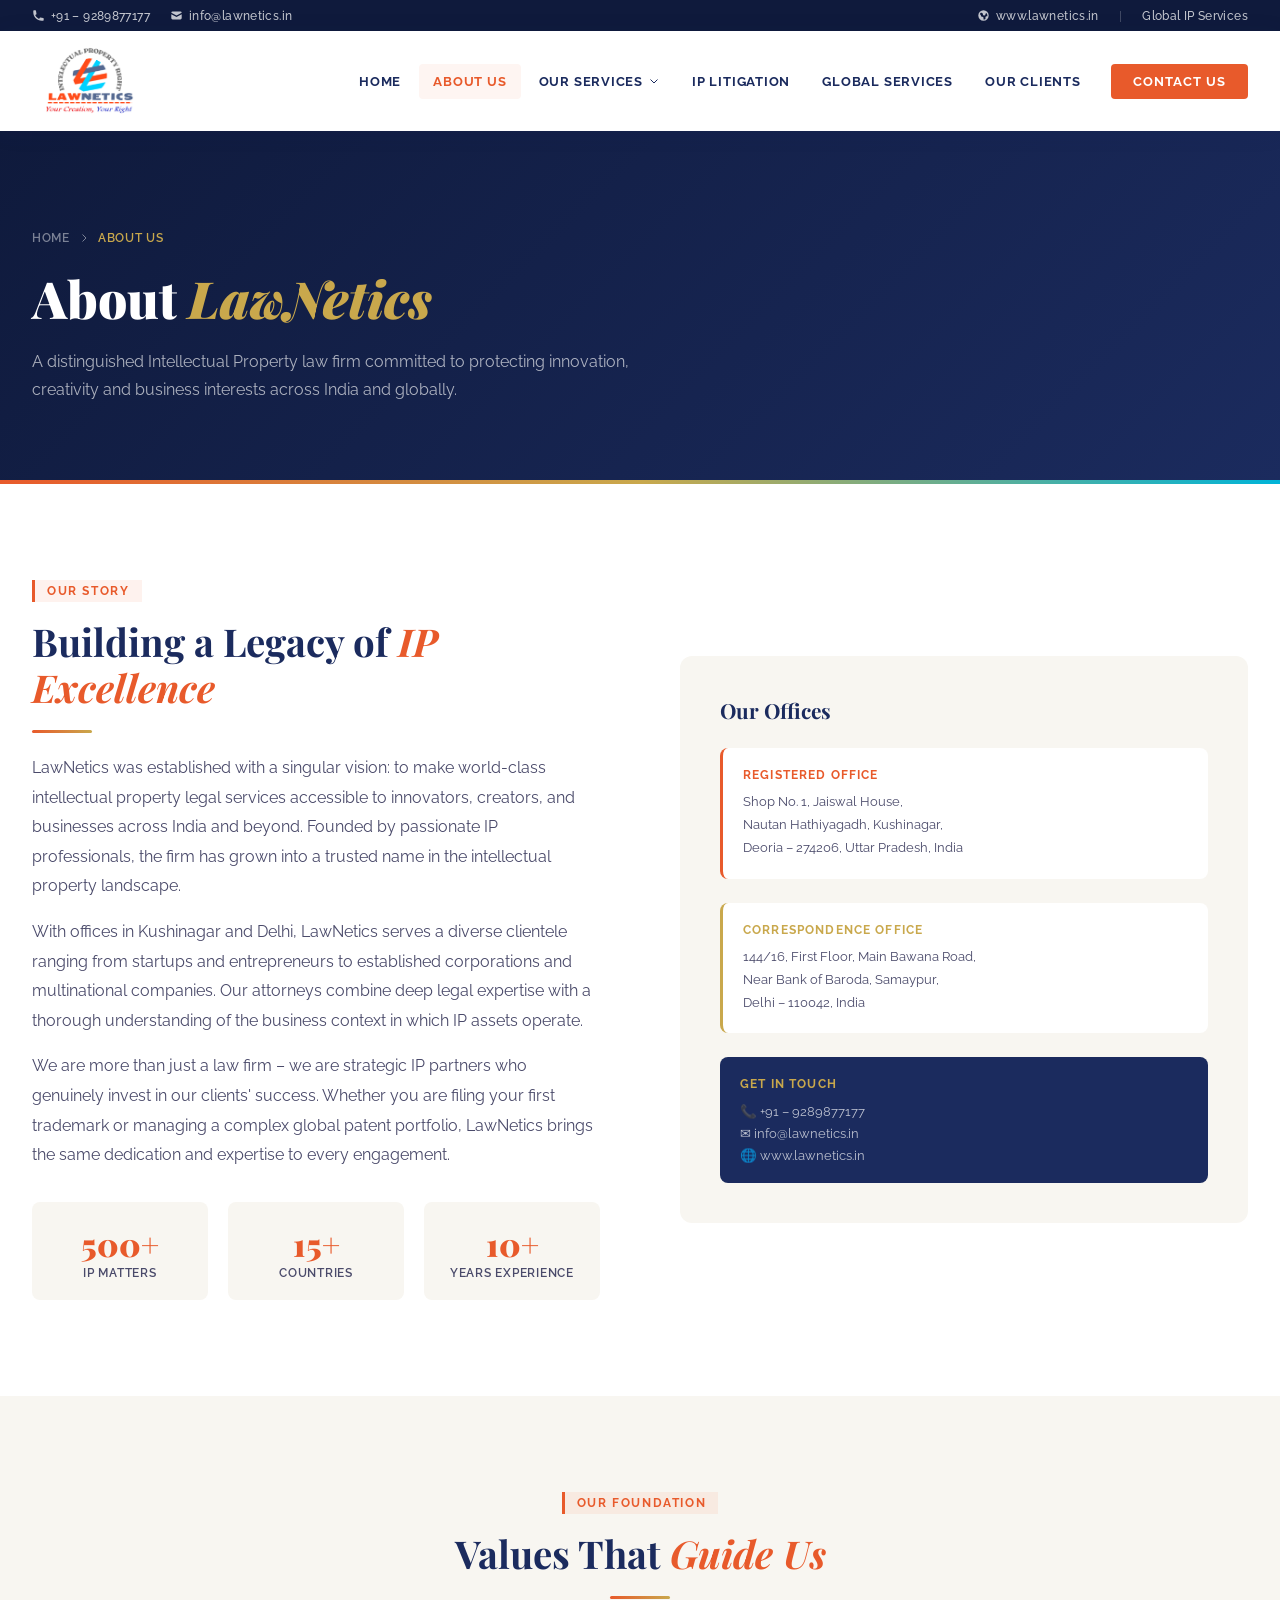
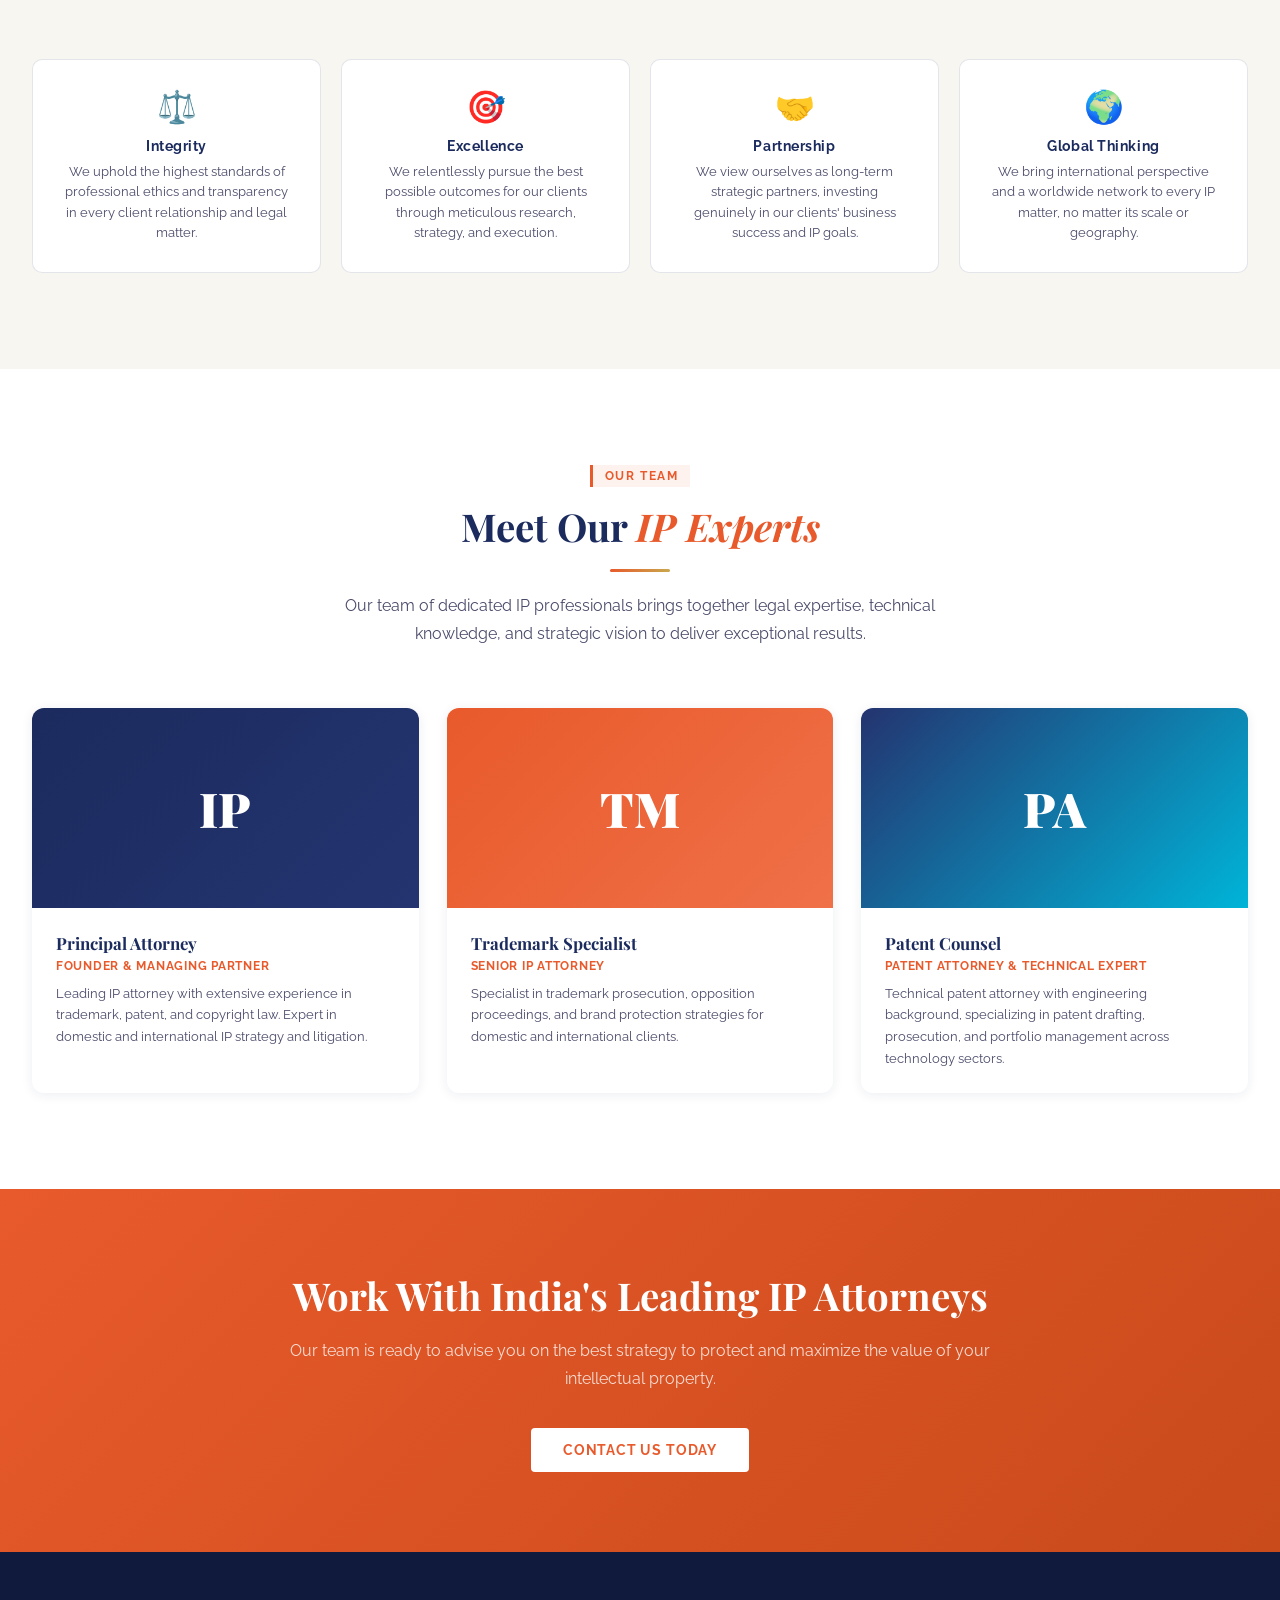
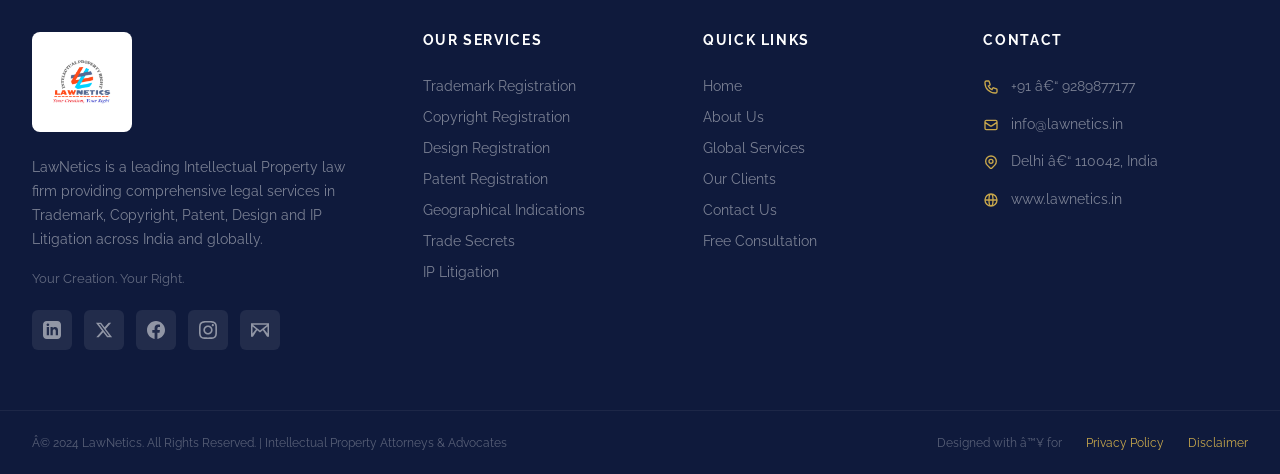
<file: about.html>
﻿<!DOCTYPE html>
<html lang="en">

<head>
  <meta name="google-site-verification" content="eew-2YPhOJBOebMndsCwSZj5D-81QFe-ZEsrE2IcGGk" />
  <meta charset="UTF-8">
  <meta name="viewport" content="width=device-width, initial-scale=1.0">
  <title>About LawNetics – Our Firm, Mission & IP Experts</title>
  <meta name="description"
    content="Learn about LawNetics, a distinguished Intellectual Property law firm committed to protecting innovation and creativity across India and globally.">
  <link rel="preconnect" href="https://fonts.googleapis.com">
  <link rel="preconnect" href="https://fonts.gstatic.com" crossorigin>
  <link
    href="https://fonts.googleapis.com/css2?family=Playfair+Display:ital,wght@0,400;0,600;0,700;0,900;1,400;1,600&family=Raleway:wght@300;400;500;600;700;800&family=Libre+Baskerville:ital,wght@0,400;0,700;1,400&display=swap"
    rel="stylesheet">
  <link rel="stylesheet" href="css/style.css">
</head>

<body>

  <!-- TOP BAR -->
  <div class="topbar">
    <div class="topbar-inner">
      <div class="topbar-left">
        <div class="topbar-item">
          <svg fill="currentColor" viewBox="0 0 20 20">
            <path
              d="M2 3a1 1 0 011-1h2.153a1 1 0 01.986.836l.74 4.435a1 1 0 01-.54 1.06l-1.548.773a11.037 11.037 0 006.105 6.105l.774-1.548a1 1 0 011.059-.54l4.435.74a1 1 0 01.836.986V17a1 1 0 01-1 1h-2C7.82 18 2 12.18 2 5V3z" />
          </svg>
          <a href="tel:+919289877177">+91 – 9289877177</a>
        </div>
        <div class="topbar-item">
          <svg fill="currentColor" viewBox="0 0 20 20">
            <path d="M2.003 5.884L10 9.882l7.997-3.998A2 2 0 0016 4H4a2 2 0 00-1.997 1.884z" />
            <path d="M18 8.118l-8 4-8-4V14a2 2 0 002 2h12a2 2 0 002-2V8.118z" />
          </svg>
          <a href="mailto:info@lawnetics.in">info@lawnetics.in</a>
        </div>
      </div>
      <div class="topbar-right">
        <div class="topbar-item">
          <svg fill="currentColor" viewBox="0 0 20 20">
            <path fill-rule="evenodd"
              d="M10 18a8 8 0 100-16 8 8 0 000 16zM4.332 8.027a6.012 6.012 0 011.912-2.706C6.512 5.73 6.974 6 7.5 6A1.5 1.5 0 019 7.5V8a2 2 0 004 0 2 2 0 011.523-1.943A5.977 5.977 0 0116 10c0 .34-.028.675-.083 1H15a2 2 0 00-2 2v2.197A5.973 5.973 0 0110 16v-2a2 2 0 00-2-2 2 2 0 01-2-2 2 2 0 00-1.668-1.973z"
              clip-rule="evenodd" />
          </svg>
          <a href="http://www.lawnetics.in" target="_blank">www.lawnetics.in</a>
        </div>
        <span style="opacity:0.3">|</span>
        <span>Global IP Services</span>
      </div>
    </div>
  </div>

  <!-- HEADER -->
  <header>
    <div class="header-inner">
      <div class="logo-wrap" onclick="showPage('home')" style="cursor:pointer">
        <img src="images/logo.png" alt="LawNetics Logo">
      </div>
      <nav>
        <div class="nav-item"><a href="index.html" class="nav-link">Home</a></div>
        <div class="nav-item"><a href="about.html" class="nav-link active">About Us</a></div>
        <div class="nav-item">
          <span class="nav-link">Our Services <svg fill="none" stroke="currentColor" stroke-width="2"
              viewBox="0 0 24 24">
              <path d="M19 9l-7 7-7-7" />
            </svg></span>
          <div class="dropdown">
            <a href="trademark.html" class="dropdown-link">Trademark Registration</a>
            <a href="copyright.html" class="dropdown-link">Copyright Registration</a>
            <a href="design.html" class="dropdown-link">Design Registration</a>
            <a href="patent.html" class="dropdown-link">Patent Registration</a>
            <a href="gi.html" class="dropdown-link">Geographical Indications</a>
            <a href="trade-secret.html" class="dropdown-link">Trade Secrets</a>
          </div>
        </div>
        <div class="nav-item"><a href="litigation.html" class="nav-link">IP Litigation</a></div>
        <div class="nav-item"><a href="global.html" class="nav-link">Global Services</a></div>
        <div class="nav-item"><a href="clients.html" class="nav-link">Our Clients</a></div>
        <a href="contact.html" class="nav-cta">Contact Us</a>
      </nav>
      <div class="hamburger" onclick="toggleMobileNav()">
        <span></span>
        <span></span>
        <span></span>
      </div>
    </div>
  </header>

  <!-- MOBILE NAV -->
  <div class="mobile-nav" id="mobileNav">
    <button class="mobile-close" onclick="toggleMobileNav()">✕</button>
    <a href="index.html" class="mobile-nav-link">Home</a>
    <a href="about.html" class="mobile-nav-link active">About Us</a>
    <span class="mobile-nav-link">Our Services</span>
    <div class="mobile-nav-sub">
      <a href="trademark.html" class="mobile-nav-link">Trademark Registration</a>
      <a href="copyright.html" class="mobile-nav-link">Copyright Registration</a>
      <a href="design.html" class="mobile-nav-link">Design Registration</a>
      <a href="patent.html" class="mobile-nav-link">Patent Registration</a>
      <a href="gi.html" class="mobile-nav-link">Geographical Indications</a>
      <a href="trade-secret.html" class="mobile-nav-link">Trade Secrets</a>
    </div>
    <a href="litigation.html" class="mobile-nav-link">IP Litigation</a>
    <a href="global.html" class="mobile-nav-link">Global Services</a>
    <a href="clients.html" class="mobile-nav-link">Our Clients</a>
    <a href="contact.html" class="mobile-nav-link">Contact Us</a>
  </div>

  <!-- ABOUT PAGE CONTENT -->
  <div id="page-about">
    <div class="page-hero">
      <div class="page-hero-inner">
        <div class="breadcrumb">Home <svg fill="none" stroke="currentColor" stroke-width="2" viewBox="0 0 24 24">
            <path d="M9 5l7 7-7 7" />
          </svg> <span>About Us</span></div>
        <h1>About <em style="color:var(--gold);font-style:italic">LawNetics</em></h1>
        <p>A distinguished Intellectual Property law firm committed to protecting innovation, creativity and business
          interests across India and globally.</p>
      </div>
    </div>
    <section>
      <div class="section-inner">
        <div class="about-grid">
          <div class="fade-in">
            <div class="section-label">Our Story</div>
            <h2 class="section-title">Building a Legacy of <em>IP Excellence</em></h2>
            <div class="divider"></div>
            <p style="color:var(--text-mid);line-height:1.85;margin-bottom:16px;">LawNetics was established with a
              singular vision: to make world-class intellectual property legal services accessible to innovators,
              creators, and businesses across India and beyond. Founded by passionate IP professionals, the firm has
              grown into a trusted name in the intellectual property landscape.</p>
            <p style="color:var(--text-mid);line-height:1.85;margin-bottom:16px;">With offices in Kushinagar and Delhi,
              LawNetics serves a diverse clientele ranging from startups and entrepreneurs to established corporations
              and multinational companies. Our attorneys combine deep legal expertise with a thorough understanding of
              the business context in which IP assets operate.</p>
            <p style="color:var(--text-mid);line-height:1.85;margin-bottom:32px;">We are more than just a law firm – we
              are strategic IP partners who genuinely invest in our clients' success. Whether you are filing your first
              trademark or managing a complex global patent portfolio, LawNetics brings the same dedication and
              expertise to every engagement.</p>
            <div style="display:grid;grid-template-columns:repeat(3,1fr);gap:20px;margin-top:32px;">
              <div style="text-align:center;padding:20px;background:var(--off-white);border-radius:8px;">
                <div style="font-family:'Playfair Display',serif;font-size:2rem;font-weight:900;color:var(--orange)">
                  500+</div>
                <div
                  style="font-size:0.78rem;font-weight:600;color:var(--text-mid);text-transform:uppercase;letter-spacing:0.06em">
                  IP Matters</div>
              </div>
              <div style="text-align:center;padding:20px;background:var(--off-white);border-radius:8px;">
                <div style="font-family:'Playfair Display',serif;font-size:2rem;font-weight:900;color:var(--orange)">15+
                </div>
                <div
                  style="font-size:0.78rem;font-weight:600;color:var(--text-mid);text-transform:uppercase;letter-spacing:0.06em">
                  Countries</div>
              </div>
              <div style="text-align:center;padding:20px;background:var(--off-white);border-radius:8px;">
                <div style="font-family:'Playfair Display',serif;font-size:2rem;font-weight:900;color:var(--orange)">10+
                </div>
                <div
                  style="font-size:0.78rem;font-weight:600;color:var(--text-mid);text-transform:uppercase;letter-spacing:0.06em">
                  Years Experience</div>
              </div>
            </div>
          </div>
          <div class="fade-in" style="background:var(--off-white);border-radius:12px;padding:40px;">
            <h3 style="font-family:'Playfair Display',serif;font-size:1.3rem;color:var(--navy);margin-bottom:24px;">Our
              Offices</h3>
            <div
              style="margin-bottom:24px;padding:20px;background:var(--white);border-radius:8px;border-left:3px solid var(--orange);">
              <div
                style="font-size:0.72rem;font-weight:700;letter-spacing:0.1em;text-transform:uppercase;color:var(--orange);margin-bottom:8px;">
                Registered Office</div>
              <p style="font-size:0.84rem;color:var(--text-mid);line-height:1.7;">Shop No. 1, Jaiswal House,<br>Nautan
                Hathiyagadh, Kushinagar,<br>Deoria – 274206, Uttar Pradesh, India</p>
            </div>
            <div
              style="margin-bottom:24px;padding:20px;background:var(--white);border-radius:8px;border-left:3px solid var(--gold);">
              <div
                style="font-size:0.72rem;font-weight:700;letter-spacing:0.1em;text-transform:uppercase;color:var(--gold);margin-bottom:8px;">
                Correspondence Office</div>
              <p style="font-size:0.84rem;color:var(--text-mid);line-height:1.7;">144/16, First Floor, Main Bawana
                Road,<br>Near Bank of Baroda, Samaypur,<br>Delhi – 110042, India</p>
            </div>
            <div style="padding:20px;background:var(--navy);border-radius:8px;color:white;">
              <div
                style="font-size:0.72rem;font-weight:700;letter-spacing:0.1em;text-transform:uppercase;color:var(--gold);margin-bottom:12px;">
                Get in Touch</div>
              <p style="font-size:0.84rem;color:rgba(255,255,255,0.7);margin-bottom:6px;">📞 +91 – 9289877177</p>
              <p style="font-size:0.84rem;color:rgba(255,255,255,0.7);margin-bottom:6px;">✉ info@lawnetics.in</p>
              <p style="font-size:0.84rem;color:rgba(255,255,255,0.7);">🌐 www.lawnetics.in</p>
            </div>
          </div>
        </div>
      </div>
    </section>

    <section style="background:var(--off-white)">
      <div class="section-inner">
        <div class="section-head center fade-in">
          <div class="section-label">Our Foundation</div>
          <h2 class="section-title">Values That <em>Guide Us</em></h2>
          <div class="divider center"></div>
        </div>
        <div class="values-grid">
          <div class="value-card fade-in">
            <div class="value-icon">⚖️</div>
            <h4>Integrity</h4>
            <p>We uphold the highest standards of professional ethics and transparency in every client relationship and
              legal matter.</p>
          </div>
          <div class="value-card fade-in">
            <div class="value-icon">🎯</div>
            <h4>Excellence</h4>
            <p>We relentlessly pursue the best possible outcomes for our clients through meticulous research, strategy,
              and execution.</p>
          </div>
          <div class="value-card fade-in">
            <div class="value-icon">🤝</div>
            <h4>Partnership</h4>
            <p>We view ourselves as long-term strategic partners, investing genuinely in our clients' business success
              and IP goals.</p>
          </div>
          <div class="value-card fade-in">
            <div class="value-icon">🌍</div>
            <h4>Global Thinking</h4>
            <p>We bring international perspective and a worldwide network to every IP matter, no matter its scale or
              geography.</p>
          </div>
        </div>
      </div>
    </section>

    <section>
      <div class="section-inner">
        <div class="section-head center fade-in">
          <div class="section-label">Our Team</div>
          <h2 class="section-title">Meet Our <em>IP Experts</em></h2>
          <div class="divider center"></div>
          <p class="section-sub">Our team of dedicated IP professionals brings together legal expertise, technical
            knowledge, and strategic vision to deliver exceptional results.</p>
        </div>
        <div class="team-grid">
          <div class="team-card fade-in">
            <div class="team-img">IP</div>
            <div class="team-info">
              <h3>Principal Attorney</h3>
              <div class="role">Founder & Managing Partner</div>
              <p>Leading IP attorney with extensive experience in trademark, patent, and copyright law. Expert in
                domestic and international IP strategy and litigation.</p>
            </div>
          </div>
          <div class="team-card fade-in">
            <div class="team-img" style="background:linear-gradient(135deg,var(--orange),var(--orange-light))">TM</div>
            <div class="team-info">
              <h3>Trademark Specialist</h3>
              <div class="role">Senior IP Attorney</div>
              <p>Specialist in trademark prosecution, opposition proceedings, and brand protection strategies for
                domestic and international clients.</p>
            </div>
          </div>
          <div class="team-card fade-in">
            <div class="team-img" style="background:linear-gradient(135deg,var(--navy-mid),var(--cyan))">PA</div>
            <div class="team-info">
              <h3>Patent Counsel</h3>
              <div class="role">Patent Attorney & Technical Expert</div>
              <p>Technical patent attorney with engineering background, specializing in patent drafting, prosecution,
                and portfolio management across technology sectors.</p>
            </div>
          </div>
        </div>
      </div>
    </section>
    <div class="cta-section">
      <div class="cta-inner">
        <h2>Work With India's Leading IP Attorneys</h2>
        <p>Our team is ready to advise you on the best strategy to protect and maximize the value of your intellectual
          property.</p>
        <a href="contact.html" class="btn-white">Contact Us Today</a>
      </div>
    </div>
  </div>

      <!-- FOOTER -->
  <footer>
    <div class="footer-top">
      <div class="footer-grid">
        <div class="footer-brand">
          <div class="footer-logo-box">
            <img src="images/logo.png" alt="LawNetics Logo">
          </div>
          <p>LawNetics is a leading Intellectual Property law firm providing comprehensive legal services in Trademark,
            Copyright, Patent, Design and IP Litigation across India and globally.</p>
          <div class="footer-tagline">Your Creation. Your Right.</div>
          <div class="footer-social">
            <a class="social-btn" href="https://linkedin.com/in/lawneticsip" title="LinkedIn">
              <svg viewBox="0 0 24 24"><path d="M19 0h-14c-2.761 0-5 2.239-5 5v14c0 2.761 2.239 5 5 5h14c2.762 0 5-2.239 5-5v-14c0-2.761-2.238-5-5-5zm-11 19h-3v-11h3v11zm-1.5-12.268c-.966 0-1.75-.79-1.75-1.764s.784-1.764 1.75-1.764 1.75.79 1.75 1.764-.783 1.764-1.75 1.764zm13.5 12.268h-3v-5.604c0-3.368-4-3.113-4 0v5.604h-3v-11h3v1.765c1.396-2.586 7-2.777 7 2.476v6.759z"/></svg>
            </a>
            <a class="social-btn" href="https://x.com/LawNeticsIP" title="Twitter">
              <svg viewBox="0 0 24 24"><path d="M18.244 2.25h3.308l-7.227 8.26 8.502 11.24H16.17l-5.214-6.817L4.99 21.75H1.68l7.73-8.835L1.254 2.25H8.08l4.713 6.231zm-1.161 17.52h1.833L7.084 4.126H5.117z"/></svg>
            </a>
            <a class="social-btn" href="https://www.facebook.com/share/1Aun7wYgu8/" title="Facebook">
              <svg viewBox="0 0 24 24"><path d="M24 12.073c0-6.627-5.373-12-12-12s-12 5.373-12 12c0 5.99 4.388 10.954 10.125 11.854v-8.385H7.078v-3.469h3.047V9.43c0-3.007 1.792-4.669 4.533-4.669 1.312 0 2.686.235 2.686.235v2.953H15.83c-1.491 0-1.956.925-1.956 1.874v2.25h3.328l-.532 3.469h-2.796v8.385C19.612 23.027 24 18.062 24 12.073z"/></svg>
            </a>
            <a class="social-btn" href="https://www.instagram.com/lawnetics?igsh=MTUwb3ZobTV1Z3BsaA==" title="Instagram">
              <svg viewBox="0 0 24 24"><path d="M12 2.163c3.204 0 3.584.012 4.85.07 3.252.148 4.771 1.691 4.919 4.919.058 1.265.069 1.645.069 4.849 0 3.205-.012 3.584-.069 4.849-.149 3.225-1.664 4.771-4.919 4.919-1.266.058-1.644.07-4.85.07-3.204 0-3.584-.012-4.849-.07-3.26-.149-4.771-1.699-4.919-4.92-.058-1.265-.07-1.644-.07-4.849 0-3.204.013-3.583.07-4.849.149-3.227 1.664-4.771 4.919-4.919 1.266-.057 1.645-.069 4.849-.069zm0-2.163c-3.259 0-3.667.014-4.947.072-4.358.2-6.78 2.618-6.98 6.98-.059 1.281-.073 1.689-.073 4.948 0 3.259.014 3.668.072 4.948.2 4.358 2.618 6.78 6.98 6.98 1.281.058 1.689.072 4.948.072 3.259 0 3.668-.014 4.948-.072 4.354-.2 6.782-2.618 6.979-6.98.059-1.28.073-1.689.073-4.948 0-3.259-.014-3.667-.072-4.947-.196-4.354-2.617-6.78-6.979-6.98-1.281-.059-1.69-.073-4.949-.073zm0 5.838c-3.403 0-6.162 2.759-6.162 6.162s2.759 6.163 6.162 6.163 6.162-2.759 6.162-6.163-2.759-6.162-6.162-6.162zm0 10.162c-2.209 0-4-1.79-4-4 0-2.209 1.791-4 4-4s4 1.791 4 4c0 2.21-1.791 4-4 4zm6.406-11.845c-.796 0-1.441.645-1.441 1.44s.645 1.44 1.441 1.44c.795 0 1.439-.645 1.439-1.44s-.644-1.44-1.439-1.44z"/></svg>
            </a>
            <a class="social-btn" href="mailto:info@lawnetics.in" title="Email">
              <svg viewBox="0 0 24 24"><path d="M0 3v18h24v-18h-24zm6.623 7.929l-4.623 5.712v-9.458l4.623 3.746zm-4.141-5.929h19.035l-9.517 7.713-9.518-7.713zm5.694 7.188l3.824 3.099l3.83-3.104 5.612 8.818h-18.895l5.629-8.813zm9.201-1.259l4.623-3.746v9.458l-4.623-5.712z"/></svg>
            </a>
          </div>
        </div>

        <div class="footer-col">
          <h4>Our Services</h4>
          <ul>
            <li><a href="trademark.html">Trademark Registration</a></li>
            <li><a href="copyright.html">Copyright Registration</a></li>
            <li><a href="design.html">Design Registration</a></li>
            <li><a href="patent.html">Patent Registration</a></li>
            <li><a href="gi.html">Geographical Indications</a></li>
            <li><a href="trade-secret.html">Trade Secrets</a></li>
            <li><a href="litigation.html">IP Litigation</a></li>
          </ul>
        </div>

        <div class="footer-col">
          <h4>Quick Links</h4>
          <ul>
            <li><a href="index.html">Home</a></li>
            <li><a href="about.html">About Us</a></li>
            <li><a href="global.html">Global Services</a></li>
            <li><a href="clients.html">Our Clients</a></li>
            <li><a href="contact.html">Contact Us</a></li>
            <li><a href="contact.html">Free Consultation</a></li>
          </ul>
        </div>

        <div class="footer-col">
          <h4>Contact</h4>
          <div class="footer-contact">
            <div class="footer-contact-item">
              <svg fill="none" stroke="currentColor" stroke-width="2" viewBox="0 0 24 24">
                <path
                  d="M3 5a2 2 0 012-2h3.28a1 1 0 01.948.684l1.498 4.493a1 1 0 01-.502 1.21l-2.257 1.13a11.042 11.042 0 005.516 5.516l1.13-2.257a1 1 0 011.21-.502l4.493 1.498a1 1 0 01.684.949V19a2 2 0 01-2 2h-1C9.716 21 3 14.284 3 6V5z" />
              </svg>
              <span>+91 â€“ 9289877177</span>
            </div>
            <div class="footer-contact-item">
              <svg fill="none" stroke="currentColor" stroke-width="2" viewBox="0 0 24 24">
                <path d="M3 8l7.89 5.26a2 2 0 002.22 0L21 8M5 19h14a2 2 0 002-2V7a2 2 0 00-2-2H5a2 2 0 00-2 2v10a2 2 0 002 2z" />
              </svg>
              <span>info@lawnetics.in</span>
            </div>
            <div class="footer-contact-item">
              <svg fill="none" stroke="currentColor" stroke-width="2" viewBox="0 0 24 24">
                <path d="M17.657 16.657L13.414 20.9a1.998 1.998 0 01-2.827 0l-4.244-4.243a8 8 0 1111.314 0z" />
                <path d="M15 11a3 3 0 11-6 0 3 3 0 016 0z" />
              </svg>
              <span>Delhi â€“ 110042, India</span>
            </div>
            <div class="footer-contact-item">
              <svg fill="none" stroke="currentColor" stroke-width="2" viewBox="0 0 24 24">
                <path
                  d="M21 12a9 9 0 01-9 9m9-9a9 9 0 00-9-9m9 9H3m9 9a9 9 0 01-9-9m9 9c1.657 0 3-4.03 3-9s-1.343-9-3-9m0 18c-1.657 0-3-4.03-3-9s1.343-9 3-9m-9 9a9 9 0 019-9" />
              </svg>
              <span>www.lawnetics.in</span>
            </div>
          </div>
        </div>
      </div>
    </div>

    <div class="footer-bottom">
      <div class="footer-bottom-inner">
        <p>Â© 2024 LawNetics. All Rights Reserved. | Intellectual Property Attorneys & Advocates</p>
        <div class="footer-bottom-links">
          <span>Designed with â™¥ for</span>
          <a href="#">Privacy Policy</a>
          <a href="#">Disclaimer</a>
        </div>
      </div>
    </div>
  </footer>

  <script src="js/main.js"></script>
</body>

</html>
</file>
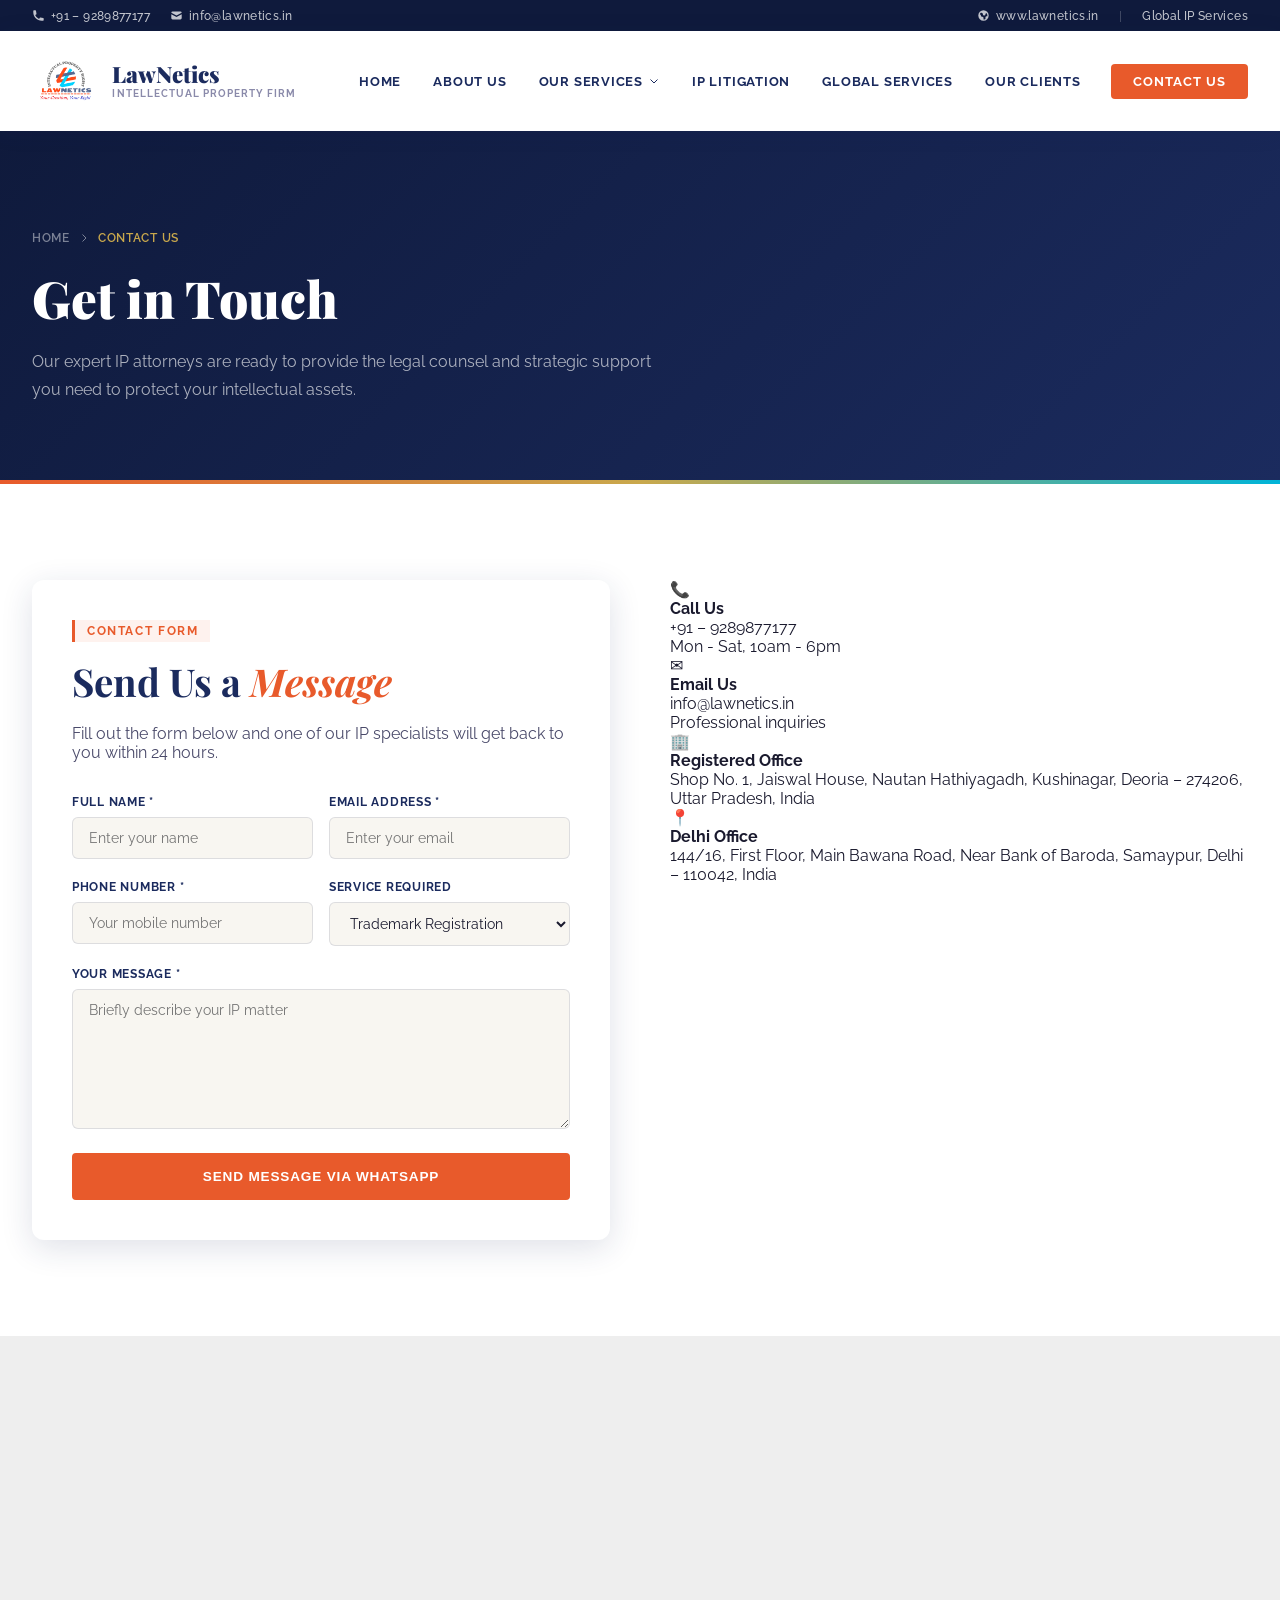
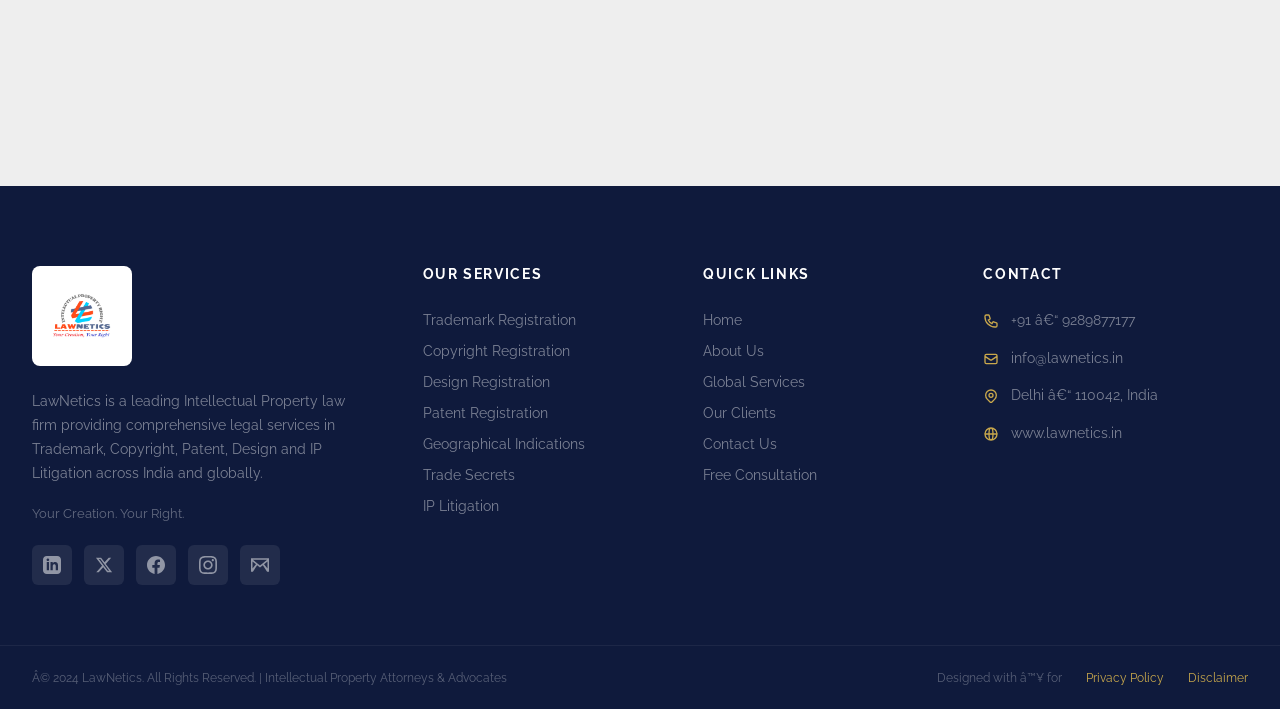
<file: contact.html>
﻿<!DOCTYPE html>
<html lang="en">

<head>
  <meta name="google-site-verification" content="eew-2YPhOJBOebMndsCwSZj5D-81QFe-ZEsrE2IcGGk" />
  <meta charset="UTF-8">
  <meta name="viewport" content="width=device-width, initial-scale=1.0">
  <title>Contact Us – Free IP Consultation | LawNetics</title>
  <meta name="description"
    content="Get in touch with LawNetics for expert legal counsel on intellectual property matters. Offices in Delhi and Kushinagar. Free initial consultation available.">
  <link rel="preconnect" href="https://fonts.googleapis.com">
  <link rel="preconnect" href="https://fonts.gstatic.com" crossorigin>
  <link
    href="https://fonts.googleapis.com/css2?family=Playfair+Display:ital,wght@0,400;0,600;0,700;0,900;1,400;1,600&family=Raleway:wght@300;400;500;600;700;800&family=Libre+Baskerville:ital,wght@0,400;0,700;1,400&display=swap"
    rel="stylesheet">
  <link rel="stylesheet" href="css/style.css">
</head>

<body>

  <!-- TOP BAR -->
  <div class="topbar">
    <div class="topbar-inner">
      <div class="topbar-left">
        <div class="topbar-item">
          <svg fill="currentColor" viewBox="0 0 20 20">
            <path
              d="M2 3a1 1 0 011-1h2.153a1 1 0 01.986.836l.74 4.435a1 1 0 01-.54 1.06l-1.548.773a11.037 11.037 0 006.105 6.105l.774-1.548a1 1 0 011.059-.54l4.435.74a1 1 0 01.836.986V17a1 1 0 01-1 1h-2C7.82 18 2 12.18 2 5V3z" />
          </svg>
          <a href="tel:+919289877177">+91 – 9289877177</a>
        </div>
        <div class="topbar-item">
          <svg fill="currentColor" viewBox="0 0 20 20">
            <path d="M2.003 5.884L10 9.882l7.997-3.998A2 2 0 0016 4H4a2 2 0 00-1.997 1.884z" />
            <path d="M18 8.118l-8 4-8-4V14a2 2 0 002 2h12a2 2 0 002-2V8.118z" />
          </svg>
          <a href="mailto:info@lawnetics.in">info@lawnetics.in</a>
        </div>
      </div>
      <div class="topbar-right">
        <div class="topbar-item">
          <svg fill="currentColor" viewBox="0 0 20 20">
            <path fill-rule="evenodd"
              d="M10 18a8 8 0 100-16 8 8 0 000 16zM4.332 8.027a6.012 6.012 0 011.912-2.706C6.512 5.73 6.974 6 7.5 6A1.5 1.5 0 019 7.5V8a2 2 0 004 0 2 2 0 011.523-1.943A5.977 5.977 0 0116 10c0 .34-.028.675-.083 1H15a2 2 0 00-2 2v2.197A5.973 5.973 0 0110 16v-2a2 2 0 00-2-2 2 2 0 01-2-2 2 2 0 00-1.668-1.973z"
              clip-rule="evenodd" />
          </svg>
          <a href="http://www.lawnetics.in" target="_blank">www.lawnetics.in</a>
        </div>
        <span style="opacity:0.3">|</span>
        <span>Global IP Services</span>
      </div>
    </div>
  </div>

  <!-- HEADER -->
  <header>
    <div class="header-inner">
      <div class="logo-wrap">
        <img src="images/logo.png" alt="LawNetics Logo" style="height:50px;width:auto;">
        <div style="margin-left:12px">
          <div
            style="font-family:'Playfair Display',serif;font-weight:900;font-size:1.4rem;color:var(--navy);line-height:1">
            LawNetics</div>
          <div
            style="font-size:0.65rem;font-weight:700;color:var(--text-light);letter-spacing:0.1em;text-transform:uppercase;margin-top:2px">
            Intellectual Property Firm</div>
        </div>
      </div>
      <nav>
        <div class="nav-item"><a href="index.html" class="nav-link">Home</a></div>
        <div class="nav-item"><a href="about.html" class="nav-link">About Us</a></div>
        <div class="nav-item">
          <span class="nav-link">Our Services <svg fill="none" stroke="currentColor" stroke-width="2"
              viewBox="0 0 24 24">
              <path d="M19 9l-7 7-7-7" />
            </svg></span>
          <div class="dropdown">
            <a href="trademark.html" class="dropdown-link">Trademark Registration</a>
            <a href="copyright.html" class="dropdown-link">Copyright Registration</a>
            <a href="design.html" class="dropdown-link">Design Registration</a>
            <a href="patent.html" class="dropdown-link">Patent Registration</a>
            <a href="gi.html" class="dropdown-link">Geographical Indications</a>
            <a href="trade-secret.html" class="dropdown-link">Trade Secrets</a>
          </div>
        </div>
        <div class="nav-item"><a href="litigation.html" class="nav-link">IP Litigation</a></div>
        <div class="nav-item"><a href="global.html" class="nav-link">Global Services</a></div>
        <div class="nav-item"><a href="clients.html" class="nav-link">Our Clients</a></div>
        <a href="contact.html" class="nav-cta">Contact Us</a>
      </nav>
      <div class="hamburger" onclick="toggleMobileNav()">
        <span></span>
        <span></span>
        <span></span>
      </div>
    </div>
  </header>

  <!-- MOBILE NAV -->
  <div class="mobile-nav" id="mobileNav">
    <button class="mobile-close" onclick="toggleMobileNav()">✕</button>
    <a href="index.html" class="mobile-nav-link">Home</a>
    <a href="about.html" class="mobile-nav-link">About Us</a>
    <span class="mobile-nav-link">Our Services</span>
    <div class="mobile-nav-sub">
      <a href="trademark.html" class="mobile-nav-link">Trademark Registration</a>
      <a href="copyright.html" class="mobile-nav-link">Copyright Registration</a>
      <a href="design.html" class="mobile-nav-link">Design Registration</a>
      <a href="patent.html" class="mobile-nav-link">Patent Registration</a>
      <a href="gi.html" class="mobile-nav-link">Geographical Indications</a>
      <a href="trade-secret.html" class="mobile-nav-link">Trade Secrets</a>
    </div>
    <a href="litigation.html" class="mobile-nav-link">IP Litigation</a>
    <a href="global.html" class="mobile-nav-link">Global Services</a>
    <a href="clients.html" class="mobile-nav-link">Our Clients</a>
    <a href="contact.html" class="mobile-nav-link active">Contact Us</a>
  </div>

  <!-- CONTACT PAGE CONTENT -->
  <div id="page-contact">
    <div class="page-hero">
      <div class="page-hero-inner">
        <div class="breadcrumb">Home <svg fill="none" stroke="currentColor" stroke-width="2" viewBox="0 0 24 24">
            <path d="M9 5l7 7-7 7" />
          </svg> <span>Contact Us</span></div>
        <h1>Get in Touch</h1>
        <p>Our expert IP attorneys are ready to provide the legal counsel and strategic support you need to protect your
          intellectual assets.</p>
      </div>
    </div>
    <section>
      <div class="section-inner">
        <div class="contact-grid">
          <div class="contact-form-wrap fade-in">
            <div class="section-label">Contact Form</div>
            <h2 class="section-title">Send Us a <em>Message</em></h2>
            <p style="color:var(--text-mid);margin-bottom:32px;">Fill out the form below and one of our IP specialists
              will get back to you within 24 hours.</p>
            <form id="contactForm" class="contact-form">
              <div class="form-row">
                <div class="form-group">
                  <label>Full Name *</label>
                  <input type="text" name="name" placeholder="Enter your name" required>
                </div>
                <div class="form-group">
                  <label>Email Address *</label>
                  <input type="email" name="email" placeholder="Enter your email" required>
                </div>
              </div>
              <div class="form-row">
                <div class="form-group">
                  <label>Phone Number *</label>
                  <input type="tel" name="phone" placeholder="Your mobile number" required>
                </div>
                <div class="form-group">
                  <label>Service Required</label>
                  <select name="service">
                    <option>Trademark Registration</option>
                    <option>Copyright Registration</option>
                    <option>Design Registration</option>
                    <option>Patent Registration</option>
                    <option>IP Litigation</option>
                    <option>Global IP Services</option>
                    <option>Others</option>
                  </select>
                </div>
              </div>
              <div class="form-group">
                <label>Your Message *</label>
                <textarea name="message" rows="5" placeholder="Briefly describe your IP matter" required></textarea>
              </div>
              <button type="submit" class="btn-primary" style="width:100%;justify-content:center;">Send Message via
                WhatsApp</button>
            </form>
          </div>
          <div class="contact-info-wrap fade-in">
            <div class="info-card">
              <div class="info-icon">📞</div>
              <div class="info-body">
                <h4>Call Us</h4>
                <p>+91 – 9289877177</p>
                <span>Mon - Sat, 10am - 6pm</span>
              </div>
            </div>
            <div class="info-card">
              <div class="info-icon">✉</div>
              <div class="info-body">
                <h4>Email Us</h4>
                <p>info@lawnetics.in</p>
                <span>Professional inquiries</span>
              </div>
            </div>
            <div class="info-card">
              <div class="info-icon">🏢</div>
              <div class="info-body">
                <h4>Registered Office</h4>
                <p>Shop No. 1, Jaiswal House, Nautan Hathiyagadh, Kushinagar, Deoria – 274206, Uttar Pradesh, India</p>
              </div>
            </div>
            <div class="info-card">
              <div class="info-icon">📍</div>
              <div class="info-body">
                <h4>Delhi Office</h4>
                <p>144/16, First Floor, Main Bawana Road, Near Bank of Baroda, Samaypur, Delhi – 110042, India</p>
              </div>
            </div>
          </div>
        </div>
      </div>
    </section>
    <div style="width:100%;height:450px;background:#eee;">
      <iframe
        src="https://www.google.com/maps/embed?pb=!1m18!1m12!1m3!1d3497.6698188173456!2d77.1356!3d28.7456!2m3!1f0!2f0!3f0!3m2!1i1024!2i768!4f13.1!3m3!1m2!1s0x0%3A0x0!2zMjjCsDQ0JzQ0LjIiTiA3N8KwMDgnMDguMiJF!5e0!3m2!1sen!2sin!4v1600000000000!5m2!1sen!2sin"
        width="100%" height="100%" frameborder="0" style="border:0;" allowfullscreen="" aria-hidden="false"
        tabindex="0"></iframe>
    </div>
  </div>

      <!-- FOOTER -->
  <footer>
    <div class="footer-top">
      <div class="footer-grid">
        <div class="footer-brand">
          <div class="footer-logo-box">
            <img src="images/logo.png" alt="LawNetics Logo">
          </div>
          <p>LawNetics is a leading Intellectual Property law firm providing comprehensive legal services in Trademark,
            Copyright, Patent, Design and IP Litigation across India and globally.</p>
          <div class="footer-tagline">Your Creation. Your Right.</div>
          <div class="footer-social">
            <a class="social-btn" href="https://linkedin.com/in/lawneticsip" title="LinkedIn">
              <svg viewBox="0 0 24 24"><path d="M19 0h-14c-2.761 0-5 2.239-5 5v14c0 2.761 2.239 5 5 5h14c2.762 0 5-2.239 5-5v-14c0-2.761-2.238-5-5-5zm-11 19h-3v-11h3v11zm-1.5-12.268c-.966 0-1.75-.79-1.75-1.764s.784-1.764 1.75-1.764 1.75.79 1.75 1.764-.783 1.764-1.75 1.764zm13.5 12.268h-3v-5.604c0-3.368-4-3.113-4 0v5.604h-3v-11h3v1.765c1.396-2.586 7-2.777 7 2.476v6.759z"/></svg>
            </a>
            <a class="social-btn" href="https://x.com/LawNeticsIP" title="Twitter">
              <svg viewBox="0 0 24 24"><path d="M18.244 2.25h3.308l-7.227 8.26 8.502 11.24H16.17l-5.214-6.817L4.99 21.75H1.68l7.73-8.835L1.254 2.25H8.08l4.713 6.231zm-1.161 17.52h1.833L7.084 4.126H5.117z"/></svg>
            </a>
            <a class="social-btn" href="https://www.facebook.com/share/1Aun7wYgu8/" title="Facebook">
              <svg viewBox="0 0 24 24"><path d="M24 12.073c0-6.627-5.373-12-12-12s-12 5.373-12 12c0 5.99 4.388 10.954 10.125 11.854v-8.385H7.078v-3.469h3.047V9.43c0-3.007 1.792-4.669 4.533-4.669 1.312 0 2.686.235 2.686.235v2.953H15.83c-1.491 0-1.956.925-1.956 1.874v2.25h3.328l-.532 3.469h-2.796v8.385C19.612 23.027 24 18.062 24 12.073z"/></svg>
            </a>
            <a class="social-btn" href="https://www.instagram.com/lawnetics?igsh=MTUwb3ZobTV1Z3BsaA==" title="Instagram">
              <svg viewBox="0 0 24 24"><path d="M12 2.163c3.204 0 3.584.012 4.85.07 3.252.148 4.771 1.691 4.919 4.919.058 1.265.069 1.645.069 4.849 0 3.205-.012 3.584-.069 4.849-.149 3.225-1.664 4.771-4.919 4.919-1.266.058-1.644.07-4.85.07-3.204 0-3.584-.012-4.849-.07-3.26-.149-4.771-1.699-4.919-4.92-.058-1.265-.07-1.644-.07-4.849 0-3.204.013-3.583.07-4.849.149-3.227 1.664-4.771 4.919-4.919 1.266-.057 1.645-.069 4.849-.069zm0-2.163c-3.259 0-3.667.014-4.947.072-4.358.2-6.78 2.618-6.98 6.98-.059 1.281-.073 1.689-.073 4.948 0 3.259.014 3.668.072 4.948.2 4.358 2.618 6.78 6.98 6.98 1.281.058 1.689.072 4.948.072 3.259 0 3.668-.014 4.948-.072 4.354-.2 6.782-2.618 6.979-6.98.059-1.28.073-1.689.073-4.948 0-3.259-.014-3.667-.072-4.947-.196-4.354-2.617-6.78-6.979-6.98-1.281-.059-1.69-.073-4.949-.073zm0 5.838c-3.403 0-6.162 2.759-6.162 6.162s2.759 6.163 6.162 6.163 6.162-2.759 6.162-6.163-2.759-6.162-6.162-6.162zm0 10.162c-2.209 0-4-1.79-4-4 0-2.209 1.791-4 4-4s4 1.791 4 4c0 2.21-1.791 4-4 4zm6.406-11.845c-.796 0-1.441.645-1.441 1.44s.645 1.44 1.441 1.44c.795 0 1.439-.645 1.439-1.44s-.644-1.44-1.439-1.44z"/></svg>
            </a>
            <a class="social-btn" href="mailto:info@lawnetics.in" title="Email">
              <svg viewBox="0 0 24 24"><path d="M0 3v18h24v-18h-24zm6.623 7.929l-4.623 5.712v-9.458l4.623 3.746zm-4.141-5.929h19.035l-9.517 7.713-9.518-7.713zm5.694 7.188l3.824 3.099l3.83-3.104 5.612 8.818h-18.895l5.629-8.813zm9.201-1.259l4.623-3.746v9.458l-4.623-5.712z"/></svg>
            </a>
          </div>
        </div>

        <div class="footer-col">
          <h4>Our Services</h4>
          <ul>
            <li><a href="trademark.html">Trademark Registration</a></li>
            <li><a href="copyright.html">Copyright Registration</a></li>
            <li><a href="design.html">Design Registration</a></li>
            <li><a href="patent.html">Patent Registration</a></li>
            <li><a href="gi.html">Geographical Indications</a></li>
            <li><a href="trade-secret.html">Trade Secrets</a></li>
            <li><a href="litigation.html">IP Litigation</a></li>
          </ul>
        </div>

        <div class="footer-col">
          <h4>Quick Links</h4>
          <ul>
            <li><a href="index.html">Home</a></li>
            <li><a href="about.html">About Us</a></li>
            <li><a href="global.html">Global Services</a></li>
            <li><a href="clients.html">Our Clients</a></li>
            <li><a href="contact.html">Contact Us</a></li>
            <li><a href="contact.html">Free Consultation</a></li>
          </ul>
        </div>

        <div class="footer-col">
          <h4>Contact</h4>
          <div class="footer-contact">
            <div class="footer-contact-item">
              <svg fill="none" stroke="currentColor" stroke-width="2" viewBox="0 0 24 24">
                <path
                  d="M3 5a2 2 0 012-2h3.28a1 1 0 01.948.684l1.498 4.493a1 1 0 01-.502 1.21l-2.257 1.13a11.042 11.042 0 005.516 5.516l1.13-2.257a1 1 0 011.21-.502l4.493 1.498a1 1 0 01.684.949V19a2 2 0 01-2 2h-1C9.716 21 3 14.284 3 6V5z" />
              </svg>
              <span>+91 â€“ 9289877177</span>
            </div>
            <div class="footer-contact-item">
              <svg fill="none" stroke="currentColor" stroke-width="2" viewBox="0 0 24 24">
                <path d="M3 8l7.89 5.26a2 2 0 002.22 0L21 8M5 19h14a2 2 0 002-2V7a2 2 0 00-2-2H5a2 2 0 00-2 2v10a2 2 0 002 2z" />
              </svg>
              <span>info@lawnetics.in</span>
            </div>
            <div class="footer-contact-item">
              <svg fill="none" stroke="currentColor" stroke-width="2" viewBox="0 0 24 24">
                <path d="M17.657 16.657L13.414 20.9a1.998 1.998 0 01-2.827 0l-4.244-4.243a8 8 0 1111.314 0z" />
                <path d="M15 11a3 3 0 11-6 0 3 3 0 016 0z" />
              </svg>
              <span>Delhi â€“ 110042, India</span>
            </div>
            <div class="footer-contact-item">
              <svg fill="none" stroke="currentColor" stroke-width="2" viewBox="0 0 24 24">
                <path
                  d="M21 12a9 9 0 01-9 9m9-9a9 9 0 00-9-9m9 9H3m9 9a9 9 0 01-9-9m9 9c1.657 0 3-4.03 3-9s-1.343-9-3-9m0 18c-1.657 0-3-4.03-3-9s1.343-9 3-9m-9 9a9 9 0 019-9" />
              </svg>
              <span>www.lawnetics.in</span>
            </div>
          </div>
        </div>
      </div>
    </div>

    <div class="footer-bottom">
      <div class="footer-bottom-inner">
        <p>Â© 2024 LawNetics. All Rights Reserved. | Intellectual Property Attorneys & Advocates</p>
        <div class="footer-bottom-links">
          <span>Designed with â™¥ for</span>
          <a href="#">Privacy Policy</a>
          <a href="#">Disclaimer</a>
        </div>
      </div>
    </div>
  </footer>

  <script src="js/main.js"></script>
</body>

</html>
</file>
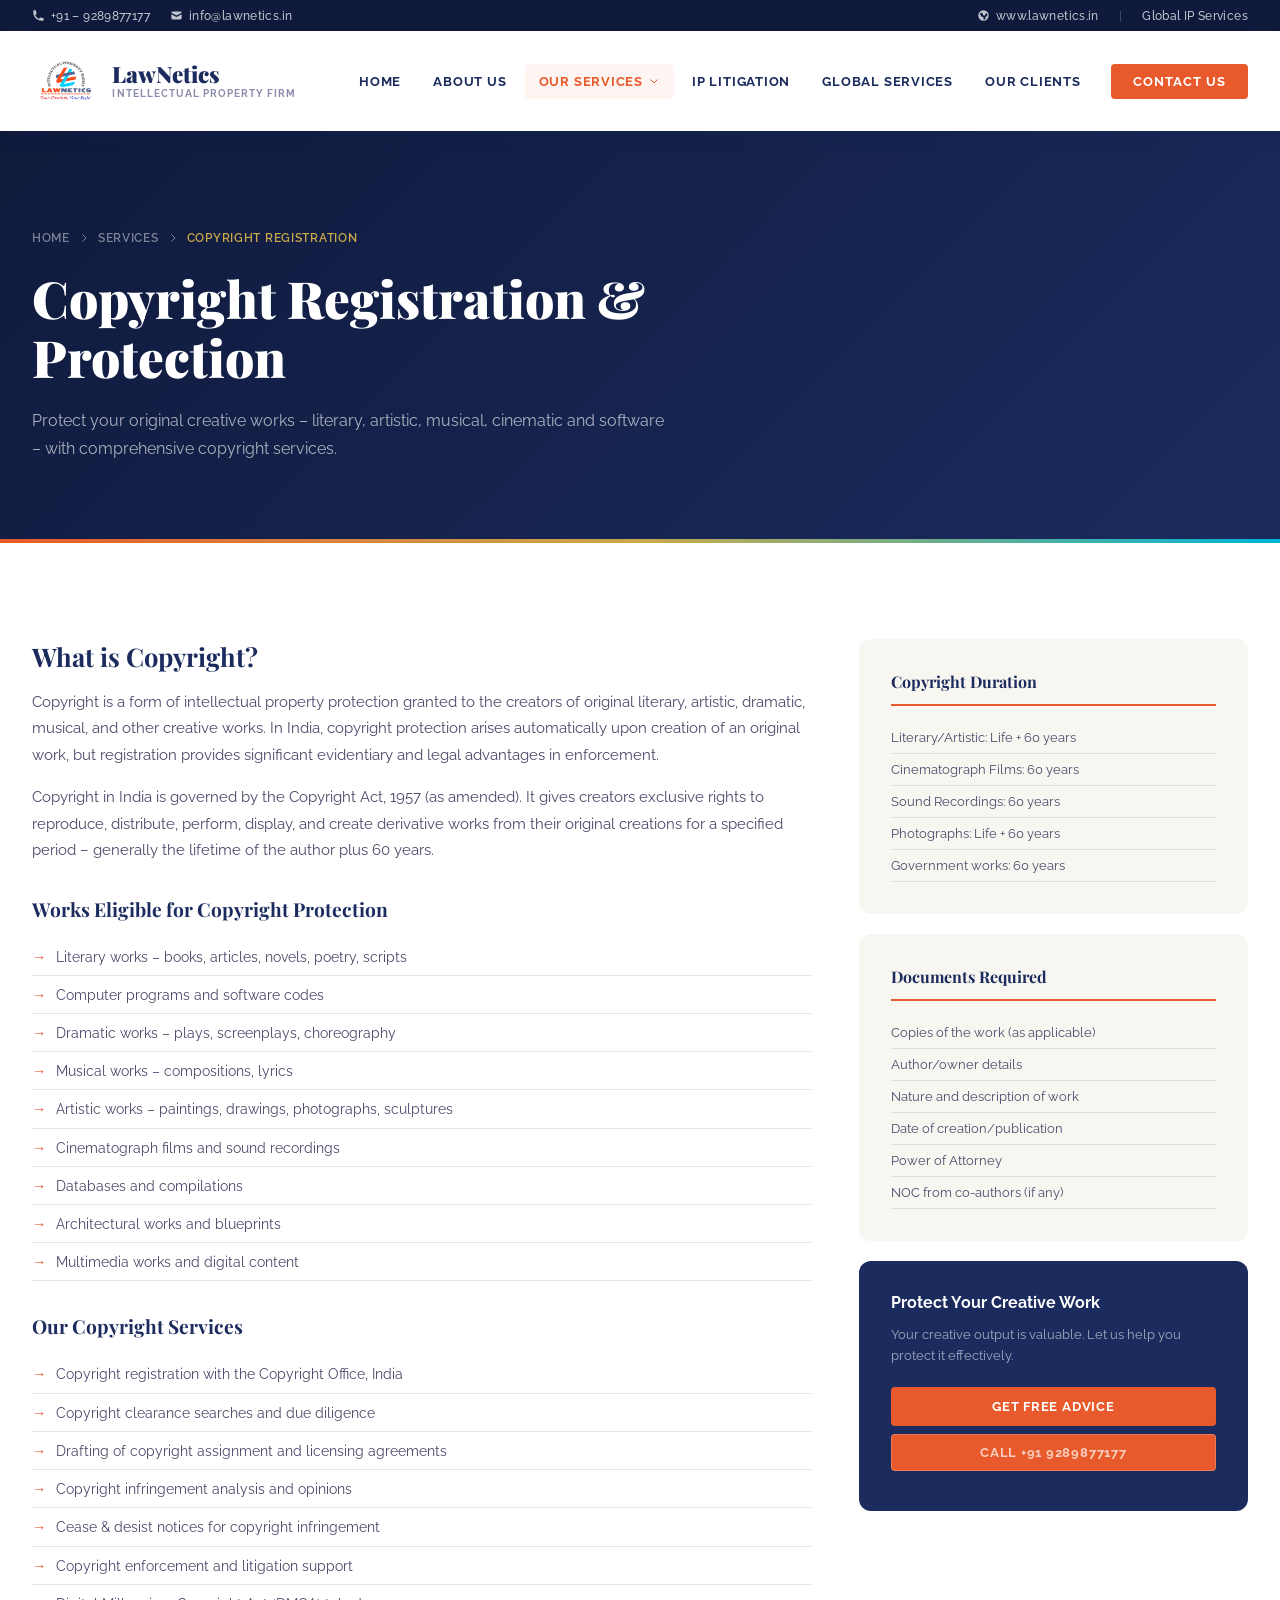
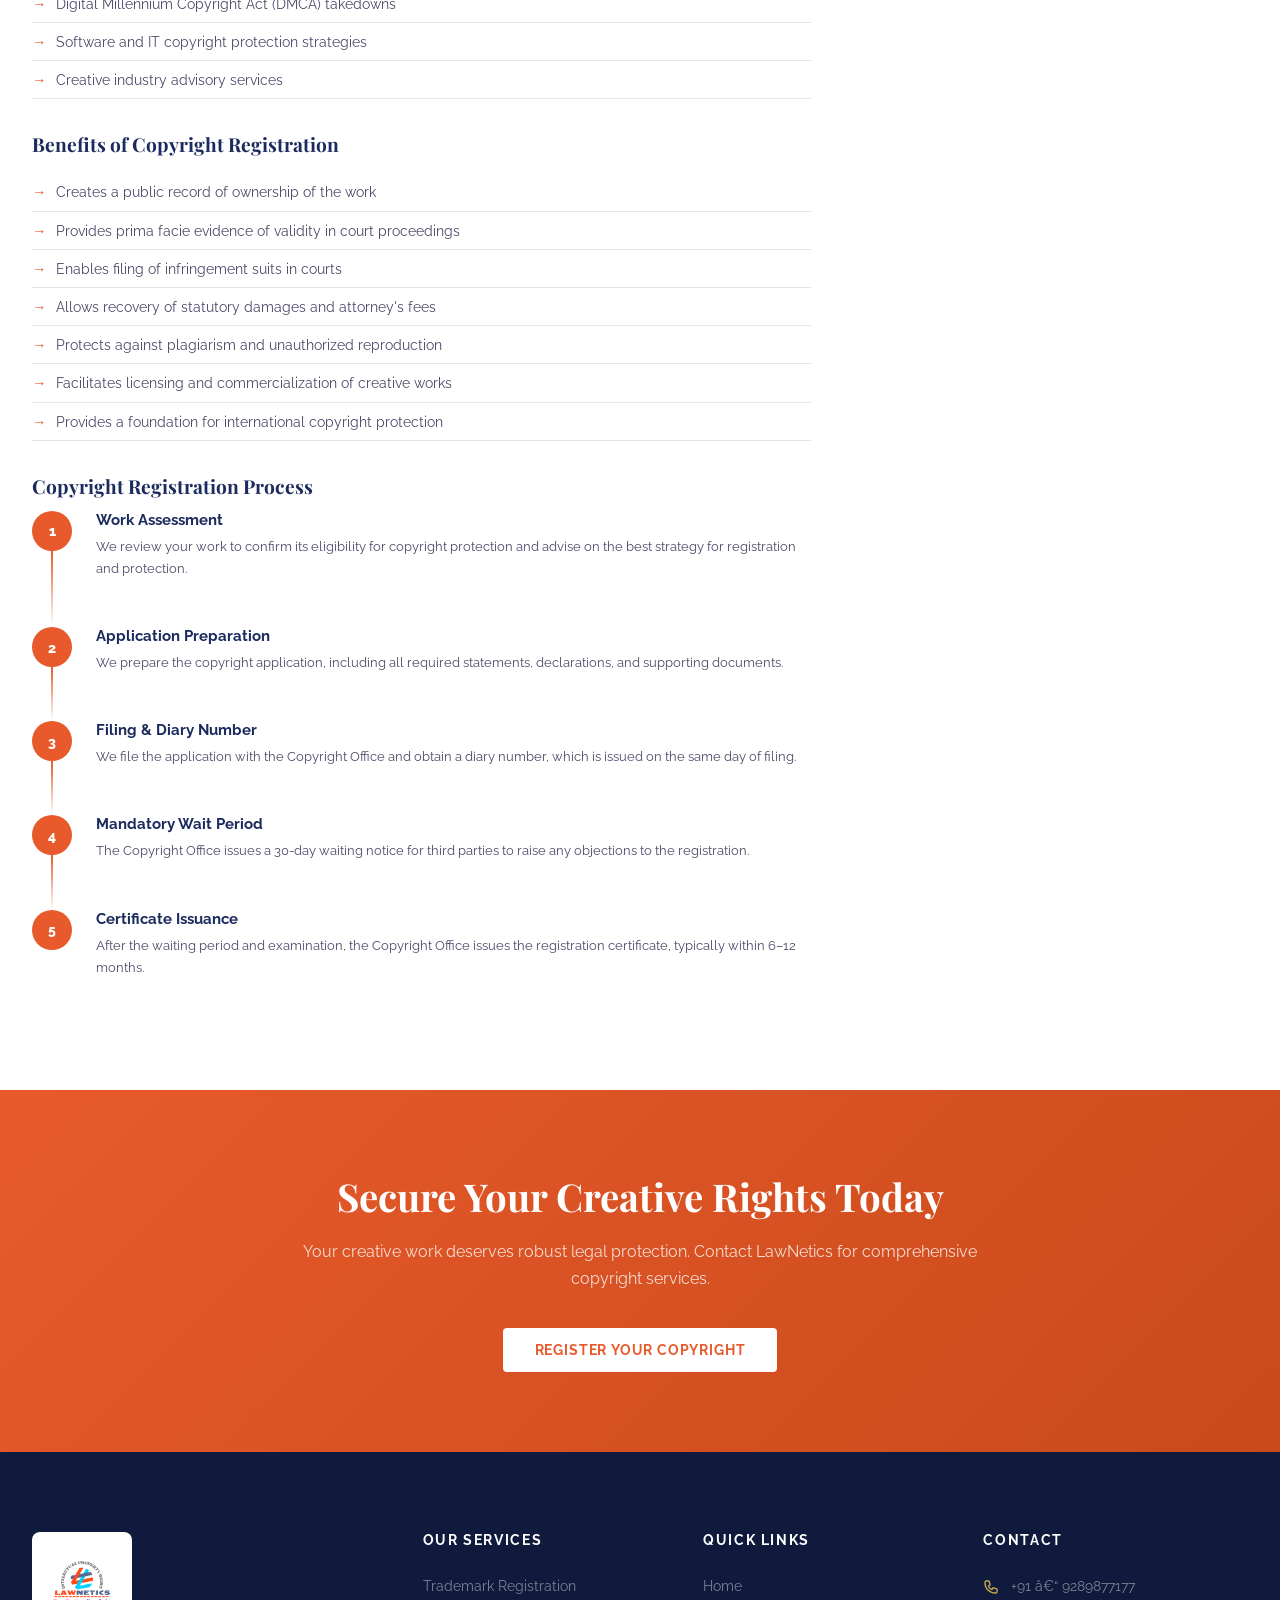
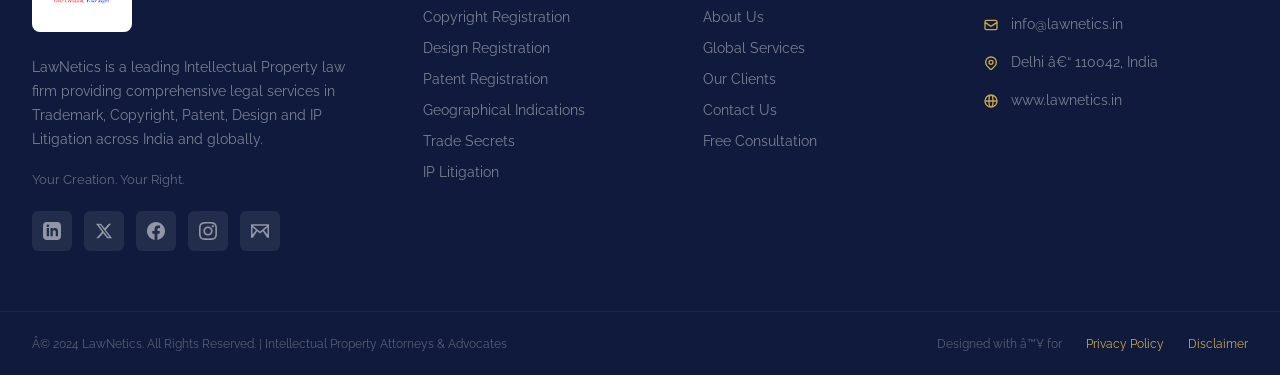
<file: copyright.html>
﻿<!DOCTYPE html>
<html lang="en">

<head>
  <meta name="google-site-verification" content="eew-2YPhOJBOebMndsCwSZj5D-81QFe-ZEsrE2IcGGk" />
  <meta charset="UTF-8">
  <meta name="viewport" content="width=device-width, initial-scale=1.0">
  <title>Copyright Registration India – Protect Creative Works | LawNetics</title>
  <meta name="description"
    content="Secure exclusive rights to your original literary, artistic, and software works with LawNetics. Expert copyright registration and enforcement services in India.">
  <link rel="preconnect" href="https://fonts.googleapis.com">
  <link rel="preconnect" href="https://fonts.gstatic.com" crossorigin>
  <link
    href="https://fonts.googleapis.com/css2?family=Playfair+Display:ital,wght@0,400;0,600;0,700;0,900;1,400;1,600&family=Raleway:wght@300;400;500;600;700;800&family=Libre+Baskerville:ital,wght@0,400;0,700;1,400&display=swap"
    rel="stylesheet">
  <link rel="stylesheet" href="css/style.css">
</head>

<body>

  <!-- TOP BAR -->
  <div class="topbar">
    <div class="topbar-inner">
      <div class="topbar-left">
        <div class="topbar-item">
          <svg fill="currentColor" viewBox="0 0 20 20">
            <path
              d="M2 3a1 1 0 011-1h2.153a1 1 0 01.986.836l.74 4.435a1 1 0 01-.54 1.06l-1.548.773a11.037 11.037 0 006.105 6.105l.774-1.548a1 1 0 011.059-.54l4.435.74a1 1 0 01.836.986V17a1 1 0 01-1 1h-2C7.82 18 2 12.18 2 5V3z" />
          </svg>
          <a href="tel:+919289877177">+91 – 9289877177</a>
        </div>
        <div class="topbar-item">
          <svg fill="currentColor" viewBox="0 0 20 20">
            <path d="M2.003 5.884L10 9.882l7.997-3.998A2 2 0 0016 4H4a2 2 0 00-1.997 1.884z" />
            <path d="M18 8.118l-8 4-8-4V14a2 2 0 002 2h12a2 2 0 002-2V8.118z" />
          </svg>
          <a href="mailto:info@lawnetics.in">info@lawnetics.in</a>
        </div>
      </div>
      <div class="topbar-right">
        <div class="topbar-item">
          <svg fill="currentColor" viewBox="0 0 20 20">
            <path fill-rule="evenodd"
              d="M10 18a8 8 0 100-16 8 8 0 000 16zM4.332 8.027a6.012 6.012 0 011.912-2.706C6.512 5.73 6.974 6 7.5 6A1.5 1.5 0 019 7.5V8a2 2 0 004 0 2 2 0 011.523-1.943A5.977 5.977 0 0116 10c0 .34-.028.675-.083 1H15a2 2 0 00-2 2v2.197A5.973 5.973 0 0110 16v-2a2 2 0 00-2-2 2 2 0 01-2-2 2 2 0 00-1.668-1.973z"
              clip-rule="evenodd" />
          </svg>
          <a href="http://www.lawnetics.in" target="_blank">www.lawnetics.in</a>
        </div>
        <span style="opacity:0.3">|</span>
        <span>Global IP Services</span>
      </div>
    </div>
  </div>

  <!-- HEADER -->
  <header>
    <div class="header-inner">
      <div class="logo-wrap">
        <img src="images/logo.png" alt="LawNetics Logo" style="height:50px;width:auto;">
        <div style="margin-left:12px">
          <div
            style="font-family:'Playfair Display',serif;font-weight:900;font-size:1.4rem;color:var(--navy);line-height:1">
            LawNetics</div>
          <div
            style="font-size:0.65rem;font-weight:700;color:var(--text-light);letter-spacing:0.1em;text-transform:uppercase;margin-top:2px">
            Intellectual Property Firm</div>
        </div>
      </div>
      <nav>
        <div class="nav-item"><a href="index.html" class="nav-link">Home</a></div>
        <div class="nav-item"><a href="about.html" class="nav-link">About Us</a></div>
        <div class="nav-item">
          <span class="nav-link active">Our Services <svg fill="none" stroke="currentColor" stroke-width="2"
              viewBox="0 0 24 24">
              <path d="M19 9l-7 7-7-7" />
            </svg></span>
          <div class="dropdown">
            <a href="trademark.html" class="dropdown-link">Trademark Registration</a>
            <a href="copyright.html" class="dropdown-link">Copyright Registration</a>
            <a href="design.html" class="dropdown-link">Design Registration</a>
            <a href="patent.html" class="dropdown-link">Patent Registration</a>
            <a href="gi.html" class="dropdown-link">Geographical Indications</a>
            <a href="trade-secret.html" class="dropdown-link">Trade Secrets</a>
          </div>
        </div>
        <div class="nav-item"><a href="litigation.html" class="nav-link">IP Litigation</a></div>
        <div class="nav-item"><a href="global.html" class="nav-link">Global Services</a></div>
        <div class="nav-item"><a href="clients.html" class="nav-link">Our Clients</a></div>
        <a href="contact.html" class="nav-cta">Contact Us</a>
      </nav>
      <div class="hamburger" onclick="toggleMobileNav()">
        <span></span>
        <span></span>
        <span></span>
      </div>
    </div>
  </header>

  <!-- MOBILE NAV -->
  <div class="mobile-nav" id="mobileNav">
    <button class="mobile-close" onclick="toggleMobileNav()">✕</button>
    <a href="index.html" class="mobile-nav-link">Home</a>
    <a href="about.html" class="mobile-nav-link">About Us</a>
    <span class="mobile-nav-link active">Our Services</span>
    <div class="mobile-nav-sub">
      <a href="trademark.html" class="mobile-nav-link">Trademark Registration</a>
      <a href="copyright.html" class="mobile-nav-link active">Copyright Registration</a>
      <a href="design.html" class="mobile-nav-link">Design Registration</a>
      <a href="patent.html" class="mobile-nav-link">Patent Registration</a>
      <a href="gi.html" class="mobile-nav-link">Geographical Indications</a>
      <a href="trade-secret.html" class="mobile-nav-link">Trade Secrets</a>
    </div>
    <a href="litigation.html" class="mobile-nav-link">IP Litigation</a>
    <a href="global.html" class="mobile-nav-link">Global Services</a>
    <a href="clients.html" class="mobile-nav-link">Our Clients</a>
    <a href="contact.html" class="mobile-nav-link">Contact Us</a>
  </div>

  <!-- COPYRIGHT PAGE CONTENT -->
  <div id="page-copyright">
    <div class="page-hero">
      <div class="page-hero-inner">
        <div class="breadcrumb">Home <svg fill="none" stroke="currentColor" stroke-width="2" viewBox="0 0 24 24">
            <path d="M9 5l7 7-7 7" />
          </svg> Services <svg fill="none" stroke="currentColor" stroke-width="2" viewBox="0 0 24 24">
            <path d="M9 5l7 7-7 7" />
          </svg> <span>Copyright Registration</span></div>
        <h1>Copyright Registration & Protection</h1>
        <p>Protect your original creative works – literary, artistic, musical, cinematic and software – with
          comprehensive copyright services.</p>
      </div>
    </div>
    <section>
      <div class="section-inner">
        <div class="detail-grid">
          <div class="detail-content fade-in">
            <h2>What is Copyright?</h2>
            <p>Copyright is a form of intellectual property protection granted to the creators of original literary,
              artistic, dramatic, musical, and other creative works. In India, copyright protection arises automatically
              upon creation of an original work, but registration provides significant evidentiary and legal advantages
              in enforcement.</p>
            <p>Copyright in India is governed by the Copyright Act, 1957 (as amended). It gives creators exclusive
              rights to reproduce, distribute, perform, display, and create derivative works from their original
              creations for a specified period – generally the lifetime of the author plus 60 years.</p>
            <h3>Works Eligible for Copyright Protection</h3>
            <ul>
              <li>Literary works – books, articles, novels, poetry, scripts</li>
              <li>Computer programs and software codes</li>
              <li>Dramatic works – plays, screenplays, choreography</li>
              <li>Musical works – compositions, lyrics</li>
              <li>Artistic works – paintings, drawings, photographs, sculptures</li>
              <li>Cinematograph films and sound recordings</li>
              <li>Databases and compilations</li>
              <li>Architectural works and blueprints</li>
              <li>Multimedia works and digital content</li>
            </ul>
            <h3>Our Copyright Services</h3>
            <ul>
              <li>Copyright registration with the Copyright Office, India</li>
              <li>Copyright clearance searches and due diligence</li>
              <li>Drafting of copyright assignment and licensing agreements</li>
              <li>Copyright infringement analysis and opinions</li>
              <li>Cease & desist notices for copyright infringement</li>
              <li>Copyright enforcement and litigation support</li>
              <li>Digital Millennium Copyright Act (DMCA) takedowns</li>
              <li>Software and IT copyright protection strategies</li>
              <li>Creative industry advisory services</li>
            </ul>
            <h3>Benefits of Copyright Registration</h3>
            <ul>
              <li>Creates a public record of ownership of the work</li>
              <li>Provides prima facie evidence of validity in court proceedings</li>
              <li>Enables filing of infringement suits in courts</li>
              <li>Allows recovery of statutory damages and attorney's fees</li>
              <li>Protects against plagiarism and unauthorized reproduction</li>
              <li>Facilitates licensing and commercialization of creative works</li>
              <li>Provides a foundation for international copyright protection</li>
            </ul>
            <h3>Copyright Registration Process</h3>
            <div class="process-steps">
              <div class="step">
                <div class="step-num">1</div>
                <div class="step-body">
                  <h4>Work Assessment</h4>
                  <p>We review your work to confirm its eligibility for copyright protection and advise on the best
                    strategy for registration and protection.</p>
                </div>
              </div>
              <div class="step">
                <div class="step-num">2</div>
                <div class="step-body">
                  <h4>Application Preparation</h4>
                  <p>We prepare the copyright application, including all required statements, declarations, and
                    supporting documents.</p>
                </div>
              </div>
              <div class="step">
                <div class="step-num">3</div>
                <div class="step-body">
                  <h4>Filing & Diary Number</h4>
                  <p>We file the application with the Copyright Office and obtain a diary number, which is issued on the
                    same day of filing.</p>
                </div>
              </div>
              <div class="step">
                <div class="step-num">4</div>
                <div class="step-body">
                  <h4>Mandatory Wait Period</h4>
                  <p>The Copyright Office issues a 30-day waiting notice for third parties to raise any objections to
                    the registration.</p>
                </div>
              </div>
              <div class="step">
                <div class="step-num">5</div>
                <div class="step-body">
                  <h4>Certificate Issuance</h4>
                  <p>After the waiting period and examination, the Copyright Office issues the registration certificate,
                    typically within 6–12 months.</p>
                </div>
              </div>
            </div>
          </div>
          <div class="detail-sidebar fade-in">
            <div class="sidebar-card">
              <h4>Copyright Duration</h4>
              <ul>
                <li>Literary/Artistic: Life + 60 years</li>
                <li>Cinematograph Films: 60 years</li>
                <li>Sound Recordings: 60 years</li>
                <li>Photographs: Life + 60 years</li>
                <li>Government works: 60 years</li>
              </ul>
            </div>
            <div class="sidebar-card">
              <h4>Documents Required</h4>
              <ul>
                <li>Copies of the work (as applicable)</li>
                <li>Author/owner details</li>
                <li>Nature and description of work</li>
                <li>Date of creation/publication</li>
                <li>Power of Attorney</li>
                <li>NOC from co-authors (if any)</li>
              </ul>
            </div>
            <div class="sidebar-contact">
              <h4>Protect Your Creative Work</h4>
              <p>Your creative output is valuable. Let us help you protect it effectively.</p>
              <a href="contact.html"
                style="display:block;background:var(--orange);color:var(--white);text-align:center;padding:12px;border-radius:4px;font-size:0.8rem;font-weight:700;text-transform:uppercase;margin-bottom:8px;">Get
                Free Advice</a>
              <a href="tel:+919289877177"
                style="display:block;border:1px solid rgba(255,255,255,0.2);color:rgba(255,255,255,0.7);text-align:center;padding:10px;border-radius:4px;font-size:0.8rem;">Call
                +91 9289877177</a>
            </div>
          </div>
        </div>
      </div>
    </section>
    <div class="cta-section">
      <div class="cta-inner">
        <h2>Secure Your Creative Rights Today</h2>
        <p>Your creative work deserves robust legal protection. Contact LawNetics for comprehensive copyright services.
        </p>
        <a href="contact.html" class="btn-white">Register Your Copyright</a>
      </div>
    </div>
  </div>

      <!-- FOOTER -->
  <footer>
    <div class="footer-top">
      <div class="footer-grid">
        <div class="footer-brand">
          <div class="footer-logo-box">
            <img src="images/logo.png" alt="LawNetics Logo">
          </div>
          <p>LawNetics is a leading Intellectual Property law firm providing comprehensive legal services in Trademark,
            Copyright, Patent, Design and IP Litigation across India and globally.</p>
          <div class="footer-tagline">Your Creation. Your Right.</div>
          <div class="footer-social">
            <a class="social-btn" href="https://linkedin.com/in/lawneticsip" title="LinkedIn">
              <svg viewBox="0 0 24 24"><path d="M19 0h-14c-2.761 0-5 2.239-5 5v14c0 2.761 2.239 5 5 5h14c2.762 0 5-2.239 5-5v-14c0-2.761-2.238-5-5-5zm-11 19h-3v-11h3v11zm-1.5-12.268c-.966 0-1.75-.79-1.75-1.764s.784-1.764 1.75-1.764 1.75.79 1.75 1.764-.783 1.764-1.75 1.764zm13.5 12.268h-3v-5.604c0-3.368-4-3.113-4 0v5.604h-3v-11h3v1.765c1.396-2.586 7-2.777 7 2.476v6.759z"/></svg>
            </a>
            <a class="social-btn" href="https://x.com/LawNeticsIP" title="Twitter">
              <svg viewBox="0 0 24 24"><path d="M18.244 2.25h3.308l-7.227 8.26 8.502 11.24H16.17l-5.214-6.817L4.99 21.75H1.68l7.73-8.835L1.254 2.25H8.08l4.713 6.231zm-1.161 17.52h1.833L7.084 4.126H5.117z"/></svg>
            </a>
            <a class="social-btn" href="https://www.facebook.com/share/1Aun7wYgu8/" title="Facebook">
              <svg viewBox="0 0 24 24"><path d="M24 12.073c0-6.627-5.373-12-12-12s-12 5.373-12 12c0 5.99 4.388 10.954 10.125 11.854v-8.385H7.078v-3.469h3.047V9.43c0-3.007 1.792-4.669 4.533-4.669 1.312 0 2.686.235 2.686.235v2.953H15.83c-1.491 0-1.956.925-1.956 1.874v2.25h3.328l-.532 3.469h-2.796v8.385C19.612 23.027 24 18.062 24 12.073z"/></svg>
            </a>
            <a class="social-btn" href="https://www.instagram.com/lawnetics?igsh=MTUwb3ZobTV1Z3BsaA==" title="Instagram">
              <svg viewBox="0 0 24 24"><path d="M12 2.163c3.204 0 3.584.012 4.85.07 3.252.148 4.771 1.691 4.919 4.919.058 1.265.069 1.645.069 4.849 0 3.205-.012 3.584-.069 4.849-.149 3.225-1.664 4.771-4.919 4.919-1.266.058-1.644.07-4.85.07-3.204 0-3.584-.012-4.849-.07-3.26-.149-4.771-1.699-4.919-4.92-.058-1.265-.07-1.644-.07-4.849 0-3.204.013-3.583.07-4.849.149-3.227 1.664-4.771 4.919-4.919 1.266-.057 1.645-.069 4.849-.069zm0-2.163c-3.259 0-3.667.014-4.947.072-4.358.2-6.78 2.618-6.98 6.98-.059 1.281-.073 1.689-.073 4.948 0 3.259.014 3.668.072 4.948.2 4.358 2.618 6.78 6.98 6.98 1.281.058 1.689.072 4.948.072 3.259 0 3.668-.014 4.948-.072 4.354-.2 6.782-2.618 6.979-6.98.059-1.28.073-1.689.073-4.948 0-3.259-.014-3.667-.072-4.947-.196-4.354-2.617-6.78-6.979-6.98-1.281-.059-1.69-.073-4.949-.073zm0 5.838c-3.403 0-6.162 2.759-6.162 6.162s2.759 6.163 6.162 6.163 6.162-2.759 6.162-6.163-2.759-6.162-6.162-6.162zm0 10.162c-2.209 0-4-1.79-4-4 0-2.209 1.791-4 4-4s4 1.791 4 4c0 2.21-1.791 4-4 4zm6.406-11.845c-.796 0-1.441.645-1.441 1.44s.645 1.44 1.441 1.44c.795 0 1.439-.645 1.439-1.44s-.644-1.44-1.439-1.44z"/></svg>
            </a>
            <a class="social-btn" href="mailto:info@lawnetics.in" title="Email">
              <svg viewBox="0 0 24 24"><path d="M0 3v18h24v-18h-24zm6.623 7.929l-4.623 5.712v-9.458l4.623 3.746zm-4.141-5.929h19.035l-9.517 7.713-9.518-7.713zm5.694 7.188l3.824 3.099l3.83-3.104 5.612 8.818h-18.895l5.629-8.813zm9.201-1.259l4.623-3.746v9.458l-4.623-5.712z"/></svg>
            </a>
          </div>
        </div>

        <div class="footer-col">
          <h4>Our Services</h4>
          <ul>
            <li><a href="trademark.html">Trademark Registration</a></li>
            <li><a href="copyright.html">Copyright Registration</a></li>
            <li><a href="design.html">Design Registration</a></li>
            <li><a href="patent.html">Patent Registration</a></li>
            <li><a href="gi.html">Geographical Indications</a></li>
            <li><a href="trade-secret.html">Trade Secrets</a></li>
            <li><a href="litigation.html">IP Litigation</a></li>
          </ul>
        </div>

        <div class="footer-col">
          <h4>Quick Links</h4>
          <ul>
            <li><a href="index.html">Home</a></li>
            <li><a href="about.html">About Us</a></li>
            <li><a href="global.html">Global Services</a></li>
            <li><a href="clients.html">Our Clients</a></li>
            <li><a href="contact.html">Contact Us</a></li>
            <li><a href="contact.html">Free Consultation</a></li>
          </ul>
        </div>

        <div class="footer-col">
          <h4>Contact</h4>
          <div class="footer-contact">
            <div class="footer-contact-item">
              <svg fill="none" stroke="currentColor" stroke-width="2" viewBox="0 0 24 24">
                <path
                  d="M3 5a2 2 0 012-2h3.28a1 1 0 01.948.684l1.498 4.493a1 1 0 01-.502 1.21l-2.257 1.13a11.042 11.042 0 005.516 5.516l1.13-2.257a1 1 0 011.21-.502l4.493 1.498a1 1 0 01.684.949V19a2 2 0 01-2 2h-1C9.716 21 3 14.284 3 6V5z" />
              </svg>
              <span>+91 â€“ 9289877177</span>
            </div>
            <div class="footer-contact-item">
              <svg fill="none" stroke="currentColor" stroke-width="2" viewBox="0 0 24 24">
                <path d="M3 8l7.89 5.26a2 2 0 002.22 0L21 8M5 19h14a2 2 0 002-2V7a2 2 0 00-2-2H5a2 2 0 00-2 2v10a2 2 0 002 2z" />
              </svg>
              <span>info@lawnetics.in</span>
            </div>
            <div class="footer-contact-item">
              <svg fill="none" stroke="currentColor" stroke-width="2" viewBox="0 0 24 24">
                <path d="M17.657 16.657L13.414 20.9a1.998 1.998 0 01-2.827 0l-4.244-4.243a8 8 0 1111.314 0z" />
                <path d="M15 11a3 3 0 11-6 0 3 3 0 016 0z" />
              </svg>
              <span>Delhi â€“ 110042, India</span>
            </div>
            <div class="footer-contact-item">
              <svg fill="none" stroke="currentColor" stroke-width="2" viewBox="0 0 24 24">
                <path
                  d="M21 12a9 9 0 01-9 9m9-9a9 9 0 00-9-9m9 9H3m9 9a9 9 0 01-9-9m9 9c1.657 0 3-4.03 3-9s-1.343-9-3-9m0 18c-1.657 0-3-4.03-3-9s1.343-9 3-9m-9 9a9 9 0 019-9" />
              </svg>
              <span>www.lawnetics.in</span>
            </div>
          </div>
        </div>
      </div>
    </div>

    <div class="footer-bottom">
      <div class="footer-bottom-inner">
        <p>Â© 2024 LawNetics. All Rights Reserved. | Intellectual Property Attorneys & Advocates</p>
        <div class="footer-bottom-links">
          <span>Designed with â™¥ for</span>
          <a href="#">Privacy Policy</a>
          <a href="#">Disclaimer</a>
        </div>
      </div>
    </div>
  </footer>

  <script src="js/main.js"></script>
</body>

</html>
</file>
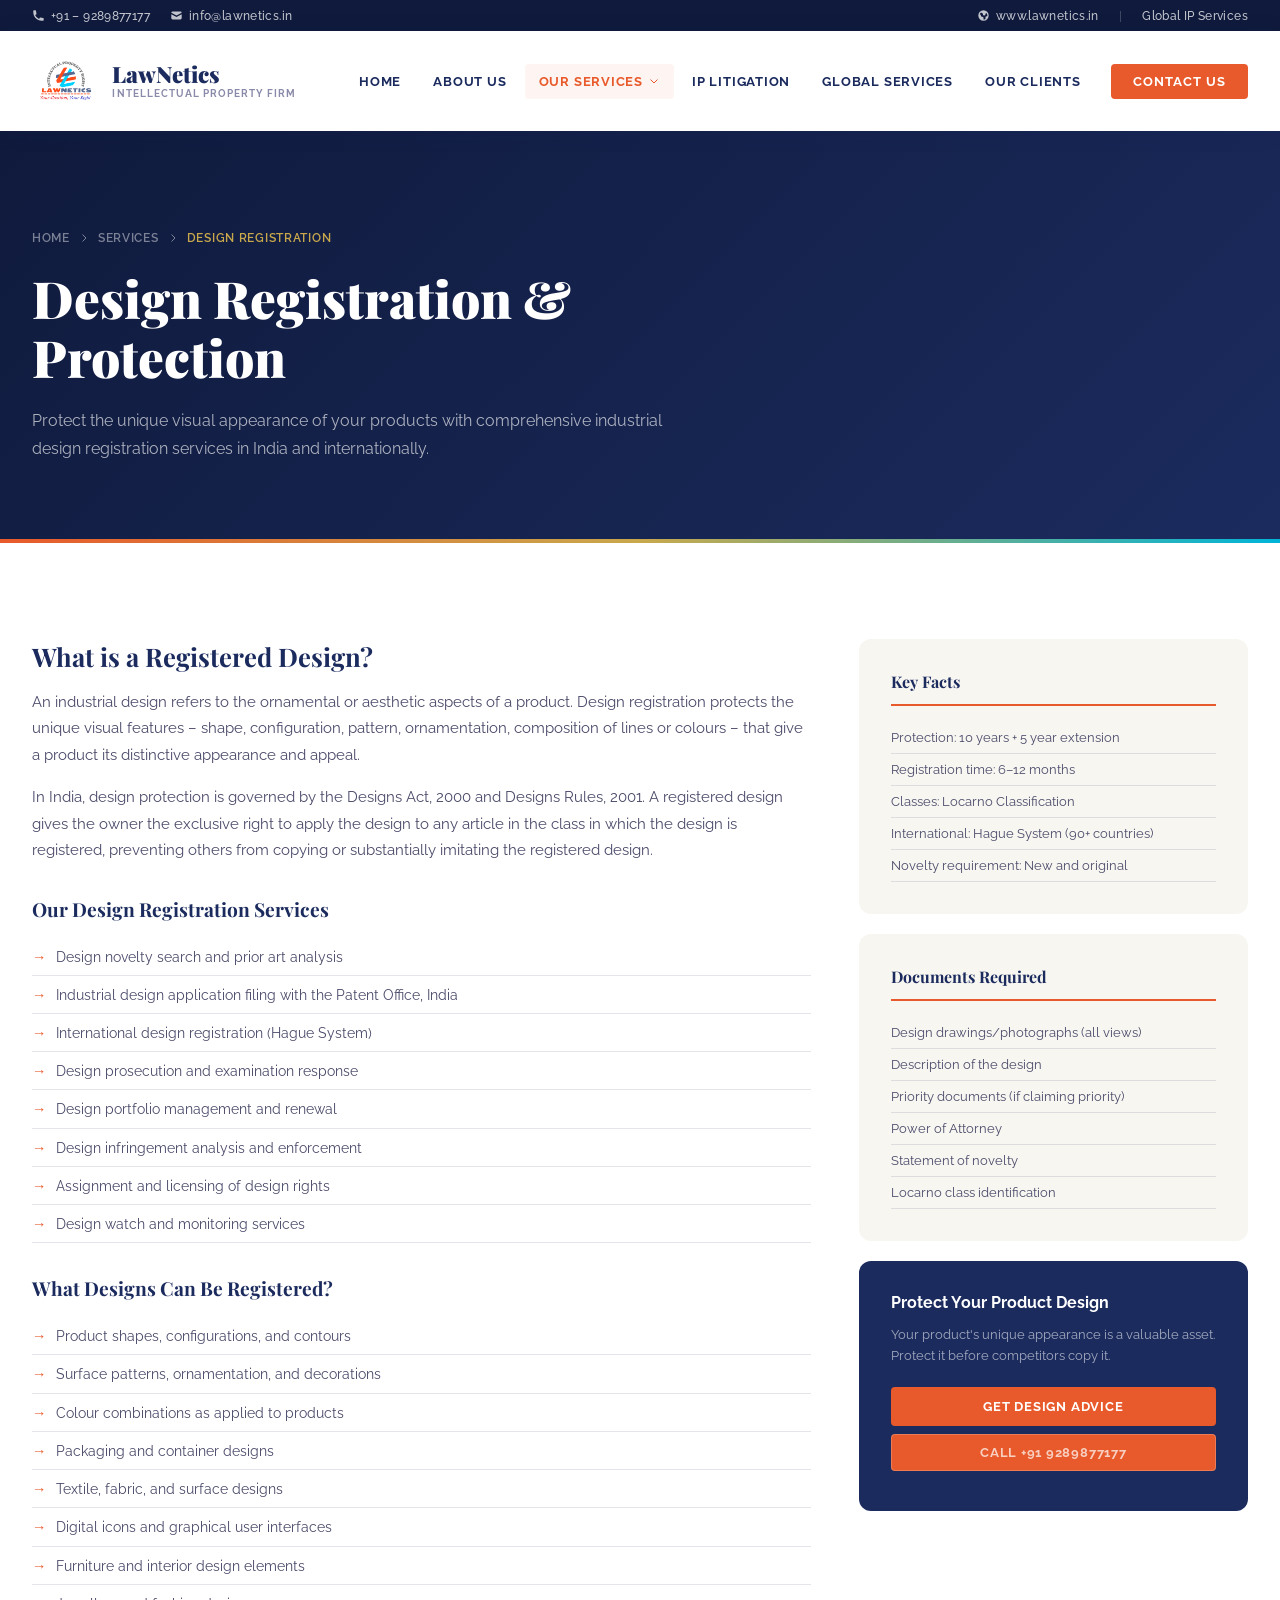
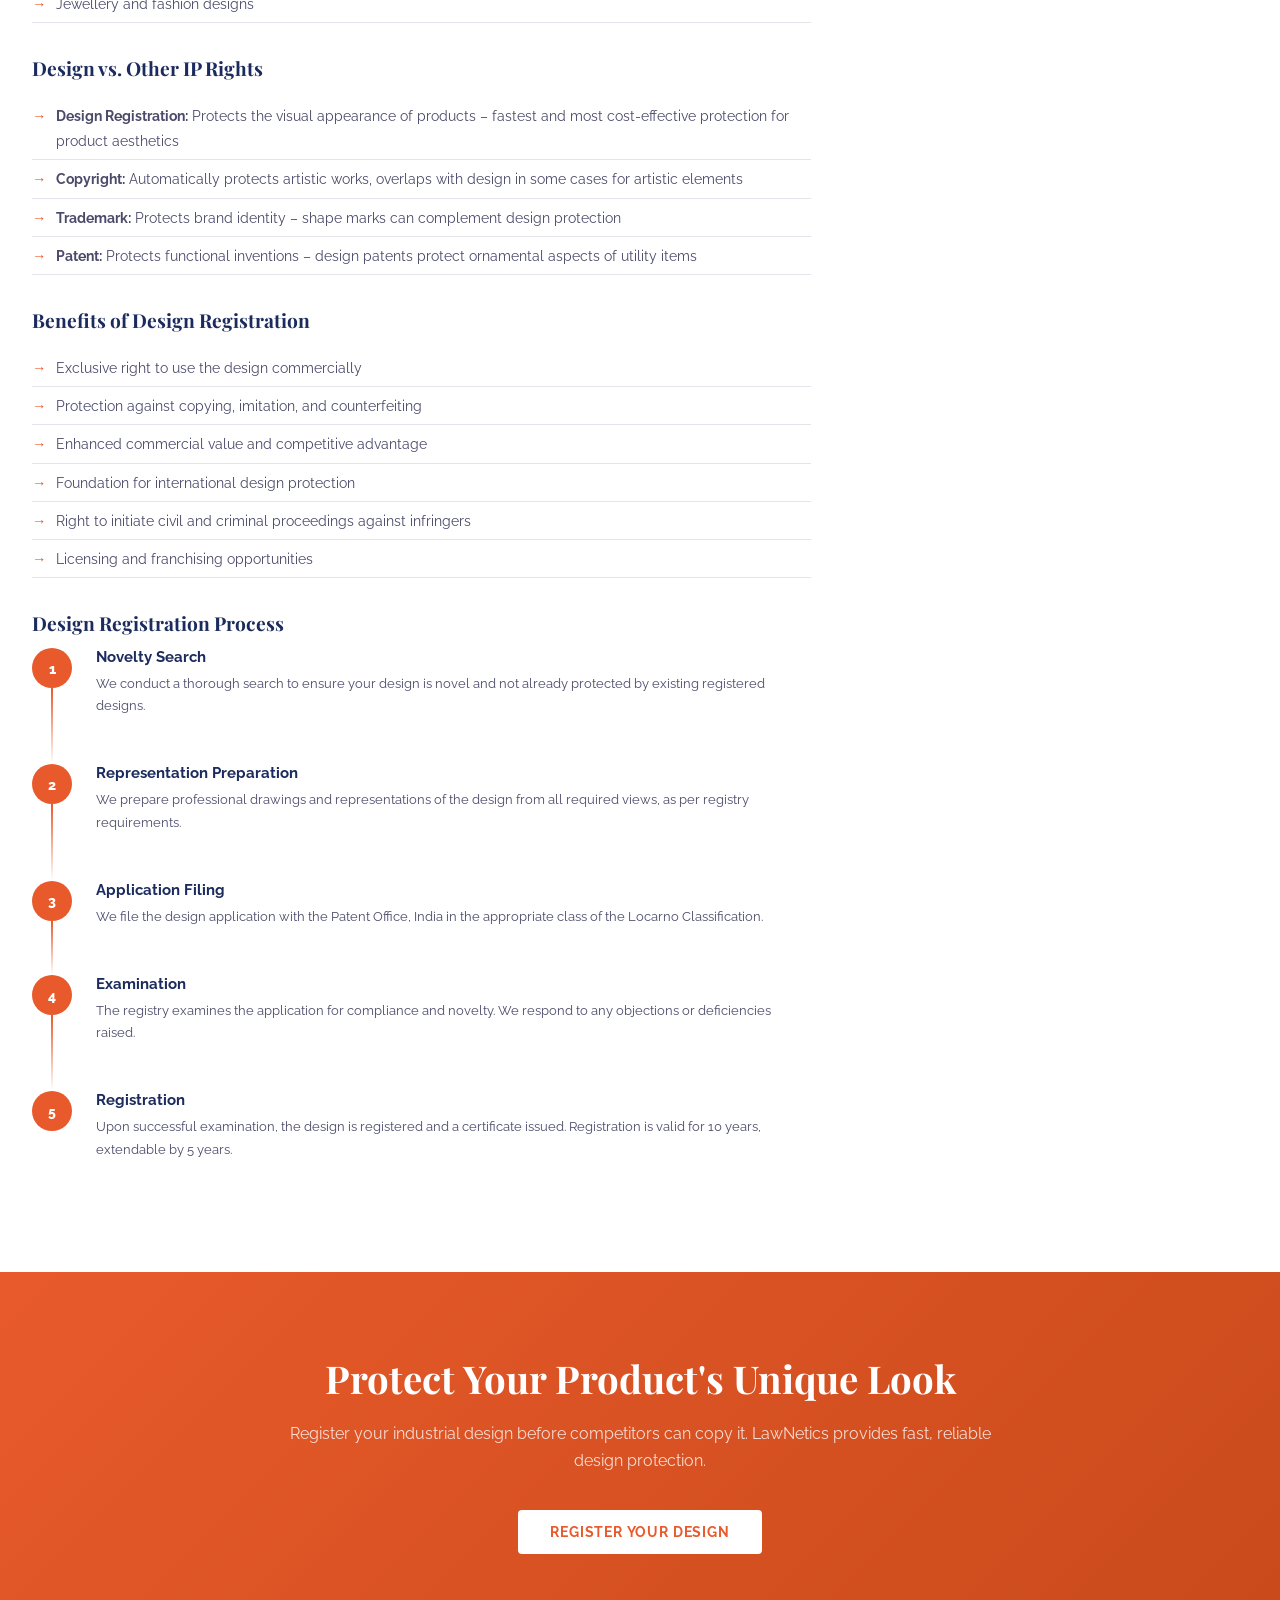
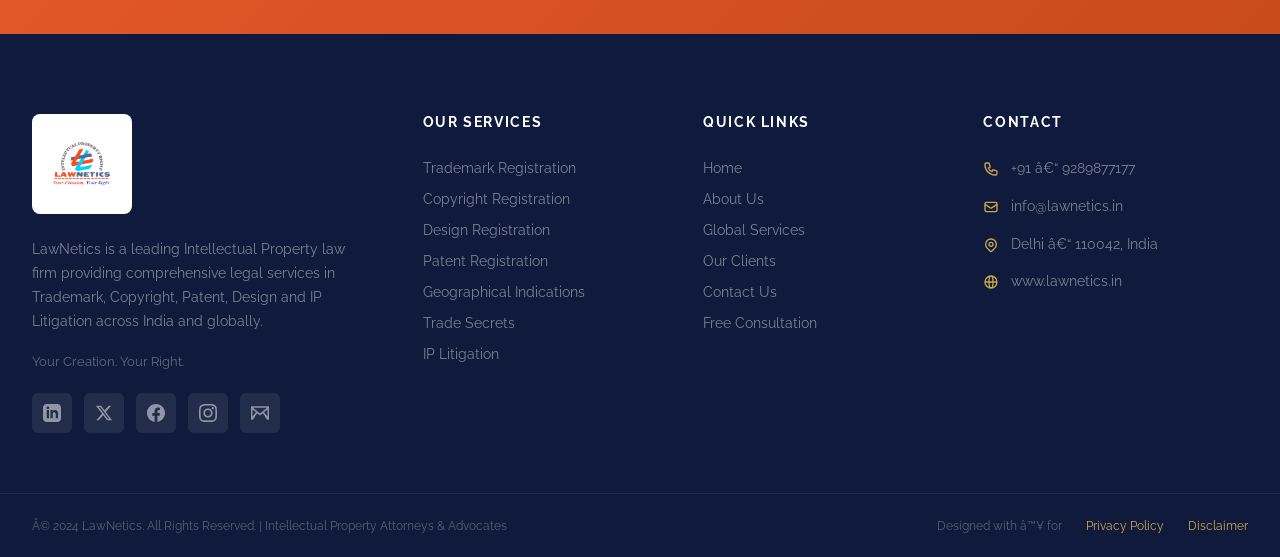
<file: design.html>
﻿<!DOCTYPE html>
<html lang="en">

<head>
  <meta name="google-site-verification" content="eew-2YPhOJBOebMndsCwSZj5D-81QFe-ZEsrE2IcGGk" />
  <meta charset="UTF-8">
  <meta name="viewport" content="width=device-width, initial-scale=1.0">
  <title>Industrial Design Registration India – Product Aesthetics | LawNetics</title>
  <meta name="description"
    content="Protect the unique visual appearance of your products with LawNetics. Expert industrial design registration services in India and internationally.">
  <link rel="preconnect" href="https://fonts.googleapis.com">
  <link rel="preconnect" href="https://fonts.gstatic.com" crossorigin>
  <link
    href="https://fonts.googleapis.com/css2?family=Playfair+Display:ital,wght@0,400;0,600;0,700;0,900;1,400;1,600&family=Raleway:wght@300;400;500;600;700;800&family=Libre+Baskerville:ital,wght@0,400;0,700;1,400&display=swap"
    rel="stylesheet">
  <link rel="stylesheet" href="css/style.css">
</head>

<body>

  <!-- TOP BAR -->
  <div class="topbar">
    <div class="topbar-inner">
      <div class="topbar-left">
        <div class="topbar-item">
          <svg fill="currentColor" viewBox="0 0 20 20">
            <path
              d="M2 3a1 1 0 011-1h2.153a1 1 0 01.986.836l.74 4.435a1 1 0 01-.54 1.06l-1.548.773a11.037 11.037 0 006.105 6.105l.774-1.548a1 1 0 011.059-.54l4.435.74a1 1 0 01.836.986V17a1 1 0 01-1 1h-2C7.82 18 2 12.18 2 5V3z" />
          </svg>
          <a href="tel:+919289877177">+91 – 9289877177</a>
        </div>
        <div class="topbar-item">
          <svg fill="currentColor" viewBox="0 0 20 20">
            <path d="M2.003 5.884L10 9.882l7.997-3.998A2 2 0 0016 4H4a2 2 0 00-1.997 1.884z" />
            <path d="M18 8.118l-8 4-8-4V14a2 2 0 002 2h12a2 2 0 002-2V8.118z" />
          </svg>
          <a href="mailto:info@lawnetics.in">info@lawnetics.in</a>
        </div>
      </div>
      <div class="topbar-right">
        <div class="topbar-item">
          <svg fill="currentColor" viewBox="0 0 20 20">
            <path fill-rule="evenodd"
              d="M10 18a8 8 0 100-16 8 8 0 000 16zM4.332 8.027a6.012 6.012 0 011.912-2.706C6.512 5.73 6.974 6 7.5 6A1.5 1.5 0 019 7.5V8a2 2 0 004 0 2 2 0 011.523-1.943A5.977 5.977 0 0116 10c0 .34-.028.675-.083 1H15a2 2 0 00-2 2v2.197A5.973 5.973 0 0110 16v-2a2 2 0 00-2-2 2 2 0 01-2-2 2 2 0 00-1.668-1.973z"
              clip-rule="evenodd" />
          </svg>
          <a href="http://www.lawnetics.in" target="_blank">www.lawnetics.in</a>
        </div>
        <span style="opacity:0.3">|</span>
        <span>Global IP Services</span>
      </div>
    </div>
  </div>

  <!-- HEADER -->
  <header>
    <div class="header-inner">
      <div class="logo-wrap">
        <img src="images/logo.png" alt="LawNetics Logo" style="height:50px;width:auto;">
        <div style="margin-left:12px">
          <div
            style="font-family:'Playfair Display',serif;font-weight:900;font-size:1.4rem;color:var(--navy);line-height:1">
            LawNetics</div>
          <div
            style="font-size:0.65rem;font-weight:700;color:var(--text-light);letter-spacing:0.1em;text-transform:uppercase;margin-top:2px">
            Intellectual Property Firm</div>
        </div>
      </div>
      <nav>
        <div class="nav-item"><a href="index.html" class="nav-link">Home</a></div>
        <div class="nav-item"><a href="about.html" class="nav-link">About Us</a></div>
        <div class="nav-item">
          <span class="nav-link active">Our Services <svg fill="none" stroke="currentColor" stroke-width="2"
              viewBox="0 0 24 24">
              <path d="M19 9l-7 7-7-7" />
            </svg></span>
          <div class="dropdown">
            <a href="trademark.html" class="dropdown-link">Trademark Registration</a>
            <a href="copyright.html" class="dropdown-link">Copyright Registration</a>
            <a href="design.html" class="dropdown-link">Design Registration</a>
            <a href="patent.html" class="dropdown-link">Patent Registration</a>
            <a href="gi.html" class="dropdown-link">Geographical Indications</a>
            <a href="trade-secret.html" class="dropdown-link">Trade Secrets</a>
          </div>
        </div>
        <div class="nav-item"><a href="litigation.html" class="nav-link">IP Litigation</a></div>
        <div class="nav-item"><a href="global.html" class="nav-link">Global Services</a></div>
        <div class="nav-item"><a href="clients.html" class="nav-link">Our Clients</a></div>
        <a href="contact.html" class="nav-cta">Contact Us</a>
      </nav>
      <div class="hamburger" onclick="toggleMobileNav()">
        <span></span>
        <span></span>
        <span></span>
      </div>
    </div>
  </header>

  <!-- MOBILE NAV -->
  <div class="mobile-nav" id="mobileNav">
    <button class="mobile-close" onclick="toggleMobileNav()">✕</button>
    <a href="index.html" class="mobile-nav-link">Home</a>
    <a href="about.html" class="mobile-nav-link">About Us</a>
    <span class="mobile-nav-link active">Our Services</span>
    <div class="mobile-nav-sub">
      <a href="trademark.html" class="mobile-nav-link">Trademark Registration</a>
      <a href="copyright.html" class="mobile-nav-link">Copyright Registration</a>
      <a href="design.html" class="mobile-nav-link active">Design Registration</a>
      <a href="patent.html" class="mobile-nav-link">Patent Registration</a>
      <a href="gi.html" class="mobile-nav-link">Geographical Indications</a>
      <a href="trade-secret.html" class="mobile-nav-link">Trade Secrets</a>
    </div>
    <a href="litigation.html" class="mobile-nav-link">IP Litigation</a>
    <a href="global.html" class="mobile-nav-link">Global Services</a>
    <a href="clients.html" class="mobile-nav-link">Our Clients</a>
    <a href="contact.html" class="mobile-nav-link">Contact Us</a>
  </div>

  <!-- DESIGN PAGE CONTENT -->
  <div id="page-design">
    <div class="page-hero">
      <div class="page-hero-inner">
        <div class="breadcrumb">Home <svg fill="none" stroke="currentColor" stroke-width="2" viewBox="0 0 24 24">
            <path d="M9 5l7 7-7 7" />
          </svg> Services <svg fill="none" stroke="currentColor" stroke-width="2" viewBox="0 0 24 24">
            <path d="M9 5l7 7-7 7" />
          </svg> <span>Design Registration</span></div>
        <h1>Design Registration & Protection</h1>
        <p>Protect the unique visual appearance of your products with comprehensive industrial design registration
          services in India and internationally.</p>
      </div>
    </div>
    <section>
      <div class="section-inner">
        <div class="detail-grid">
          <div class="detail-content fade-in">
            <h2>What is a Registered Design?</h2>
            <p>An industrial design refers to the ornamental or aesthetic aspects of a product. Design registration
              protects the unique visual features – shape, configuration, pattern, ornamentation, composition of lines
              or colours – that give a product its distinctive appearance and appeal.</p>
            <p>In India, design protection is governed by the Designs Act, 2000 and Designs Rules, 2001. A registered
              design gives the owner the exclusive right to apply the design to any article in the class in which the
              design is registered, preventing others from copying or substantially imitating the registered design.</p>
            <h3>Our Design Registration Services</h3>
            <ul>
              <li>Design novelty search and prior art analysis</li>
              <li>Industrial design application filing with the Patent Office, India</li>
              <li>International design registration (Hague System)</li>
              <li>Design prosecution and examination response</li>
              <li>Design portfolio management and renewal</li>
              <li>Design infringement analysis and enforcement</li>
              <li>Assignment and licensing of design rights</li>
              <li>Design watch and monitoring services</li>
            </ul>
            <h3>What Designs Can Be Registered?</h3>
            <ul>
              <li>Product shapes, configurations, and contours</li>
              <li>Surface patterns, ornamentation, and decorations</li>
              <li>Colour combinations as applied to products</li>
              <li>Packaging and container designs</li>
              <li>Textile, fabric, and surface designs</li>
              <li>Digital icons and graphical user interfaces</li>
              <li>Furniture and interior design elements</li>
              <li>Jewellery and fashion designs</li>
            </ul>
            <h3>Design vs. Other IP Rights</h3>
            <ul>
              <li><strong>Design Registration:</strong> Protects the visual appearance of products – fastest and most
                cost-effective protection for product aesthetics</li>
              <li><strong>Copyright:</strong> Automatically protects artistic works, overlaps with design in some cases
                for artistic elements</li>
              <li><strong>Trademark:</strong> Protects brand identity – shape marks can complement design protection
              </li>
              <li><strong>Patent:</strong> Protects functional inventions – design patents protect ornamental aspects of
                utility items</li>
            </ul>
            <h3>Benefits of Design Registration</h3>
            <ul>
              <li>Exclusive right to use the design commercially</li>
              <li>Protection against copying, imitation, and counterfeiting</li>
              <li>Enhanced commercial value and competitive advantage</li>
              <li>Foundation for international design protection</li>
              <li>Right to initiate civil and criminal proceedings against infringers</li>
              <li>Licensing and franchising opportunities</li>
            </ul>
            <h3>Design Registration Process</h3>
            <div class="process-steps">
              <div class="step">
                <div class="step-num">1</div>
                <div class="step-body">
                  <h4>Novelty Search</h4>
                  <p>We conduct a thorough search to ensure your design is novel and not already protected by existing
                    registered designs.</p>
                </div>
              </div>
              <div class="step">
                <div class="step-num">2</div>
                <div class="step-body">
                  <h4>Representation Preparation</h4>
                  <p>We prepare professional drawings and representations of the design from all required views, as per
                    registry requirements.</p>
                </div>
              </div>
              <div class="step">
                <div class="step-num">3</div>
                <div class="step-body">
                  <h4>Application Filing</h4>
                  <p>We file the design application with the Patent Office, India in the appropriate class of the
                    Locarno Classification.</p>
                </div>
              </div>
              <div class="step">
                <div class="step-num">4</div>
                <div class="step-body">
                  <h4>Examination</h4>
                  <p>The registry examines the application for compliance and novelty. We respond to any objections or
                    deficiencies raised.</p>
                </div>
              </div>
              <div class="step">
                <div class="step-num">5</div>
                <div class="step-body">
                  <h4>Registration</h4>
                  <p>Upon successful examination, the design is registered and a certificate issued. Registration is
                    valid for 10 years, extendable by 5 years.</p>
                </div>
              </div>
            </div>
          </div>
          <div class="detail-sidebar fade-in">
            <div class="sidebar-card">
              <h4>Key Facts</h4>
              <ul>
                <li>Protection: 10 years + 5 year extension</li>
                <li>Registration time: 6–12 months</li>
                <li>Classes: Locarno Classification</li>
                <li>International: Hague System (90+ countries)</li>
                <li>Novelty requirement: New and original</li>
              </ul>
            </div>
            <div class="sidebar-card">
              <h4>Documents Required</h4>
              <ul>
                <li>Design drawings/photographs (all views)</li>
                <li>Description of the design</li>
                <li>Priority documents (if claiming priority)</li>
                <li>Power of Attorney</li>
                <li>Statement of novelty</li>
                <li>Locarno class identification</li>
              </ul>
            </div>
            <div class="sidebar-contact">
              <h4>Protect Your Product Design</h4>
              <p>Your product's unique appearance is a valuable asset. Protect it before competitors copy it.</p>
              <a href="contact.html"
                style="display:block;background:var(--orange);color:var(--white);text-align:center;padding:12px;border-radius:4px;font-size:0.8rem;font-weight:700;text-transform:uppercase;margin-bottom:8px;">Get
                Design Advice</a>
              <a href="tel:+919289877177"
                style="display:block;border:1px solid rgba(255,255,255,0.2);color:rgba(255,255,255,0.7);text-align:center;padding:10px;border-radius:4px;font-size:0.8rem;">Call
                +91 9289877177</a>
            </div>
          </div>
        </div>
      </div>
    </section>
    <div class="cta-section">
      <div class="cta-inner">
        <h2>Protect Your Product's Unique Look</h2>
        <p>Register your industrial design before competitors can copy it. LawNetics provides fast, reliable design
          protection.</p>
        <a href="contact.html" class="btn-white">Register Your Design</a>
      </div>
    </div>
  </div>

      <!-- FOOTER -->
  <footer>
    <div class="footer-top">
      <div class="footer-grid">
        <div class="footer-brand">
          <div class="footer-logo-box">
            <img src="images/logo.png" alt="LawNetics Logo">
          </div>
          <p>LawNetics is a leading Intellectual Property law firm providing comprehensive legal services in Trademark,
            Copyright, Patent, Design and IP Litigation across India and globally.</p>
          <div class="footer-tagline">Your Creation. Your Right.</div>
          <div class="footer-social">
            <a class="social-btn" href="https://linkedin.com/in/lawneticsip" title="LinkedIn">
              <svg viewBox="0 0 24 24"><path d="M19 0h-14c-2.761 0-5 2.239-5 5v14c0 2.761 2.239 5 5 5h14c2.762 0 5-2.239 5-5v-14c0-2.761-2.238-5-5-5zm-11 19h-3v-11h3v11zm-1.5-12.268c-.966 0-1.75-.79-1.75-1.764s.784-1.764 1.75-1.764 1.75.79 1.75 1.764-.783 1.764-1.75 1.764zm13.5 12.268h-3v-5.604c0-3.368-4-3.113-4 0v5.604h-3v-11h3v1.765c1.396-2.586 7-2.777 7 2.476v6.759z"/></svg>
            </a>
            <a class="social-btn" href="https://x.com/LawNeticsIP" title="Twitter">
              <svg viewBox="0 0 24 24"><path d="M18.244 2.25h3.308l-7.227 8.26 8.502 11.24H16.17l-5.214-6.817L4.99 21.75H1.68l7.73-8.835L1.254 2.25H8.08l4.713 6.231zm-1.161 17.52h1.833L7.084 4.126H5.117z"/></svg>
            </a>
            <a class="social-btn" href="https://www.facebook.com/share/1Aun7wYgu8/" title="Facebook">
              <svg viewBox="0 0 24 24"><path d="M24 12.073c0-6.627-5.373-12-12-12s-12 5.373-12 12c0 5.99 4.388 10.954 10.125 11.854v-8.385H7.078v-3.469h3.047V9.43c0-3.007 1.792-4.669 4.533-4.669 1.312 0 2.686.235 2.686.235v2.953H15.83c-1.491 0-1.956.925-1.956 1.874v2.25h3.328l-.532 3.469h-2.796v8.385C19.612 23.027 24 18.062 24 12.073z"/></svg>
            </a>
            <a class="social-btn" href="https://www.instagram.com/lawnetics?igsh=MTUwb3ZobTV1Z3BsaA==" title="Instagram">
              <svg viewBox="0 0 24 24"><path d="M12 2.163c3.204 0 3.584.012 4.85.07 3.252.148 4.771 1.691 4.919 4.919.058 1.265.069 1.645.069 4.849 0 3.205-.012 3.584-.069 4.849-.149 3.225-1.664 4.771-4.919 4.919-1.266.058-1.644.07-4.85.07-3.204 0-3.584-.012-4.849-.07-3.26-.149-4.771-1.699-4.919-4.92-.058-1.265-.07-1.644-.07-4.849 0-3.204.013-3.583.07-4.849.149-3.227 1.664-4.771 4.919-4.919 1.266-.057 1.645-.069 4.849-.069zm0-2.163c-3.259 0-3.667.014-4.947.072-4.358.2-6.78 2.618-6.98 6.98-.059 1.281-.073 1.689-.073 4.948 0 3.259.014 3.668.072 4.948.2 4.358 2.618 6.78 6.98 6.98 1.281.058 1.689.072 4.948.072 3.259 0 3.668-.014 4.948-.072 4.354-.2 6.782-2.618 6.979-6.98.059-1.28.073-1.689.073-4.948 0-3.259-.014-3.667-.072-4.947-.196-4.354-2.617-6.78-6.979-6.98-1.281-.059-1.69-.073-4.949-.073zm0 5.838c-3.403 0-6.162 2.759-6.162 6.162s2.759 6.163 6.162 6.163 6.162-2.759 6.162-6.163-2.759-6.162-6.162-6.162zm0 10.162c-2.209 0-4-1.79-4-4 0-2.209 1.791-4 4-4s4 1.791 4 4c0 2.21-1.791 4-4 4zm6.406-11.845c-.796 0-1.441.645-1.441 1.44s.645 1.44 1.441 1.44c.795 0 1.439-.645 1.439-1.44s-.644-1.44-1.439-1.44z"/></svg>
            </a>
            <a class="social-btn" href="mailto:info@lawnetics.in" title="Email">
              <svg viewBox="0 0 24 24"><path d="M0 3v18h24v-18h-24zm6.623 7.929l-4.623 5.712v-9.458l4.623 3.746zm-4.141-5.929h19.035l-9.517 7.713-9.518-7.713zm5.694 7.188l3.824 3.099l3.83-3.104 5.612 8.818h-18.895l5.629-8.813zm9.201-1.259l4.623-3.746v9.458l-4.623-5.712z"/></svg>
            </a>
          </div>
        </div>

        <div class="footer-col">
          <h4>Our Services</h4>
          <ul>
            <li><a href="trademark.html">Trademark Registration</a></li>
            <li><a href="copyright.html">Copyright Registration</a></li>
            <li><a href="design.html">Design Registration</a></li>
            <li><a href="patent.html">Patent Registration</a></li>
            <li><a href="gi.html">Geographical Indications</a></li>
            <li><a href="trade-secret.html">Trade Secrets</a></li>
            <li><a href="litigation.html">IP Litigation</a></li>
          </ul>
        </div>

        <div class="footer-col">
          <h4>Quick Links</h4>
          <ul>
            <li><a href="index.html">Home</a></li>
            <li><a href="about.html">About Us</a></li>
            <li><a href="global.html">Global Services</a></li>
            <li><a href="clients.html">Our Clients</a></li>
            <li><a href="contact.html">Contact Us</a></li>
            <li><a href="contact.html">Free Consultation</a></li>
          </ul>
        </div>

        <div class="footer-col">
          <h4>Contact</h4>
          <div class="footer-contact">
            <div class="footer-contact-item">
              <svg fill="none" stroke="currentColor" stroke-width="2" viewBox="0 0 24 24">
                <path
                  d="M3 5a2 2 0 012-2h3.28a1 1 0 01.948.684l1.498 4.493a1 1 0 01-.502 1.21l-2.257 1.13a11.042 11.042 0 005.516 5.516l1.13-2.257a1 1 0 011.21-.502l4.493 1.498a1 1 0 01.684.949V19a2 2 0 01-2 2h-1C9.716 21 3 14.284 3 6V5z" />
              </svg>
              <span>+91 â€“ 9289877177</span>
            </div>
            <div class="footer-contact-item">
              <svg fill="none" stroke="currentColor" stroke-width="2" viewBox="0 0 24 24">
                <path d="M3 8l7.89 5.26a2 2 0 002.22 0L21 8M5 19h14a2 2 0 002-2V7a2 2 0 00-2-2H5a2 2 0 00-2 2v10a2 2 0 002 2z" />
              </svg>
              <span>info@lawnetics.in</span>
            </div>
            <div class="footer-contact-item">
              <svg fill="none" stroke="currentColor" stroke-width="2" viewBox="0 0 24 24">
                <path d="M17.657 16.657L13.414 20.9a1.998 1.998 0 01-2.827 0l-4.244-4.243a8 8 0 1111.314 0z" />
                <path d="M15 11a3 3 0 11-6 0 3 3 0 016 0z" />
              </svg>
              <span>Delhi â€“ 110042, India</span>
            </div>
            <div class="footer-contact-item">
              <svg fill="none" stroke="currentColor" stroke-width="2" viewBox="0 0 24 24">
                <path
                  d="M21 12a9 9 0 01-9 9m9-9a9 9 0 00-9-9m9 9H3m9 9a9 9 0 01-9-9m9 9c1.657 0 3-4.03 3-9s-1.343-9-3-9m0 18c-1.657 0-3-4.03-3-9s1.343-9 3-9m-9 9a9 9 0 019-9" />
              </svg>
              <span>www.lawnetics.in</span>
            </div>
          </div>
        </div>
      </div>
    </div>

    <div class="footer-bottom">
      <div class="footer-bottom-inner">
        <p>Â© 2024 LawNetics. All Rights Reserved. | Intellectual Property Attorneys & Advocates</p>
        <div class="footer-bottom-links">
          <span>Designed with â™¥ for</span>
          <a href="#">Privacy Policy</a>
          <a href="#">Disclaimer</a>
        </div>
      </div>
    </div>
  </footer>

  <script src="js/main.js"></script>
</body>

</html>
</file>
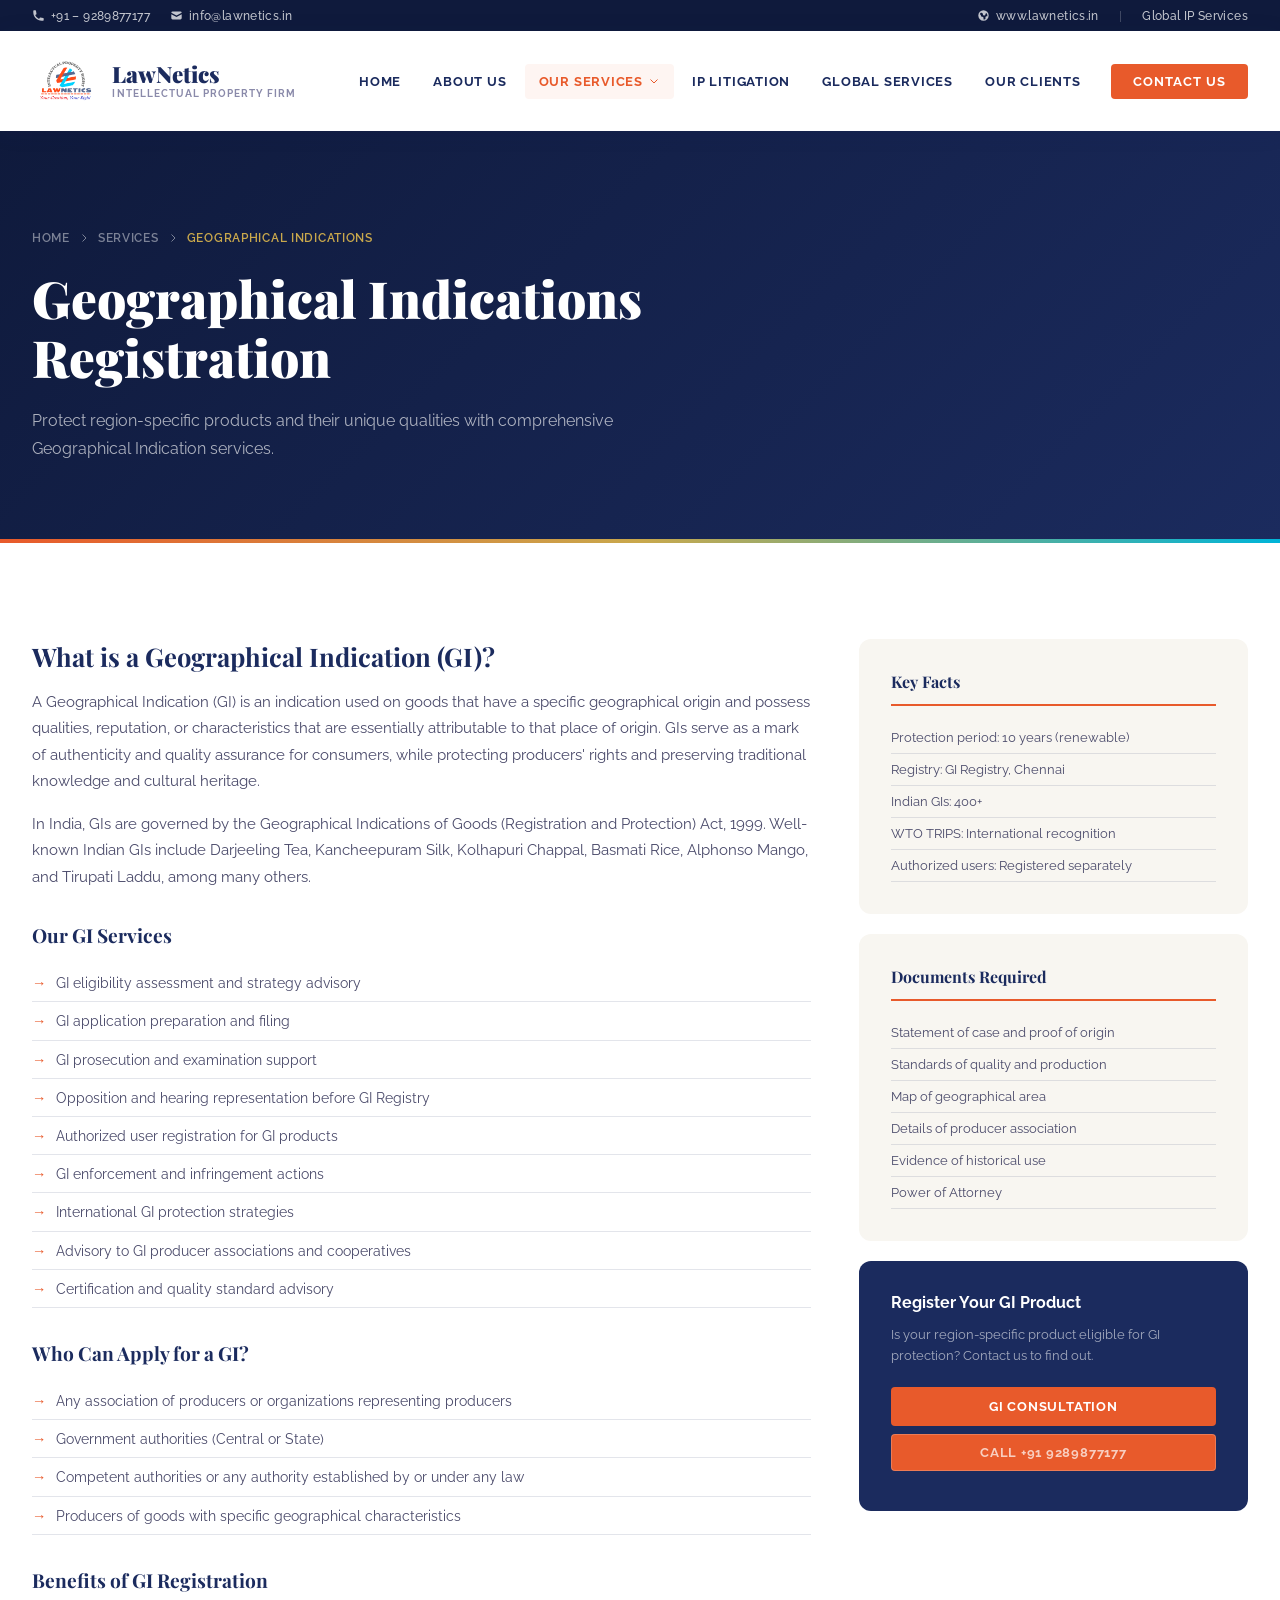
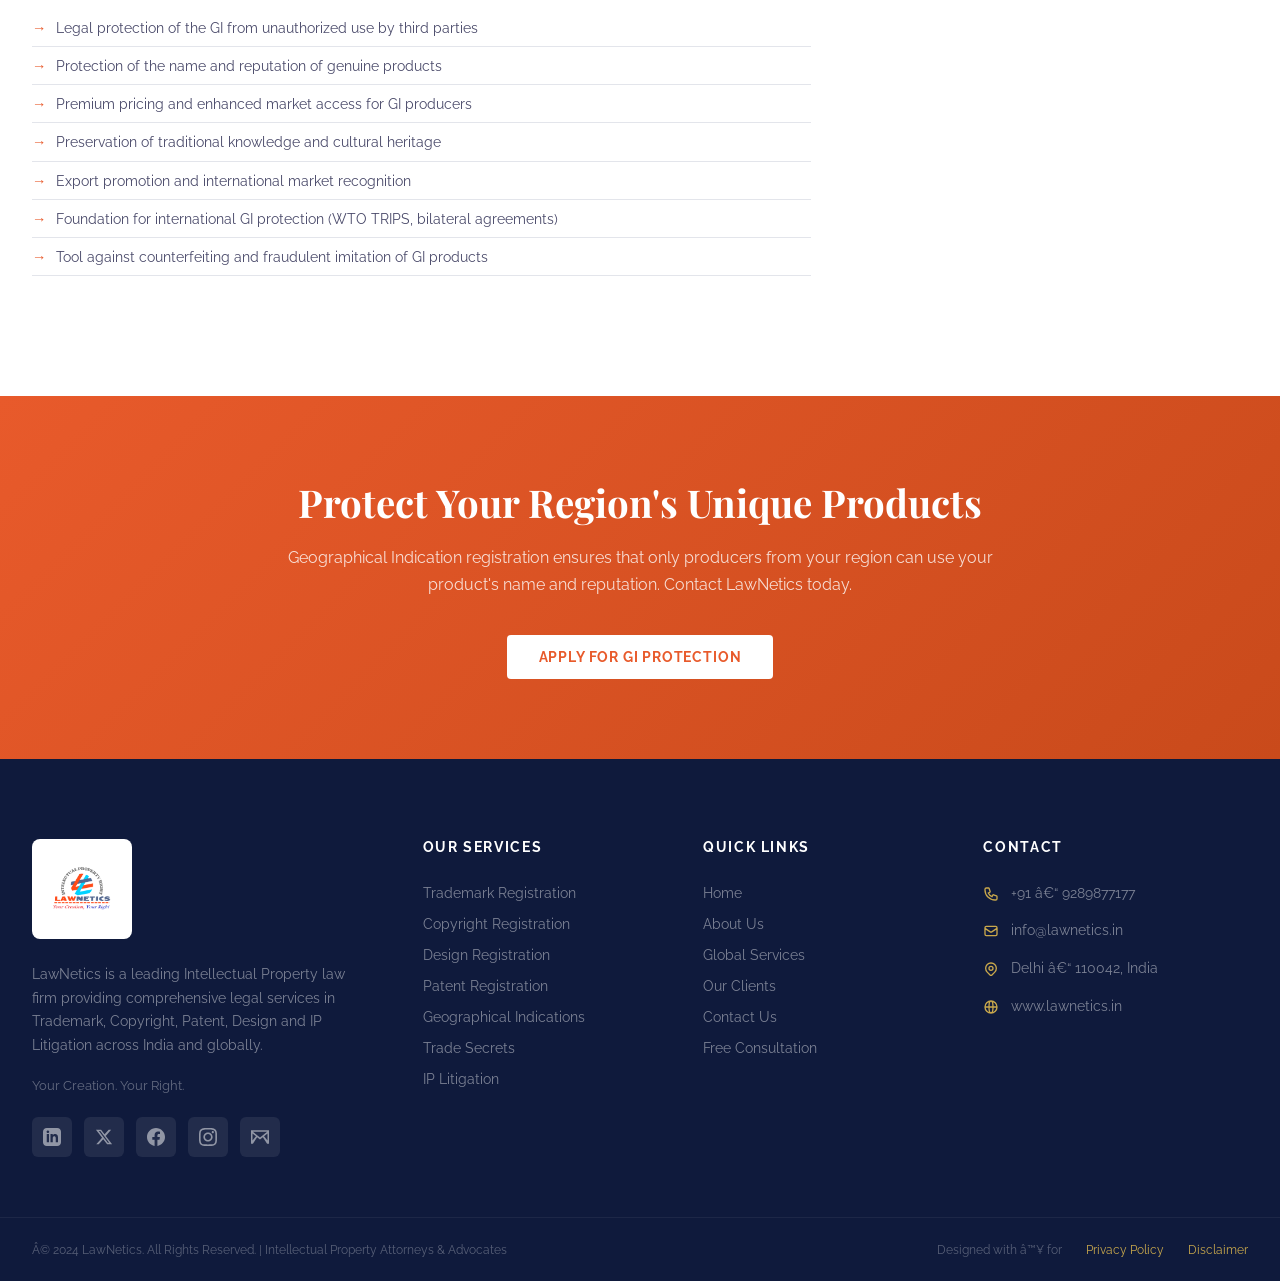
<file: gi.html>
﻿<!DOCTYPE html>
<html lang="en">

<head>
  <meta name="google-site-verification" content="eew-2YPhOJBOebMndsCwSZj5D-81QFe-ZEsrE2IcGGk" />
  <meta charset="UTF-8">
  <meta name="viewport" content="width=device-width, initial-scale=1.0">
  <title>Geographical Indications Registration India – Authentic Origins | LawNetics</title>
  <meta name="description"
    content="Protect region-specific products and traditional knowledge with LawNetics. Expert Geographical Indication (GI) registration and enforcement in India.">
  <link rel="preconnect" href="https://fonts.googleapis.com">
  <link rel="preconnect" href="https://fonts.gstatic.com" crossorigin>
  <link
    href="https://fonts.googleapis.com/css2?family=Playfair+Display:ital,wght@0,400;0,600;0,700;0,900;1,400;1,600&family=Raleway:wght@300;400;500;600;700;800&family=Libre+Baskerville:ital,wght@0,400;0,700;1,400&display=swap"
    rel="stylesheet">
  <link rel="stylesheet" href="css/style.css">
</head>

<body>

  <!-- TOP BAR -->
  <div class="topbar">
    <div class="topbar-inner">
      <div class="topbar-left">
        <div class="topbar-item">
          <svg fill="currentColor" viewBox="0 0 20 20">
            <path
              d="M2 3a1 1 0 011-1h2.153a1 1 0 01.986.836l.74 4.435a1 1 0 01-.54 1.06l-1.548.773a11.037 11.037 0 006.105 6.105l.774-1.548a1 1 0 011.059-.54l4.435.74a1 1 0 01.836.986V17a1 1 0 01-1 1h-2C7.82 18 2 12.18 2 5V3z" />
          </svg>
          <a href="tel:+919289877177">+91 – 9289877177</a>
        </div>
        <div class="topbar-item">
          <svg fill="currentColor" viewBox="0 0 20 20">
            <path d="M2.003 5.884L10 9.882l7.997-3.998A2 2 0 0016 4H4a2 2 0 00-1.997 1.884z" />
            <path d="M18 8.118l-8 4-8-4V14a2 2 0 002 2h12a2 2 0 002-2V8.118z" />
          </svg>
          <a href="mailto:info@lawnetics.in">info@lawnetics.in</a>
        </div>
      </div>
      <div class="topbar-right">
        <div class="topbar-item">
          <svg fill="currentColor" viewBox="0 0 20 20">
            <path fill-rule="evenodd"
              d="M10 18a8 8 0 100-16 8 8 0 000 16zM4.332 8.027a6.012 6.012 0 011.912-2.706C6.512 5.73 6.974 6 7.5 6A1.5 1.5 0 019 7.5V8a2 2 0 004 0 2 2 0 011.523-1.943A5.977 5.977 0 0116 10c0 .34-.028.675-.083 1H15a2 2 0 00-2 2v2.197A5.973 5.973 0 0110 16v-2a2 2 0 00-2-2 2 2 0 01-2-2 2 2 0 00-1.668-1.973z"
              clip-rule="evenodd" />
          </svg>
          <a href="http://www.lawnetics.in" target="_blank">www.lawnetics.in</a>
        </div>
        <span style="opacity:0.3">|</span>
        <span>Global IP Services</span>
      </div>
    </div>
  </div>

  <!-- HEADER -->
  <header>
    <div class="header-inner">
      <div class="logo-wrap">
        <img src="images/logo.png" alt="LawNetics Logo" style="height:50px;width:auto;">
        <div style="margin-left:12px">
          <div
            style="font-family:'Playfair Display',serif;font-weight:900;font-size:1.4rem;color:var(--navy);line-height:1">
            LawNetics</div>
          <div
            style="font-size:0.65rem;font-weight:700;color:var(--text-light);letter-spacing:0.1em;text-transform:uppercase;margin-top:2px">
            Intellectual Property Firm</div>
        </div>
      </div>
      <nav>
        <div class="nav-item"><a href="index.html" class="nav-link">Home</a></div>
        <div class="nav-item"><a href="about.html" class="nav-link">About Us</a></div>
        <div class="nav-item">
          <span class="nav-link active">Our Services <svg fill="none" stroke="currentColor" stroke-width="2"
              viewBox="0 0 24 24">
              <path d="M19 9l-7 7-7-7" />
            </svg></span>
          <div class="dropdown">
            <a href="trademark.html" class="dropdown-link">Trademark Registration</a>
            <a href="copyright.html" class="dropdown-link">Copyright Registration</a>
            <a href="design.html" class="dropdown-link">Design Registration</a>
            <a href="patent.html" class="dropdown-link">Patent Registration</a>
            <a href="gi.html" class="dropdown-link">Geographical Indications</a>
            <a href="trade-secret.html" class="dropdown-link">Trade Secrets</a>
          </div>
        </div>
        <div class="nav-item"><a href="litigation.html" class="nav-link">IP Litigation</a></div>
        <div class="nav-item"><a href="global.html" class="nav-link">Global Services</a></div>
        <div class="nav-item"><a href="clients.html" class="nav-link">Our Clients</a></div>
        <a href="contact.html" class="nav-cta">Contact Us</a>
      </nav>
      <div class="hamburger" onclick="toggleMobileNav()">
        <span></span>
        <span></span>
        <span></span>
      </div>
    </div>
  </header>

  <!-- MOBILE NAV -->
  <div class="mobile-nav" id="mobileNav">
    <button class="mobile-close" onclick="toggleMobileNav()">✕</button>
    <a href="index.html" class="mobile-nav-link">Home</a>
    <a href="about.html" class="mobile-nav-link">About Us</a>
    <span class="mobile-nav-link active">Our Services</span>
    <div class="mobile-nav-sub">
      <a href="trademark.html" class="mobile-nav-link">Trademark Registration</a>
      <a href="copyright.html" class="mobile-nav-link">Copyright Registration</a>
      <a href="design.html" class="mobile-nav-link">Design Registration</a>
      <a href="patent.html" class="mobile-nav-link">Patent Registration</a>
      <a href="gi.html" class="mobile-nav-link active">Geographical Indications</a>
      <a href="trade-secret.html" class="mobile-nav-link">Trade Secrets</a>
    </div>
    <a href="litigation.html" class="mobile-nav-link">IP Litigation</a>
    <a href="global.html" class="mobile-nav-link">Global Services</a>
    <a href="clients.html" class="mobile-nav-link">Our Clients</a>
    <a href="contact.html" class="mobile-nav-link">Contact Us</a>
  </div>

  <!-- GI PAGE CONTENT -->
  <div id="page-gi">
    <div class="page-hero">
      <div class="page-hero-inner">
        <div class="breadcrumb">Home <svg fill="none" stroke="currentColor" stroke-width="2" viewBox="0 0 24 24">
            <path d="M9 5l7 7-7 7" />
          </svg> Services <svg fill="none" stroke="currentColor" stroke-width="2" viewBox="0 0 24 24">
            <path d="M9 5l7 7-7 7" />
          </svg> <span>Geographical Indications</span></div>
        <h1>Geographical Indications Registration</h1>
        <p>Protect region-specific products and their unique qualities with comprehensive Geographical Indication
          services.</p>
      </div>
    </div>
    <section>
      <div class="section-inner">
        <div class="detail-grid">
          <div class="detail-content fade-in">
            <h2>What is a Geographical Indication (GI)?</h2>
            <p>A Geographical Indication (GI) is an indication used on goods that have a specific geographical origin
              and possess qualities, reputation, or characteristics that are essentially attributable to that place of
              origin. GIs serve as a mark of authenticity and quality assurance for consumers, while protecting
              producers' rights and preserving traditional knowledge and cultural heritage.</p>
            <p>In India, GIs are governed by the Geographical Indications of Goods (Registration and Protection) Act,
              1999. Well-known Indian GIs include Darjeeling Tea, Kancheepuram Silk, Kolhapuri Chappal, Basmati Rice,
              Alphonso Mango, and Tirupati Laddu, among many others.</p>
            <h3>Our GI Services</h3>
            <ul>
              <li>GI eligibility assessment and strategy advisory</li>
              <li>GI application preparation and filing</li>
              <li>GI prosecution and examination support</li>
              <li>Opposition and hearing representation before GI Registry</li>
              <li>Authorized user registration for GI products</li>
              <li>GI enforcement and infringement actions</li>
              <li>International GI protection strategies</li>
              <li>Advisory to GI producer associations and cooperatives</li>
              <li>Certification and quality standard advisory</li>
            </ul>
            <h3>Who Can Apply for a GI?</h3>
            <ul>
              <li>Any association of producers or organizations representing producers</li>
              <li>Government authorities (Central or State)</li>
              <li>Competent authorities or any authority established by or under any law</li>
              <li>Producers of goods with specific geographical characteristics</li>
            </ul>
            <h3>Benefits of GI Registration</h3>
            <ul>
              <li>Legal protection of the GI from unauthorized use by third parties</li>
              <li>Protection of the name and reputation of genuine products</li>
              <li>Premium pricing and enhanced market access for GI producers</li>
              <li>Preservation of traditional knowledge and cultural heritage</li>
              <li>Export promotion and international market recognition</li>
              <li>Foundation for international GI protection (WTO TRIPS, bilateral agreements)</li>
              <li>Tool against counterfeiting and fraudulent imitation of GI products</li>
            </ul>
          </div>
          <div class="detail-sidebar fade-in">
            <div class="sidebar-card">
              <h4>Key Facts</h4>
              <ul>
                <li>Protection period: 10 years (renewable)</li>
                <li>Registry: GI Registry, Chennai</li>
                <li>Indian GIs: 400+</li>
                <li>WTO TRIPS: International recognition</li>
                <li>Authorized users: Registered separately</li>
              </ul>
            </div>
            <div class="sidebar-card">
              <h4>Documents Required</h4>
              <ul>
                <li>Statement of case and proof of origin</li>
                <li>Standards of quality and production</li>
                <li>Map of geographical area</li>
                <li>Details of producer association</li>
                <li>Evidence of historical use</li>
                <li>Power of Attorney</li>
              </ul>
            </div>
            <div class="sidebar-contact">
              <h4>Register Your GI Product</h4>
              <p>Is your region-specific product eligible for GI protection? Contact us to find out.</p>
              <a href="contact.html"
                style="display:block;background:var(--orange);color:var(--white);text-align:center;padding:12px;border-radius:4px;font-size:0.8rem;font-weight:700;text-transform:uppercase;margin-bottom:8px;">GI
                Consultation</a>
              <a href="tel:+919289877177"
                style="display:block;border:1px solid rgba(255,255,255,0.2);color:rgba(255,255,255,0.7);text-align:center;padding:10px;border-radius:4px;font-size:0.8rem;">Call
                +91 9289877177</a>
            </div>
          </div>
        </div>
      </div>
    </section>
    <div class="cta-section">
      <div class="cta-inner">
        <h2>Protect Your Region's Unique Products</h2>
        <p>Geographical Indication registration ensures that only producers from your region can use your product's name
          and reputation. Contact LawNetics today.</p>
        <a href="contact.html" class="btn-white">Apply for GI Protection</a>
      </div>
    </div>
  </div>

      <!-- FOOTER -->
  <footer>
    <div class="footer-top">
      <div class="footer-grid">
        <div class="footer-brand">
          <div class="footer-logo-box">
            <img src="images/logo.png" alt="LawNetics Logo">
          </div>
          <p>LawNetics is a leading Intellectual Property law firm providing comprehensive legal services in Trademark,
            Copyright, Patent, Design and IP Litigation across India and globally.</p>
          <div class="footer-tagline">Your Creation. Your Right.</div>
          <div class="footer-social">
            <a class="social-btn" href="https://linkedin.com/in/lawneticsip" title="LinkedIn">
              <svg viewBox="0 0 24 24"><path d="M19 0h-14c-2.761 0-5 2.239-5 5v14c0 2.761 2.239 5 5 5h14c2.762 0 5-2.239 5-5v-14c0-2.761-2.238-5-5-5zm-11 19h-3v-11h3v11zm-1.5-12.268c-.966 0-1.75-.79-1.75-1.764s.784-1.764 1.75-1.764 1.75.79 1.75 1.764-.783 1.764-1.75 1.764zm13.5 12.268h-3v-5.604c0-3.368-4-3.113-4 0v5.604h-3v-11h3v1.765c1.396-2.586 7-2.777 7 2.476v6.759z"/></svg>
            </a>
            <a class="social-btn" href="https://x.com/LawNeticsIP" title="Twitter">
              <svg viewBox="0 0 24 24"><path d="M18.244 2.25h3.308l-7.227 8.26 8.502 11.24H16.17l-5.214-6.817L4.99 21.75H1.68l7.73-8.835L1.254 2.25H8.08l4.713 6.231zm-1.161 17.52h1.833L7.084 4.126H5.117z"/></svg>
            </a>
            <a class="social-btn" href="https://www.facebook.com/share/1Aun7wYgu8/" title="Facebook">
              <svg viewBox="0 0 24 24"><path d="M24 12.073c0-6.627-5.373-12-12-12s-12 5.373-12 12c0 5.99 4.388 10.954 10.125 11.854v-8.385H7.078v-3.469h3.047V9.43c0-3.007 1.792-4.669 4.533-4.669 1.312 0 2.686.235 2.686.235v2.953H15.83c-1.491 0-1.956.925-1.956 1.874v2.25h3.328l-.532 3.469h-2.796v8.385C19.612 23.027 24 18.062 24 12.073z"/></svg>
            </a>
            <a class="social-btn" href="https://www.instagram.com/lawnetics?igsh=MTUwb3ZobTV1Z3BsaA==" title="Instagram">
              <svg viewBox="0 0 24 24"><path d="M12 2.163c3.204 0 3.584.012 4.85.07 3.252.148 4.771 1.691 4.919 4.919.058 1.265.069 1.645.069 4.849 0 3.205-.012 3.584-.069 4.849-.149 3.225-1.664 4.771-4.919 4.919-1.266.058-1.644.07-4.85.07-3.204 0-3.584-.012-4.849-.07-3.26-.149-4.771-1.699-4.919-4.92-.058-1.265-.07-1.644-.07-4.849 0-3.204.013-3.583.07-4.849.149-3.227 1.664-4.771 4.919-4.919 1.266-.057 1.645-.069 4.849-.069zm0-2.163c-3.259 0-3.667.014-4.947.072-4.358.2-6.78 2.618-6.98 6.98-.059 1.281-.073 1.689-.073 4.948 0 3.259.014 3.668.072 4.948.2 4.358 2.618 6.78 6.98 6.98 1.281.058 1.689.072 4.948.072 3.259 0 3.668-.014 4.948-.072 4.354-.2 6.782-2.618 6.979-6.98.059-1.28.073-1.689.073-4.948 0-3.259-.014-3.667-.072-4.947-.196-4.354-2.617-6.78-6.979-6.98-1.281-.059-1.69-.073-4.949-.073zm0 5.838c-3.403 0-6.162 2.759-6.162 6.162s2.759 6.163 6.162 6.163 6.162-2.759 6.162-6.163-2.759-6.162-6.162-6.162zm0 10.162c-2.209 0-4-1.79-4-4 0-2.209 1.791-4 4-4s4 1.791 4 4c0 2.21-1.791 4-4 4zm6.406-11.845c-.796 0-1.441.645-1.441 1.44s.645 1.44 1.441 1.44c.795 0 1.439-.645 1.439-1.44s-.644-1.44-1.439-1.44z"/></svg>
            </a>
            <a class="social-btn" href="mailto:info@lawnetics.in" title="Email">
              <svg viewBox="0 0 24 24"><path d="M0 3v18h24v-18h-24zm6.623 7.929l-4.623 5.712v-9.458l4.623 3.746zm-4.141-5.929h19.035l-9.517 7.713-9.518-7.713zm5.694 7.188l3.824 3.099l3.83-3.104 5.612 8.818h-18.895l5.629-8.813zm9.201-1.259l4.623-3.746v9.458l-4.623-5.712z"/></svg>
            </a>
          </div>
        </div>

        <div class="footer-col">
          <h4>Our Services</h4>
          <ul>
            <li><a href="trademark.html">Trademark Registration</a></li>
            <li><a href="copyright.html">Copyright Registration</a></li>
            <li><a href="design.html">Design Registration</a></li>
            <li><a href="patent.html">Patent Registration</a></li>
            <li><a href="gi.html">Geographical Indications</a></li>
            <li><a href="trade-secret.html">Trade Secrets</a></li>
            <li><a href="litigation.html">IP Litigation</a></li>
          </ul>
        </div>

        <div class="footer-col">
          <h4>Quick Links</h4>
          <ul>
            <li><a href="index.html">Home</a></li>
            <li><a href="about.html">About Us</a></li>
            <li><a href="global.html">Global Services</a></li>
            <li><a href="clients.html">Our Clients</a></li>
            <li><a href="contact.html">Contact Us</a></li>
            <li><a href="contact.html">Free Consultation</a></li>
          </ul>
        </div>

        <div class="footer-col">
          <h4>Contact</h4>
          <div class="footer-contact">
            <div class="footer-contact-item">
              <svg fill="none" stroke="currentColor" stroke-width="2" viewBox="0 0 24 24">
                <path
                  d="M3 5a2 2 0 012-2h3.28a1 1 0 01.948.684l1.498 4.493a1 1 0 01-.502 1.21l-2.257 1.13a11.042 11.042 0 005.516 5.516l1.13-2.257a1 1 0 011.21-.502l4.493 1.498a1 1 0 01.684.949V19a2 2 0 01-2 2h-1C9.716 21 3 14.284 3 6V5z" />
              </svg>
              <span>+91 â€“ 9289877177</span>
            </div>
            <div class="footer-contact-item">
              <svg fill="none" stroke="currentColor" stroke-width="2" viewBox="0 0 24 24">
                <path d="M3 8l7.89 5.26a2 2 0 002.22 0L21 8M5 19h14a2 2 0 002-2V7a2 2 0 00-2-2H5a2 2 0 00-2 2v10a2 2 0 002 2z" />
              </svg>
              <span>info@lawnetics.in</span>
            </div>
            <div class="footer-contact-item">
              <svg fill="none" stroke="currentColor" stroke-width="2" viewBox="0 0 24 24">
                <path d="M17.657 16.657L13.414 20.9a1.998 1.998 0 01-2.827 0l-4.244-4.243a8 8 0 1111.314 0z" />
                <path d="M15 11a3 3 0 11-6 0 3 3 0 016 0z" />
              </svg>
              <span>Delhi â€“ 110042, India</span>
            </div>
            <div class="footer-contact-item">
              <svg fill="none" stroke="currentColor" stroke-width="2" viewBox="0 0 24 24">
                <path
                  d="M21 12a9 9 0 01-9 9m9-9a9 9 0 00-9-9m9 9H3m9 9a9 9 0 01-9-9m9 9c1.657 0 3-4.03 3-9s-1.343-9-3-9m0 18c-1.657 0-3-4.03-3-9s1.343-9 3-9m-9 9a9 9 0 019-9" />
              </svg>
              <span>www.lawnetics.in</span>
            </div>
          </div>
        </div>
      </div>
    </div>

    <div class="footer-bottom">
      <div class="footer-bottom-inner">
        <p>Â© 2024 LawNetics. All Rights Reserved. | Intellectual Property Attorneys & Advocates</p>
        <div class="footer-bottom-links">
          <span>Designed with â™¥ for</span>
          <a href="#">Privacy Policy</a>
          <a href="#">Disclaimer</a>
        </div>
      </div>
    </div>
  </footer>

  <script src="js/main.js"></script>
</body>

</html>
</file>
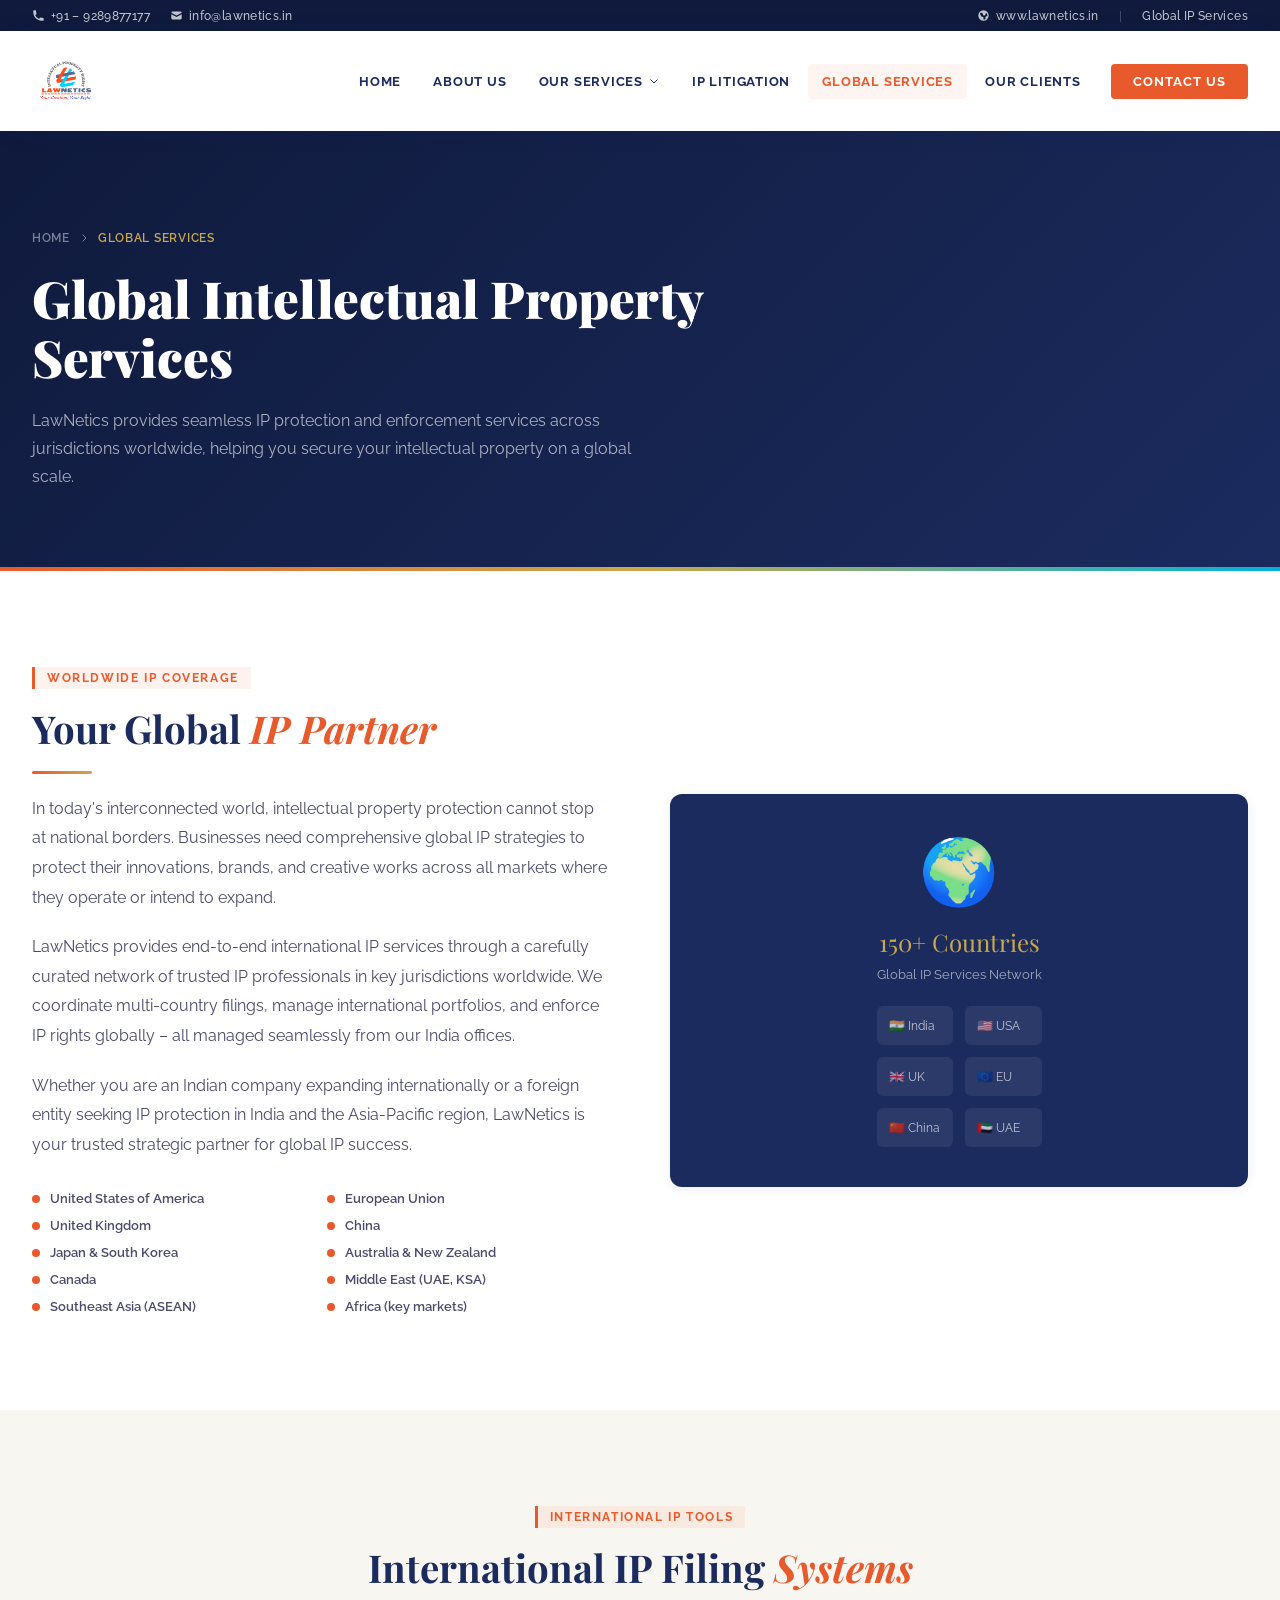
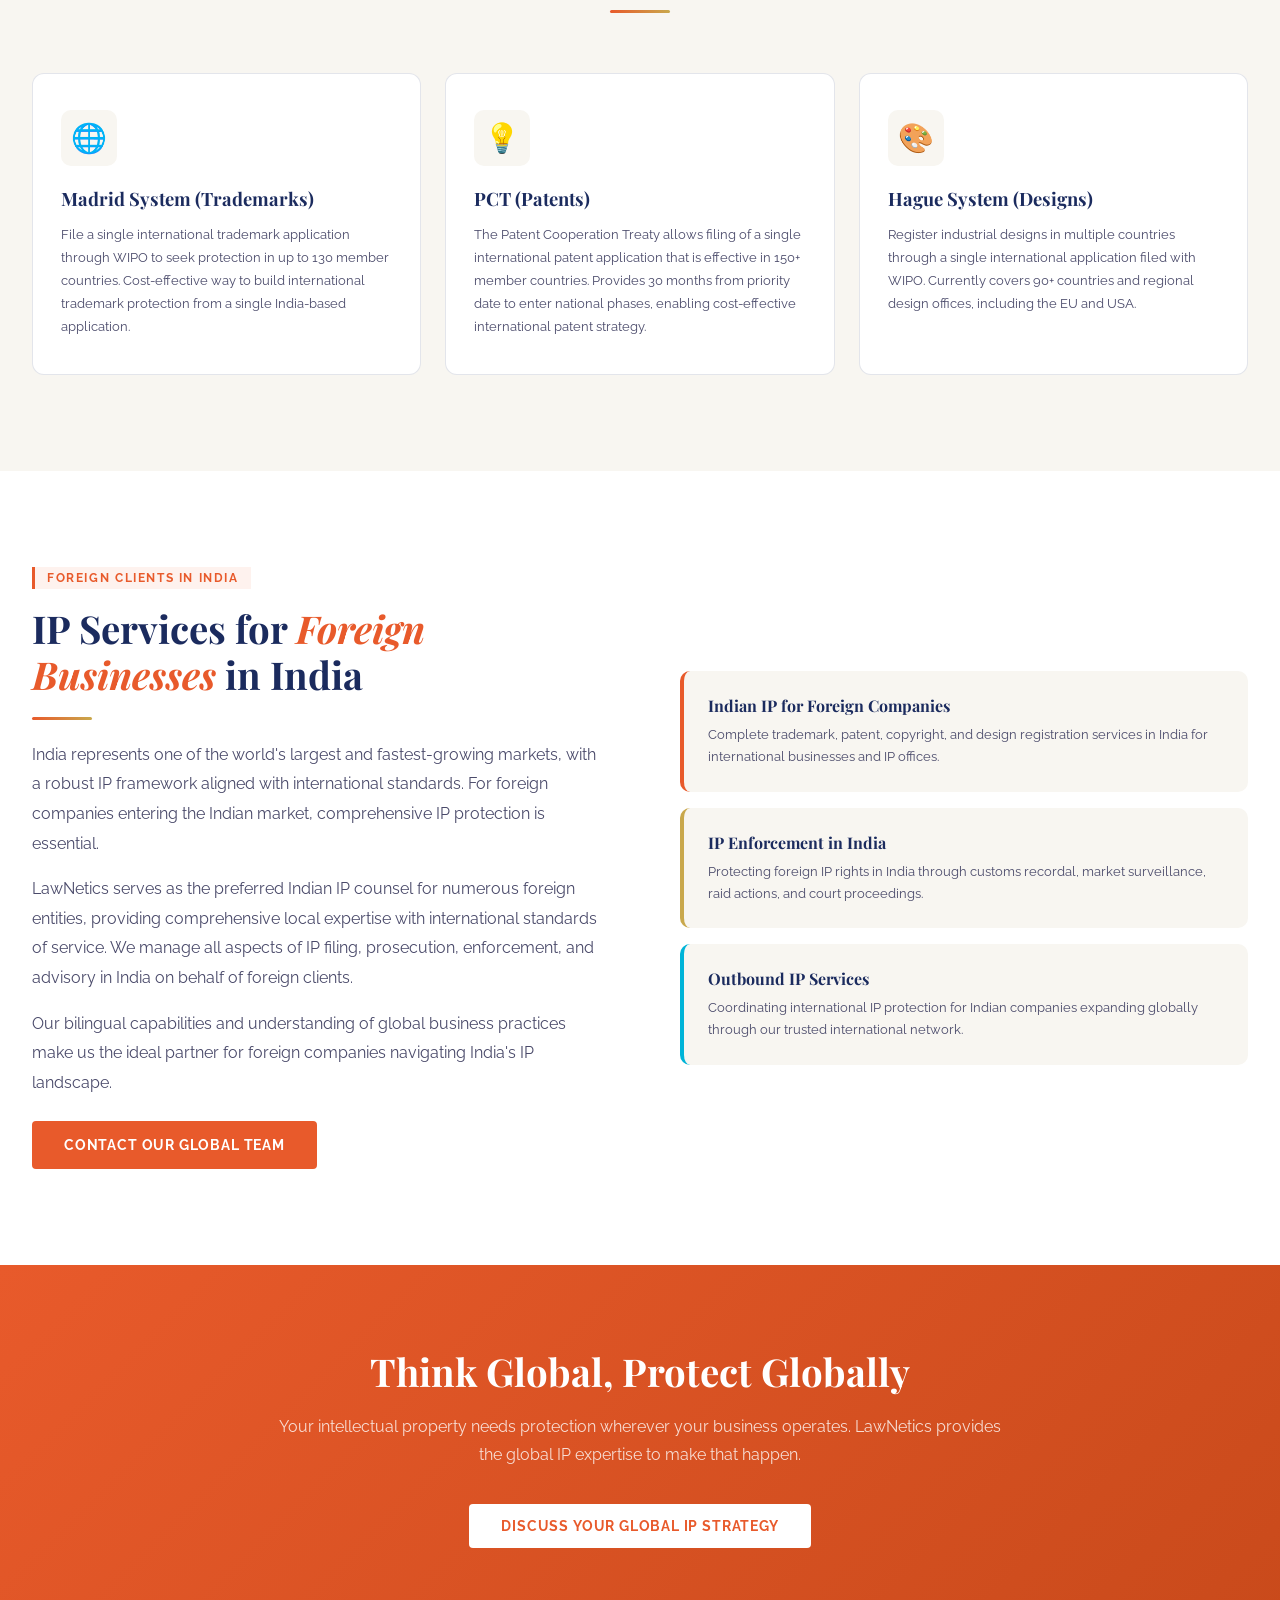
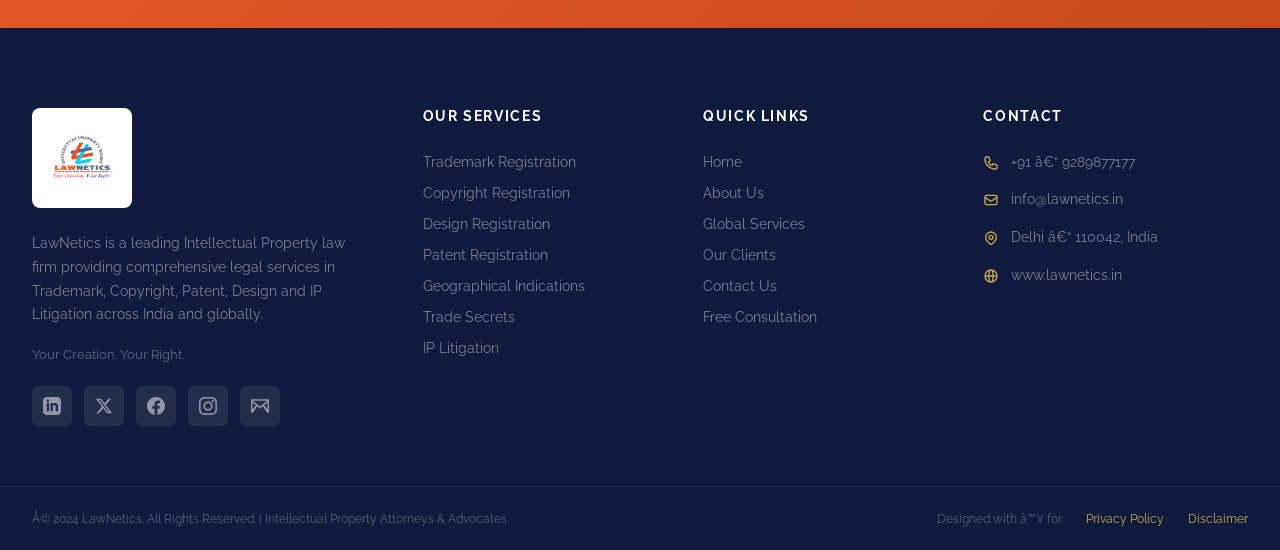
<file: global.html>
﻿<!DOCTYPE html>
<html lang="en">

<head>
  <meta name="google-site-verification" content="eew-2YPhOJBOebMndsCwSZj5D-81QFe-ZEsrE2IcGGk" />
  <meta charset="UTF-8">
  <meta name="viewport" content="width=device-width, initial-scale=1.0">
  <title>Global IP Services – International Trademark & Patent | LawNetics</title>
  <meta name="description"
    content="Protect your intellectual property across borders. LawNetics provides expert international trademark (Madrid Protocol) and patent (PCT) services in 150+ countries.">
  <link rel="preconnect" href="https://fonts.googleapis.com">
  <link rel="preconnect" href="https://fonts.gstatic.com" crossorigin>
  <link
    href="https://fonts.googleapis.com/css2?family=Playfair+Display:ital,wght@0,400;0,600;0,700;0,900;1,400;1,600&family=Raleway:wght@300;400;500;600;700;800&family=Libre+Baskerville:ital,wght@0,400;0,700;1,400&display=swap"
    rel="stylesheet">
  <link rel="stylesheet" href="css/style.css">
</head>

<body>

  <!-- TOP BAR -->
  <div class="topbar">
    <div class="topbar-inner">
      <div class="topbar-left">
        <div class="topbar-item">
          <svg fill="currentColor" viewBox="0 0 20 20">
            <path
              d="M2 3a1 1 0 011-1h2.153a1 1 0 01.986.836l.74 4.435a1 1 0 01-.54 1.06l-1.548.773a11.037 11.037 0 006.105 6.105l.774-1.548a1 1 0 011.059-.54l4.435.74a1 1 0 01.836.986V17a1 1 0 01-1 1h-2C7.82 18 2 12.18 2 5V3z" />
          </svg>
          <a href="tel:+919289877177">+91 – 9289877177</a>
        </div>
        <div class="topbar-item">
          <svg fill="currentColor" viewBox="0 0 20 20">
            <path d="M2.003 5.884L10 9.882l7.997-3.998A2 2 0 0016 4H4a2 2 0 00-1.997 1.884z" />
            <path d="M18 8.118l-8 4-8-4V14a2 2 0 002 2h12a2 2 0 002-2V8.118z" />
          </svg>
          <a href="mailto:info@lawnetics.in">info@lawnetics.in</a>
        </div>
      </div>
      <div class="topbar-right">
        <div class="topbar-item">
          <svg fill="currentColor" viewBox="0 0 20 20">
            <path fill-rule="evenodd"
              d="M10 18a8 8 0 100-16 8 8 0 000 16zM4.332 8.027a6.012 6.012 0 011.912-2.706C6.512 5.73 6.974 6 7.5 6A1.5 1.5 0 019 7.5V8a2 2 0 004 0 2 2 0 011.523-1.943A5.977 5.977 0 0116 10c0 .34-.028.675-.083 1H15a2 2 0 00-2 2v2.197A5.973 5.973 0 0110 16v-2a2 2 0 00-2-2 2 2 0 01-2-2 2 2 0 00-1.668-1.973z"
              clip-rule="evenodd" />
          </svg>
          <a href="http://www.lawnetics.in" target="_blank">www.lawnetics.in</a>
        </div>
        <span style="opacity:0.3">|</span>
        <span>Global IP Services</span>
      </div>
    </div>
  </div>

  <!-- HEADER -->
  <header>
    <div class="header-inner">
      <div class="logo-wrap" onclick="showPage('home')" style="cursor:pointer">
        <img src="images/logo.png" alt="LawNetics Logo" style="height:50px;width:auto;" />

      </div>
      <nav>
        <div class="nav-item"><a href="index.html" class="nav-link">Home</a></div>
        <div class="nav-item"><a href="about.html" class="nav-link">About Us</a></div>
        <div class="nav-item">
          <span class="nav-link">Our Services <svg fill="none" stroke="currentColor" stroke-width="2"
              viewBox="0 0 24 24">
              <path d="M19 9l-7 7-7-7" />
            </svg></span>
          <div class="dropdown">
            <a href="trademark.html" class="dropdown-link">Trademark Registration</a>
            <a href="copyright.html" class="dropdown-link">Copyright Registration</a>
            <a href="design.html" class="dropdown-link">Design Registration</a>
            <a href="patent.html" class="dropdown-link">Patent Registration</a>
            <a href="gi.html" class="dropdown-link">Geographical Indications</a>
            <a href="trade-secret.html" class="dropdown-link">Trade Secrets</a>
          </div>
        </div>
        <div class="nav-item"><a href="litigation.html" class="nav-link">IP Litigation</a></div>
        <div class="nav-item"><a href="global.html" class="nav-link active">Global Services</a></div>
        <div class="nav-item"><a href="clients.html" class="nav-link">Our Clients</a></div>
        <a href="contact.html" class="nav-cta">Contact Us</a>
      </nav>
      <div class="hamburger" onclick="toggleMobileNav()">
        <span></span>
        <span></span>
        <span></span>
      </div>
    </div>
  </header>

  <!-- MOBILE NAV -->
  <div class="mobile-nav" id="mobileNav">
    <button class="mobile-close" onclick="toggleMobileNav()">✕</button>
    <a href="index.html" class="mobile-nav-link">Home</a>
    <a href="about.html" class="mobile-nav-link">About Us</a>
    <span class="mobile-nav-link">Our Services</span>
    <div class="mobile-nav-sub">
      <a href="trademark.html" class="mobile-nav-link">Trademark Registration</a>
      <a href="copyright.html" class="mobile-nav-link">Copyright Registration</a>
      <a href="design.html" class="mobile-nav-link">Design Registration</a>
      <a href="patent.html" class="mobile-nav-link">Patent Registration</a>
      <a href="gi.html" class="mobile-nav-link">Geographical Indications</a>
      <a href="trade-secret.html" class="mobile-nav-link">Trade Secrets</a>
    </div>
    <a href="litigation.html" class="mobile-nav-link">IP Litigation</a>
    <a href="global.html" class="mobile-nav-link active">Global Services</a>
    <a href="clients.html" class="mobile-nav-link">Our Clients</a>
    <a href="contact.html" class="mobile-nav-link">Contact Us</a>
  </div>

  <!-- GLOBAL PAGE CONTENT -->
  <div id="page-global">
    <div class="page-hero">
      <div class="page-hero-inner">
        <div class="breadcrumb">Home <svg fill="none" stroke="currentColor" stroke-width="2" viewBox="0 0 24 24">
            <path d="M9 5l7 7-7 7" />
          </svg> <span>Global Services</span></div>
        <h1>Global Intellectual Property Services</h1>
        <p>LawNetics provides seamless IP protection and enforcement services across jurisdictions worldwide, helping
          you secure your intellectual property on a global scale.</p>
      </div>
    </div>
    <section>
      <div class="section-inner">
        <div class="global-inner">
          <div class="fade-in">
            <div class="section-label">Worldwide IP Coverage</div>
            <h2 class="section-title">Your Global <em>IP Partner</em></h2>
            <div class="divider"></div>
            <p style="color:var(--text-mid);line-height:1.85;margin-bottom:20px;">In today's interconnected world,
              intellectual property protection cannot stop at national borders. Businesses need comprehensive global IP
              strategies to protect their innovations, brands, and creative works across all markets where they operate
              or intend to expand.</p>
            <p style="color:var(--text-mid);line-height:1.85;margin-bottom:20px;">LawNetics provides end-to-end
              international IP services through a carefully curated network of trusted IP professionals in key
              jurisdictions worldwide. We coordinate multi-country filings, manage international portfolios, and enforce
              IP rights globally – all managed seamlessly from our India offices.</p>
            <p style="color:var(--text-mid);line-height:1.85;margin-bottom:32px;">Whether you are an Indian company
              expanding internationally or a foreign entity seeking IP protection in India and the Asia-Pacific region,
              LawNetics is your trusted strategic partner for global IP success.</p>
            <div class="global-list">
              <div class="global-item">
                <div class="global-dot"></div>United States of America
              </div>
              <div class="global-item">
                <div class="global-dot"></div>European Union
              </div>
              <div class="global-item">
                <div class="global-dot"></div>United Kingdom
              </div>
              <div class="global-item">
                <div class="global-dot"></div>China
              </div>
              <div class="global-item">
                <div class="global-dot"></div>Japan & South Korea
              </div>
              <div class="global-item">
                <div class="global-dot"></div>Australia & New Zealand
              </div>
              <div class="global-item">
                <div class="global-dot"></div>Canada
              </div>
              <div class="global-item">
                <div class="global-dot"></div>Middle East (UAE, KSA)
              </div>
              <div class="global-item">
                <div class="global-dot"></div>Southeast Asia (ASEAN)
              </div>
              <div class="global-item">
                <div class="global-dot"></div>Africa (key markets)
              </div>
            </div>
          </div>
          <div class="fade-in">
            <div class="global-map"
              style="min-height:380px;background:var(--navy);border-radius:12px;display:flex;align-items:center;justify-content:center;">
              <div style="text-align:center;color:white;">
                <div style="font-size:4rem;margin-bottom:16px;">🌍</div>
                <div style="font-family:'Playfair Display',serif;font-size:1.5rem;color:var(--gold);margin-bottom:8px;">
                  150+ Countries</div>
                <div style="font-size:0.84rem;color:rgba(255,255,255,0.6);">Global IP Services Network</div>
                <div style="margin-top:24px;display:grid;grid-template-columns:1fr 1fr;gap:12px;text-align:left;">
                  <div
                    style="background:rgba(255,255,255,0.07);border-radius:6px;padding:12px;font-size:0.78rem;color:rgba(255,255,255,0.7);">
                    🇮🇳 India</div>
                  <div
                    style="background:rgba(255,255,255,0.07);border-radius:6px;padding:12px;font-size:0.78rem;color:rgba(255,255,255,0.7);">
                    🇺🇸 USA</div>
                  <div
                    style="background:rgba(255,255,255,0.07);border-radius:6px;padding:12px;font-size:0.78rem;color:rgba(255,255,255,0.7);">
                    🇬🇧 UK</div>
                  <div
                    style="background:rgba(255,255,255,0.07);border-radius:6px;padding:12px;font-size:0.78rem;color:rgba(255,255,255,0.7);">
                    🇪🇺 EU</div>
                  <div
                    style="background:rgba(255,255,255,0.07);border-radius:6px;padding:12px;font-size:0.78rem;color:rgba(255,255,255,0.7);">
                    🇨🇳 China</div>
                  <div
                    style="background:rgba(255,255,255,0.07);border-radius:6px;padding:12px;font-size:0.78rem;color:rgba(255,255,255,0.7);">
                    🇦🇪 UAE</div>
                </div>
              </div>
            </div>
          </div>
        </div>
      </div>
    </section>

    <section style="background:var(--off-white)">
      <div class="section-inner">
        <div class="section-head center fade-in">
          <div class="section-label">International IP Tools</div>
          <h2 class="section-title">International IP Filing <em>Systems</em></h2>
          <div class="divider center"></div>
        </div>
        <div class="services-grid fade-in">
          <div class="service-card">
            <div class="service-icon"><span style="font-size:1.8rem">🌐</span></div>
            <h3>Madrid System (Trademarks)</h3>
            <p>File a single international trademark application through WIPO to seek protection in up to 130 member
              countries. Cost-effective way to build international trademark protection from a single India-based
              application.</p>
          </div>
          <div class="service-card">
            <div class="service-icon"><span style="font-size:1.8rem">💡</span></div>
            <h3>PCT (Patents)</h3>
            <p>The Patent Cooperation Treaty allows filing of a single international patent application that is
              effective in 150+ member countries. Provides 30 months from priority date to enter national phases,
              enabling cost-effective international patent strategy.</p>
          </div>
          <div class="service-card">
            <div class="service-icon"><span style="font-size:1.8rem">🎨</span></div>
            <h3>Hague System (Designs)</h3>
            <p>Register industrial designs in multiple countries through a single international application filed with
              WIPO. Currently covers 90+ countries and regional design offices, including the EU and USA.</p>
          </div>
        </div>
      </div>
    </section>

    <section>
      <div class="section-inner">
        <div class="why-grid fade-in">
          <div>
            <div class="section-label">Foreign Clients in India</div>
            <h2 class="section-title">IP Services for <em>Foreign Businesses</em> in India</h2>
            <div class="divider"></div>
            <p style="color:var(--text-mid);line-height:1.85;margin-bottom:16px;">India represents one of the world's
              largest and fastest-growing markets, with a robust IP framework aligned with international standards. For
              foreign companies entering the Indian market, comprehensive IP protection is essential.</p>
            <p style="color:var(--text-mid);line-height:1.85;margin-bottom:16px;">LawNetics serves as the preferred
              Indian IP counsel for numerous foreign entities, providing comprehensive local expertise with
              international standards of service. We manage all aspects of IP filing, prosecution, enforcement, and
              advisory in India on behalf of foreign clients.</p>
            <p style="color:var(--text-mid);line-height:1.85;">Our bilingual capabilities and understanding of global
              business practices make us the ideal partner for foreign companies navigating India's IP landscape.</p>
            <a href="contact.html" class="btn-primary" style="margin-top:24px;display:inline-flex;">Contact Our Global
              Team</a>
          </div>
          <div style="display:flex;flex-direction:column;gap:16px;">
            <div
              style="background:var(--off-white);border-radius:10px;padding:24px;border-left:4px solid var(--orange);">
              <h4 style="font-family:'Playfair Display',serif;font-size:1rem;color:var(--navy);margin-bottom:8px;">
                Indian IP for Foreign Companies</h4>
              <p style="font-size:0.83rem;color:var(--text-mid);line-height:1.65;">Complete trademark, patent,
                copyright, and design registration services in India for international businesses and IP offices.</p>
            </div>
            <div style="background:var(--off-white);border-radius:10px;padding:24px;border-left:4px solid var(--gold);">
              <h4 style="font-family:'Playfair Display',serif;font-size:1rem;color:var(--navy);margin-bottom:8px;">IP
                Enforcement in India</h4>
              <p style="font-size:0.83rem;color:var(--text-mid);line-height:1.65;">Protecting foreign IP rights in India
                through customs recordal, market surveillance, raid actions, and court proceedings.</p>
            </div>
            <div style="background:var(--off-white);border-radius:10px;padding:24px;border-left:4px solid var(--cyan);">
              <h4 style="font-family:'Playfair Display',serif;font-size:1rem;color:var(--navy);margin-bottom:8px;">
                Outbound IP Services</h4>
              <p style="font-size:0.83rem;color:var(--text-mid);line-height:1.65;">Coordinating international IP
                protection for Indian companies expanding globally through our trusted international network.</p>
            </div>
          </div>
        </div>
      </div>
    </section>
    <div class="cta-section">
      <div class="cta-inner">
        <h2>Think Global, Protect Globally</h2>
        <p>Your intellectual property needs protection wherever your business operates. LawNetics provides the global IP
          expertise to make that happen.</p>
        <a href="contact.html" class="btn-white">Discuss Your Global IP Strategy</a>
      </div>
    </div>
  </div>

      <!-- FOOTER -->
  <footer>
    <div class="footer-top">
      <div class="footer-grid">
        <div class="footer-brand">
          <div class="footer-logo-box">
            <img src="images/logo.png" alt="LawNetics Logo">
          </div>
          <p>LawNetics is a leading Intellectual Property law firm providing comprehensive legal services in Trademark,
            Copyright, Patent, Design and IP Litigation across India and globally.</p>
          <div class="footer-tagline">Your Creation. Your Right.</div>
          <div class="footer-social">
            <a class="social-btn" href="https://linkedin.com/in/lawneticsip" title="LinkedIn">
              <svg viewBox="0 0 24 24"><path d="M19 0h-14c-2.761 0-5 2.239-5 5v14c0 2.761 2.239 5 5 5h14c2.762 0 5-2.239 5-5v-14c0-2.761-2.238-5-5-5zm-11 19h-3v-11h3v11zm-1.5-12.268c-.966 0-1.75-.79-1.75-1.764s.784-1.764 1.75-1.764 1.75.79 1.75 1.764-.783 1.764-1.75 1.764zm13.5 12.268h-3v-5.604c0-3.368-4-3.113-4 0v5.604h-3v-11h3v1.765c1.396-2.586 7-2.777 7 2.476v6.759z"/></svg>
            </a>
            <a class="social-btn" href="https://x.com/LawNeticsIP" title="Twitter">
              <svg viewBox="0 0 24 24"><path d="M18.244 2.25h3.308l-7.227 8.26 8.502 11.24H16.17l-5.214-6.817L4.99 21.75H1.68l7.73-8.835L1.254 2.25H8.08l4.713 6.231zm-1.161 17.52h1.833L7.084 4.126H5.117z"/></svg>
            </a>
            <a class="social-btn" href="https://www.facebook.com/share/1Aun7wYgu8/" title="Facebook">
              <svg viewBox="0 0 24 24"><path d="M24 12.073c0-6.627-5.373-12-12-12s-12 5.373-12 12c0 5.99 4.388 10.954 10.125 11.854v-8.385H7.078v-3.469h3.047V9.43c0-3.007 1.792-4.669 4.533-4.669 1.312 0 2.686.235 2.686.235v2.953H15.83c-1.491 0-1.956.925-1.956 1.874v2.25h3.328l-.532 3.469h-2.796v8.385C19.612 23.027 24 18.062 24 12.073z"/></svg>
            </a>
            <a class="social-btn" href="https://www.instagram.com/lawnetics?igsh=MTUwb3ZobTV1Z3BsaA==" title="Instagram">
              <svg viewBox="0 0 24 24"><path d="M12 2.163c3.204 0 3.584.012 4.85.07 3.252.148 4.771 1.691 4.919 4.919.058 1.265.069 1.645.069 4.849 0 3.205-.012 3.584-.069 4.849-.149 3.225-1.664 4.771-4.919 4.919-1.266.058-1.644.07-4.85.07-3.204 0-3.584-.012-4.849-.07-3.26-.149-4.771-1.699-4.919-4.92-.058-1.265-.07-1.644-.07-4.849 0-3.204.013-3.583.07-4.849.149-3.227 1.664-4.771 4.919-4.919 1.266-.057 1.645-.069 4.849-.069zm0-2.163c-3.259 0-3.667.014-4.947.072-4.358.2-6.78 2.618-6.98 6.98-.059 1.281-.073 1.689-.073 4.948 0 3.259.014 3.668.072 4.948.2 4.358 2.618 6.78 6.98 6.98 1.281.058 1.689.072 4.948.072 3.259 0 3.668-.014 4.948-.072 4.354-.2 6.782-2.618 6.979-6.98.059-1.28.073-1.689.073-4.948 0-3.259-.014-3.667-.072-4.947-.196-4.354-2.617-6.78-6.979-6.98-1.281-.059-1.69-.073-4.949-.073zm0 5.838c-3.403 0-6.162 2.759-6.162 6.162s2.759 6.163 6.162 6.163 6.162-2.759 6.162-6.163-2.759-6.162-6.162-6.162zm0 10.162c-2.209 0-4-1.79-4-4 0-2.209 1.791-4 4-4s4 1.791 4 4c0 2.21-1.791 4-4 4zm6.406-11.845c-.796 0-1.441.645-1.441 1.44s.645 1.44 1.441 1.44c.795 0 1.439-.645 1.439-1.44s-.644-1.44-1.439-1.44z"/></svg>
            </a>
            <a class="social-btn" href="mailto:info@lawnetics.in" title="Email">
              <svg viewBox="0 0 24 24"><path d="M0 3v18h24v-18h-24zm6.623 7.929l-4.623 5.712v-9.458l4.623 3.746zm-4.141-5.929h19.035l-9.517 7.713-9.518-7.713zm5.694 7.188l3.824 3.099l3.83-3.104 5.612 8.818h-18.895l5.629-8.813zm9.201-1.259l4.623-3.746v9.458l-4.623-5.712z"/></svg>
            </a>
          </div>
        </div>

        <div class="footer-col">
          <h4>Our Services</h4>
          <ul>
            <li><a href="trademark.html">Trademark Registration</a></li>
            <li><a href="copyright.html">Copyright Registration</a></li>
            <li><a href="design.html">Design Registration</a></li>
            <li><a href="patent.html">Patent Registration</a></li>
            <li><a href="gi.html">Geographical Indications</a></li>
            <li><a href="trade-secret.html">Trade Secrets</a></li>
            <li><a href="litigation.html">IP Litigation</a></li>
          </ul>
        </div>

        <div class="footer-col">
          <h4>Quick Links</h4>
          <ul>
            <li><a href="index.html">Home</a></li>
            <li><a href="about.html">About Us</a></li>
            <li><a href="global.html">Global Services</a></li>
            <li><a href="clients.html">Our Clients</a></li>
            <li><a href="contact.html">Contact Us</a></li>
            <li><a href="contact.html">Free Consultation</a></li>
          </ul>
        </div>

        <div class="footer-col">
          <h4>Contact</h4>
          <div class="footer-contact">
            <div class="footer-contact-item">
              <svg fill="none" stroke="currentColor" stroke-width="2" viewBox="0 0 24 24">
                <path
                  d="M3 5a2 2 0 012-2h3.28a1 1 0 01.948.684l1.498 4.493a1 1 0 01-.502 1.21l-2.257 1.13a11.042 11.042 0 005.516 5.516l1.13-2.257a1 1 0 011.21-.502l4.493 1.498a1 1 0 01.684.949V19a2 2 0 01-2 2h-1C9.716 21 3 14.284 3 6V5z" />
              </svg>
              <span>+91 â€“ 9289877177</span>
            </div>
            <div class="footer-contact-item">
              <svg fill="none" stroke="currentColor" stroke-width="2" viewBox="0 0 24 24">
                <path d="M3 8l7.89 5.26a2 2 0 002.22 0L21 8M5 19h14a2 2 0 002-2V7a2 2 0 00-2-2H5a2 2 0 00-2 2v10a2 2 0 002 2z" />
              </svg>
              <span>info@lawnetics.in</span>
            </div>
            <div class="footer-contact-item">
              <svg fill="none" stroke="currentColor" stroke-width="2" viewBox="0 0 24 24">
                <path d="M17.657 16.657L13.414 20.9a1.998 1.998 0 01-2.827 0l-4.244-4.243a8 8 0 1111.314 0z" />
                <path d="M15 11a3 3 0 11-6 0 3 3 0 016 0z" />
              </svg>
              <span>Delhi â€“ 110042, India</span>
            </div>
            <div class="footer-contact-item">
              <svg fill="none" stroke="currentColor" stroke-width="2" viewBox="0 0 24 24">
                <path
                  d="M21 12a9 9 0 01-9 9m9-9a9 9 0 00-9-9m9 9H3m9 9a9 9 0 01-9-9m9 9c1.657 0 3-4.03 3-9s-1.343-9-3-9m0 18c-1.657 0-3-4.03-3-9s1.343-9 3-9m-9 9a9 9 0 019-9" />
              </svg>
              <span>www.lawnetics.in</span>
            </div>
          </div>
        </div>
      </div>
    </div>

    <div class="footer-bottom">
      <div class="footer-bottom-inner">
        <p>Â© 2024 LawNetics. All Rights Reserved. | Intellectual Property Attorneys & Advocates</p>
        <div class="footer-bottom-links">
          <span>Designed with â™¥ for</span>
          <a href="#">Privacy Policy</a>
          <a href="#">Disclaimer</a>
        </div>
      </div>
    </div>
  </footer>

  <script src="js/main.js"></script>
</body>

</html>
</file>
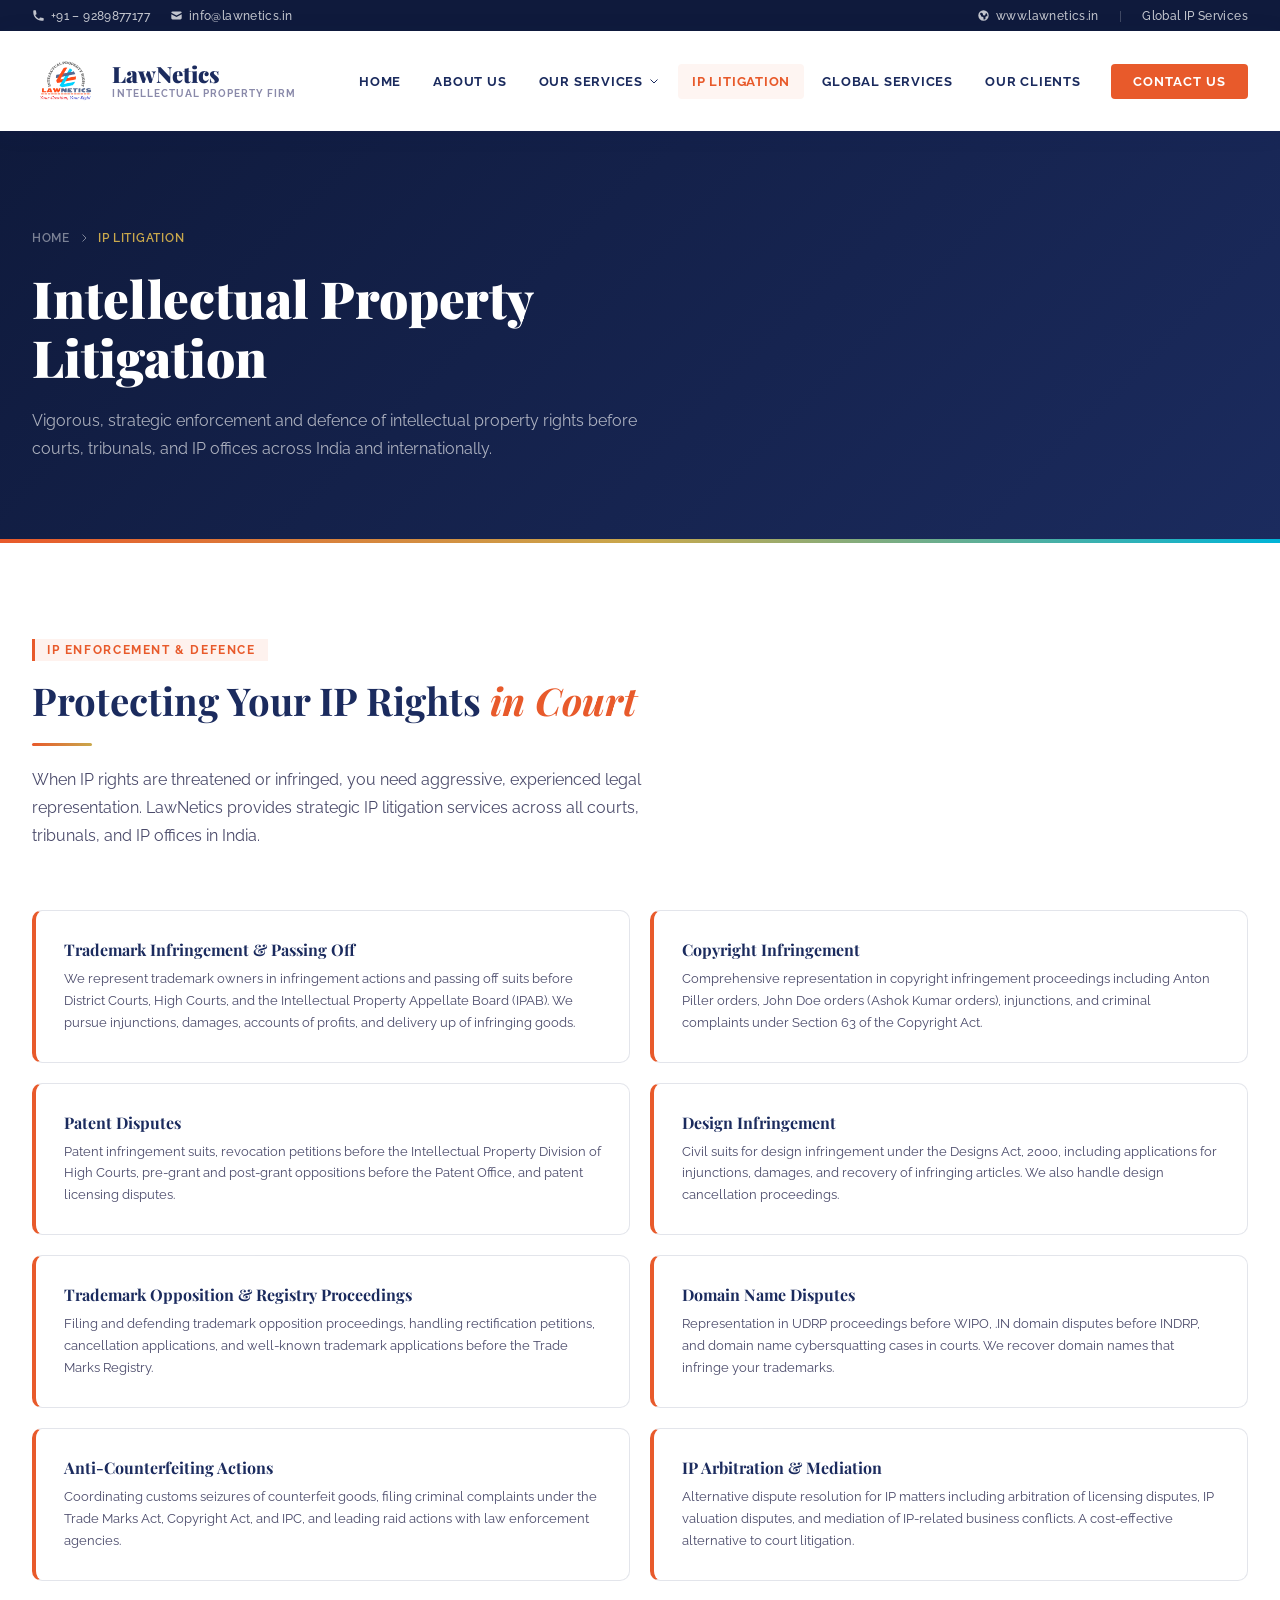
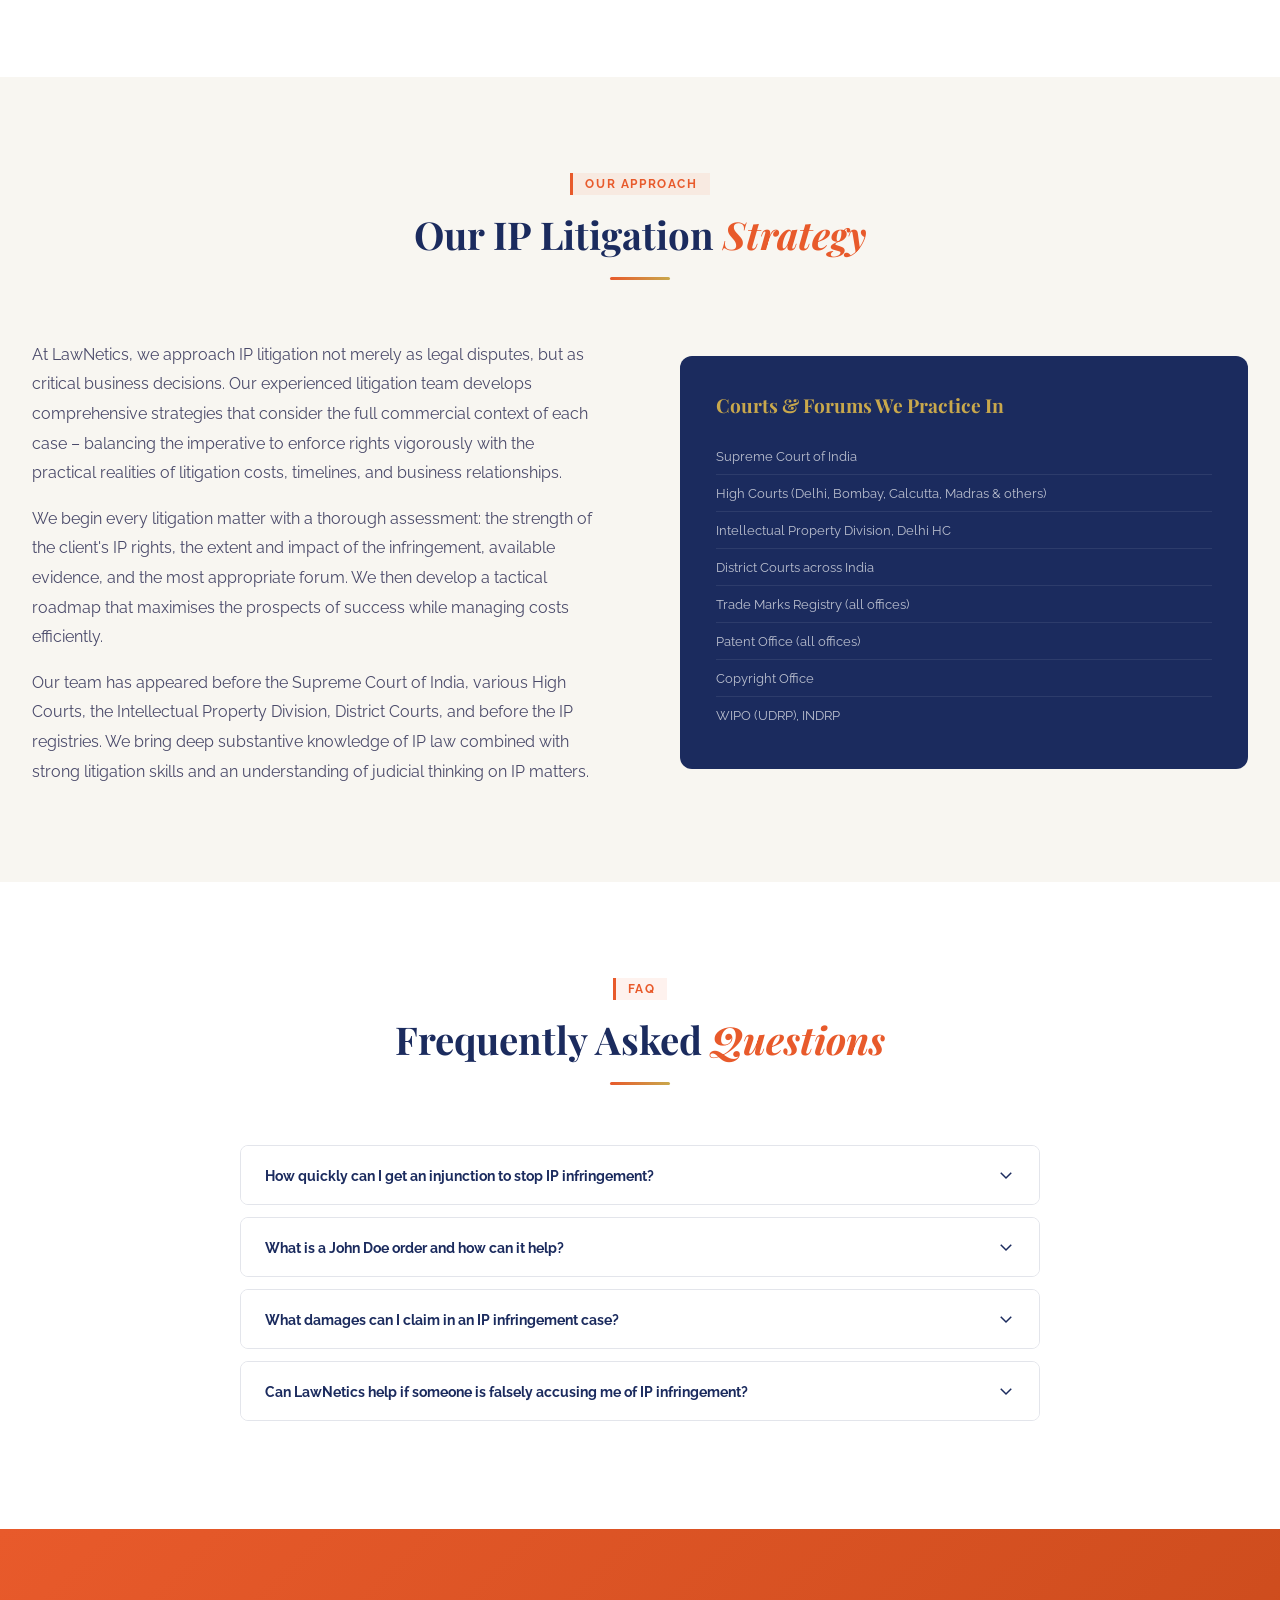
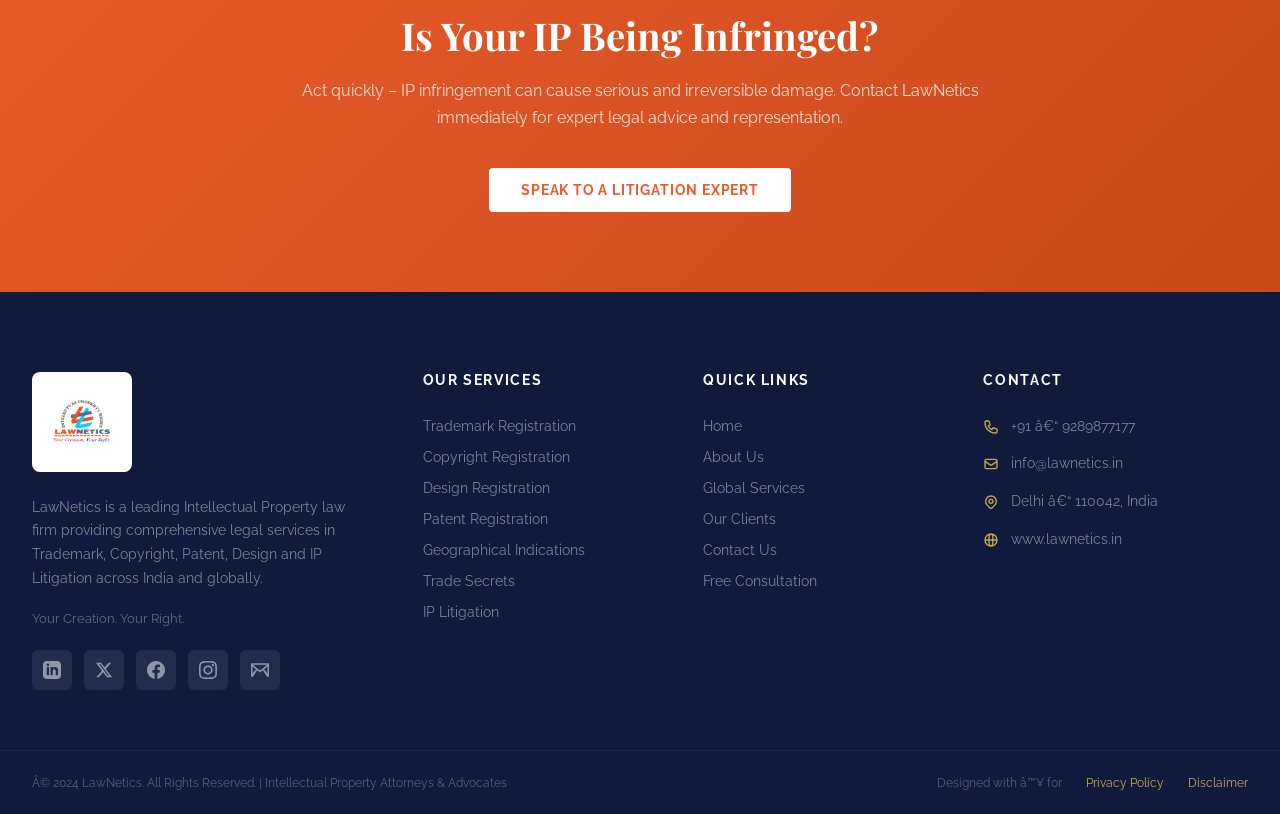
<file: litigation.html>
﻿<!DOCTYPE html>
<html lang="en">

<head>
  <meta name="google-site-verification" content="eew-2YPhOJBOebMndsCwSZj5D-81QFe-ZEsrE2IcGGk" />
  <meta charset="UTF-8">
  <meta name="viewport" content="width=device-width, initial-scale=1.0">
  <title>IP Litigation India – Enforcement & Defence | LawNetics</title>
  <meta name="description"
    content="Vigorous enforcement and defence of your intellectual property rights before courts and tribunals across India. Expert IP litigation services from LawNetics.">
  <link rel="preconnect" href="https://fonts.googleapis.com">
  <link rel="preconnect" href="https://fonts.gstatic.com" crossorigin>
  <link
    href="https://fonts.googleapis.com/css2?family=Playfair+Display:ital,wght@0,400;0,600;0,700;0,900;1,400;1,600&family=Raleway:wght@300;400;500;600;700;800&family=Libre+Baskerville:ital,wght@0,400;0,700;1,400&display=swap"
    rel="stylesheet">
  <link rel="stylesheet" href="css/style.css">
</head>

<body>

  <!-- TOP BAR -->
  <div class="topbar">
    <div class="topbar-inner">
      <div class="topbar-left">
        <div class="topbar-item">
          <svg fill="currentColor" viewBox="0 0 20 20">
            <path
              d="M2 3a1 1 0 011-1h2.153a1 1 0 01.986.836l.74 4.435a1 1 0 01-.54 1.06l-1.548.773a11.037 11.037 0 006.105 6.105l.774-1.548a1 1 0 011.059-.54l4.435.74a1 1 0 01.836.986V17a1 1 0 01-1 1h-2C7.82 18 2 12.18 2 5V3z" />
          </svg>
          <a href="tel:+919289877177">+91 – 9289877177</a>
        </div>
        <div class="topbar-item">
          <svg fill="currentColor" viewBox="0 0 20 20">
            <path d="M2.003 5.884L10 9.882l7.997-3.998A2 2 0 0016 4H4a2 2 0 00-1.997 1.884z" />
            <path d="M18 8.118l-8 4-8-4V14a2 2 0 002 2h12a2 2 0 002-2V8.118z" />
          </svg>
          <a href="mailto:info@lawnetics.in">info@lawnetics.in</a>
        </div>
      </div>
      <div class="topbar-right">
        <div class="topbar-item">
          <svg fill="currentColor" viewBox="0 0 20 20">
            <path fill-rule="evenodd"
              d="M10 18a8 8 0 100-16 8 8 0 000 16zM4.332 8.027a6.012 6.012 0 011.912-2.706C6.512 5.73 6.974 6 7.5 6A1.5 1.5 0 019 7.5V8a2 2 0 004 0 2 2 0 011.523-1.943A5.977 5.977 0 0116 10c0 .34-.028.675-.083 1H15a2 2 0 00-2 2v2.197A5.973 5.973 0 0110 16v-2a2 2 0 00-2-2 2 2 0 01-2-2 2 2 0 00-1.668-1.973z"
              clip-rule="evenodd" />
          </svg>
          <a href="http://www.lawnetics.in" target="_blank">www.lawnetics.in</a>
        </div>
        <span style="opacity:0.3">|</span>
        <span>Global IP Services</span>
      </div>
    </div>
  </div>

  <!-- HEADER -->
  <header>
    <div class="header-inner">
      <div class="logo-wrap">
        <img src="images/logo.png" alt="LawNetics Logo" style="height:50px;width:auto;">
        <div style="margin-left:12px">
          <div
            style="font-family:'Playfair Display',serif;font-weight:900;font-size:1.4rem;color:var(--navy);line-height:1">
            LawNetics</div>
          <div
            style="font-size:0.65rem;font-weight:700;color:var(--text-light);letter-spacing:0.1em;text-transform:uppercase;margin-top:2px">
            Intellectual Property Firm</div>
        </div>
      </div>
      <nav>
        <div class="nav-item"><a href="index.html" class="nav-link">Home</a></div>
        <div class="nav-item"><a href="about.html" class="nav-link">About Us</a></div>
        <div class="nav-item">
          <span class="nav-link">Our Services <svg fill="none" stroke="currentColor" stroke-width="2"
              viewBox="0 0 24 24">
              <path d="M19 9l-7 7-7-7" />
            </svg></span>
          <div class="dropdown">
            <a href="trademark.html" class="dropdown-link">Trademark Registration</a>
            <a href="copyright.html" class="dropdown-link">Copyright Registration</a>
            <a href="design.html" class="dropdown-link">Design Registration</a>
            <a href="patent.html" class="dropdown-link">Patent Registration</a>
            <a href="gi.html" class="dropdown-link">Geographical Indications</a>
            <a href="trade-secret.html" class="dropdown-link">Trade Secrets</a>
          </div>
        </div>
        <div class="nav-item"><a href="litigation.html" class="nav-link active">IP Litigation</a></div>
        <div class="nav-item"><a href="global.html" class="nav-link">Global Services</a></div>
        <div class="nav-item"><a href="clients.html" class="nav-link">Our Clients</a></div>
        <a href="contact.html" class="nav-cta">Contact Us</a>
      </nav>
      <div class="hamburger" onclick="toggleMobileNav()">
        <span></span>
        <span></span>
        <span></span>
      </div>
    </div>
  </header>

  <!-- MOBILE NAV -->
  <div class="mobile-nav" id="mobileNav">
    <button class="mobile-close" onclick="toggleMobileNav()">✕</button>
    <a href="index.html" class="mobile-nav-link">Home</a>
    <a href="about.html" class="mobile-nav-link">About Us</a>
    <span class="mobile-nav-link">Our Services</span>
    <div class="mobile-nav-sub">
      <a href="trademark.html" class="mobile-nav-link">Trademark Registration</a>
      <a href="copyright.html" class="mobile-nav-link">Copyright Registration</a>
      <a href="design.html" class="mobile-nav-link">Design Registration</a>
      <a href="patent.html" class="mobile-nav-link">Patent Registration</a>
      <a href="gi.html" class="mobile-nav-link">Geographical Indications</a>
      <a href="trade-secret.html" class="mobile-nav-link">Trade Secrets</a>
    </div>
    <a href="litigation.html" class="mobile-nav-link active">IP Litigation</a>
    <a href="global.html" class="mobile-nav-link">Global Services</a>
    <a href="clients.html" class="mobile-nav-link">Our Clients</a>
    <a href="contact.html" class="mobile-nav-link">Contact Us</a>
  </div>

  <!-- LITIGATION PAGE CONTENT -->
  <div id="page-litigation">
    <div class="page-hero">
      <div class="page-hero-inner">
        <div class="breadcrumb">Home <svg fill="none" stroke="currentColor" stroke-width="2" viewBox="0 0 24 24">
            <path d="M9 5l7 7-7 7" />
          </svg> <span>IP Litigation</span></div>
        <h1>Intellectual Property Litigation</h1>
        <p>Vigorous, strategic enforcement and defence of intellectual property rights before courts, tribunals, and IP
          offices across India and internationally.</p>
      </div>
    </div>
    <section>
      <div class="section-inner">
        <div class="section-head fade-in">
          <div class="section-label">IP Enforcement & Defence</div>
          <h2 class="section-title">Protecting Your IP Rights <em>in Court</em></h2>
          <div class="divider"></div>
          <p class="section-sub">When IP rights are threatened or infringed, you need aggressive, experienced legal
            representation. LawNetics provides strategic IP litigation services across all courts, tribunals, and IP
            offices in India.</p>
        </div>
        <div class="litigation-types fade-in">
          <div class="lit-type">
            <h4>Trademark Infringement & Passing Off</h4>
            <p>We represent trademark owners in infringement actions and passing off suits before District Courts, High
              Courts, and the Intellectual Property Appellate Board (IPAB). We pursue injunctions, damages, accounts of
              profits, and delivery up of infringing goods.</p>
          </div>
          <div class="lit-type">
            <h4>Copyright Infringement</h4>
            <p>Comprehensive representation in copyright infringement proceedings including Anton Piller orders, John
              Doe orders (Ashok Kumar orders), injunctions, and criminal complaints under Section 63 of the Copyright
              Act.</p>
          </div>
          <div class="lit-type">
            <h4>Patent Disputes</h4>
            <p>Patent infringement suits, revocation petitions before the Intellectual Property Division of High Courts,
              pre-grant and post-grant oppositions before the Patent Office, and patent licensing disputes.</p>
          </div>
          <div class="lit-type">
            <h4>Design Infringement</h4>
            <p>Civil suits for design infringement under the Designs Act, 2000, including applications for injunctions,
              damages, and recovery of infringing articles. We also handle design cancellation proceedings.</p>
          </div>
          <div class="lit-type">
            <h4>Trademark Opposition & Registry Proceedings</h4>
            <p>Filing and defending trademark opposition proceedings, handling rectification petitions, cancellation
              applications, and well-known trademark applications before the Trade Marks Registry.</p>
          </div>
          <div class="lit-type">
            <h4>Domain Name Disputes</h4>
            <p>Representation in UDRP proceedings before WIPO, .IN domain disputes before INDRP, and domain name
              cybersquatting cases in courts. We recover domain names that infringe your trademarks.</p>
          </div>
          <div class="lit-type">
            <h4>Anti-Counterfeiting Actions</h4>
            <p>Coordinating customs seizures of counterfeit goods, filing criminal complaints under the Trade Marks Act,
              Copyright Act, and IPC, and leading raid actions with law enforcement agencies.</p>
          </div>
          <div class="lit-type">
            <h4>IP Arbitration & Mediation</h4>
            <p>Alternative dispute resolution for IP matters including arbitration of licensing disputes, IP valuation
              disputes, and mediation of IP-related business conflicts. A cost-effective alternative to court
              litigation.</p>
          </div>
        </div>
      </div>
    </section>

    <section style="background:var(--off-white)">
      <div class="section-inner">
        <div class="section-head center fade-in">
          <div class="section-label">Our Approach</div>
          <h2 class="section-title">Our IP Litigation <em>Strategy</em></h2>
          <div class="divider center"></div>
        </div>
        <div class="about-grid fade-in">
          <div>
            <p style="color:var(--text-mid);line-height:1.85;margin-bottom:16px;">At LawNetics, we approach IP
              litigation not merely as legal disputes, but as critical business decisions. Our experienced litigation
              team develops comprehensive strategies that consider the full commercial context of each case – balancing
              the imperative to enforce rights vigorously with the practical realities of litigation costs, timelines,
              and business relationships.</p>
            <p style="color:var(--text-mid);line-height:1.85;margin-bottom:16px;">We begin every litigation matter with
              a thorough assessment: the strength of the client's IP rights, the extent and impact of the infringement,
              available evidence, and the most appropriate forum. We then develop a tactical roadmap that maximises the
              prospects of success while managing costs efficiently.</p>
            <p style="color:var(--text-mid);line-height:1.85;">Our team has appeared before the Supreme Court of India,
              various High Courts, the Intellectual Property Division, District Courts, and before the IP registries. We
              bring deep substantive knowledge of IP law combined with strong litigation skills and an understanding of
              judicial thinking on IP matters.</p>
          </div>
          <div style="background:var(--navy);border-radius:12px;padding:36px;color:white;">
            <h3 style="font-family:'Playfair Display',serif;font-size:1.2rem;color:var(--gold);margin-bottom:20px;">
              Courts & Forums We Practice In</h3>
            <ul style="list-style:none;padding:0;">
              <li
                style="padding:10px 0;border-bottom:1px solid rgba(255,255,255,0.08);font-size:0.84rem;color:rgba(255,255,255,0.7);">
                Supreme Court of India</li>
              <li
                style="padding:10px 0;border-bottom:1px solid rgba(255,255,255,0.08);font-size:0.84rem;color:rgba(255,255,255,0.7);">
                High Courts (Delhi, Bombay, Calcutta, Madras & others)</li>
              <li
                style="padding:10px 0;border-bottom:1px solid rgba(255,255,255,0.08);font-size:0.84rem;color:rgba(255,255,255,0.7);">
                Intellectual Property Division, Delhi HC</li>
              <li
                style="padding:10px 0;border-bottom:1px solid rgba(255,255,255,0.08);font-size:0.84rem;color:rgba(255,255,255,0.7);">
                District Courts across India</li>
              <li
                style="padding:10px 0;border-bottom:1px solid rgba(255,255,255,0.08);font-size:0.84rem;color:rgba(255,255,255,0.7);">
                Trade Marks Registry (all offices)</li>
              <li
                style="padding:10px 0;border-bottom:1px solid rgba(255,255,255,0.08);font-size:0.84rem;color:rgba(255,255,255,0.7);">
                Patent Office (all offices)</li>
              <li
                style="padding:10px 0;border-bottom:1px solid rgba(255,255,255,0.08);font-size:0.84rem;color:rgba(255,255,255,0.7);">
                Copyright Office</li>
              <li style="padding:10px 0;font-size:0.84rem;color:rgba(255,255,255,0.7);">WIPO (UDRP), INDRP</li>
            </ul>
          </div>
        </div>
      </div>
    </section>

    <section>
      <div class="section-inner">
        <div class="section-head center fade-in">
          <div class="section-label">FAQ</div>
          <h2 class="section-title">Frequently Asked <em>Questions</em></h2>
          <div class="divider center"></div>
        </div>
        <div style="max-width:800px;margin:0 auto;" class="fade-in">
          <div class="faq-item">
            <div class="faq-q" onclick="toggleFaq(this)">How quickly can I get an injunction to stop IP infringement?
              <svg fill="none" stroke="currentColor" stroke-width="2" viewBox="0 0 24 24" width="18" height="18">
                <path d="M19 9l-7 7-7-7" />
              </svg>
            </div>
            <div class="faq-a">
              <p>In urgent cases of IP infringement, we can file an application for an ex-parte interim injunction – the
                court may grant temporary relief within 24–48 hours of filing, without even hearing the other party. We
                have successfully obtained such urgent injunctions in cases of trademark infringement, copyright piracy,
                and other IP violations.</p>
            </div>
          </div>
          <div class="faq-item">
            <div class="faq-q" onclick="toggleFaq(this)">What is a John Doe order and how can it help? <svg fill="none"
                stroke="currentColor" stroke-width="2" viewBox="0 0 24 24" width="18" height="18">
                <path d="M19 9l-7 7-7-7" />
              </svg></div>
            <div class="faq-a">
              <p>A John Doe order (known as "Ashok Kumar" order in India) is an injunction granted against unknown
                defendants – particularly useful in cases of online piracy and large-scale counterfeiting where
                infringers' identities are unknown. It allows action against websites, ISPs, and distributors of
                infringing content even before identifying the specific infringers.</p>
            </div>
          </div>
          <div class="faq-item">
            <div class="faq-q" onclick="toggleFaq(this)">What damages can I claim in an IP infringement case? <svg
                fill="none" stroke="currentColor" stroke-width="2" viewBox="0 0 24 24" width="18" height="18">
                <path d="M19 9l-7 7-7-7" />
              </svg></div>
            <div class="faq-a">
              <p>In IP infringement cases, you can seek: (a) Compensatory damages – actual losses suffered due to
                infringement; (b) Account of profits – the infringer's profits attributable to the infringement; (c)
                Punitive damages – in cases of flagrant infringement; (d) Legal costs; (e) Delivery up and destruction
                of infringing goods. The appropriate remedy depends on the nature of the case.</p>
            </div>
          </div>
          <div class="faq-item">
            <div class="faq-q" onclick="toggleFaq(this)">Can LawNetics help if someone is falsely accusing me of IP
              infringement? <svg fill="none" stroke="currentColor" stroke-width="2" viewBox="0 0 24 24" width="18"
                height="18">
                <path d="M19 9l-7 7-7-7" />
              </svg></div>
            <div class="faq-a">
              <p>Absolutely. We provide vigorous defence against unjustified IP claims. This may include: challenging
                the validity of the opponent's IP rights, demonstrating that your activities do not constitute
                infringement (non-infringement opinions), filing for cancellation/revocation of the opponent's IP, and
                seeking damages for groundless threats of infringement proceedings.</p>
            </div>
          </div>
        </div>
      </div>
    </section>
    <div class="cta-section">
      <div class="cta-inner">
        <h2>Is Your IP Being Infringed?</h2>
        <p>Act quickly – IP infringement can cause serious and irreversible damage. Contact LawNetics immediately for
          expert legal advice and representation.</p>
        <a href="contact.html" class="btn-white">Speak to a Litigation Expert</a>
      </div>
    </div>
  </div>

      <!-- FOOTER -->
  <footer>
    <div class="footer-top">
      <div class="footer-grid">
        <div class="footer-brand">
          <div class="footer-logo-box">
            <img src="images/logo.png" alt="LawNetics Logo">
          </div>
          <p>LawNetics is a leading Intellectual Property law firm providing comprehensive legal services in Trademark,
            Copyright, Patent, Design and IP Litigation across India and globally.</p>
          <div class="footer-tagline">Your Creation. Your Right.</div>
          <div class="footer-social">
            <a class="social-btn" href="https://linkedin.com/in/lawneticsip" title="LinkedIn">
              <svg viewBox="0 0 24 24"><path d="M19 0h-14c-2.761 0-5 2.239-5 5v14c0 2.761 2.239 5 5 5h14c2.762 0 5-2.239 5-5v-14c0-2.761-2.238-5-5-5zm-11 19h-3v-11h3v11zm-1.5-12.268c-.966 0-1.75-.79-1.75-1.764s.784-1.764 1.75-1.764 1.75.79 1.75 1.764-.783 1.764-1.75 1.764zm13.5 12.268h-3v-5.604c0-3.368-4-3.113-4 0v5.604h-3v-11h3v1.765c1.396-2.586 7-2.777 7 2.476v6.759z"/></svg>
            </a>
            <a class="social-btn" href="https://x.com/LawNeticsIP" title="Twitter">
              <svg viewBox="0 0 24 24"><path d="M18.244 2.25h3.308l-7.227 8.26 8.502 11.24H16.17l-5.214-6.817L4.99 21.75H1.68l7.73-8.835L1.254 2.25H8.08l4.713 6.231zm-1.161 17.52h1.833L7.084 4.126H5.117z"/></svg>
            </a>
            <a class="social-btn" href="https://www.facebook.com/share/1Aun7wYgu8/" title="Facebook">
              <svg viewBox="0 0 24 24"><path d="M24 12.073c0-6.627-5.373-12-12-12s-12 5.373-12 12c0 5.99 4.388 10.954 10.125 11.854v-8.385H7.078v-3.469h3.047V9.43c0-3.007 1.792-4.669 4.533-4.669 1.312 0 2.686.235 2.686.235v2.953H15.83c-1.491 0-1.956.925-1.956 1.874v2.25h3.328l-.532 3.469h-2.796v8.385C19.612 23.027 24 18.062 24 12.073z"/></svg>
            </a>
            <a class="social-btn" href="https://www.instagram.com/lawnetics?igsh=MTUwb3ZobTV1Z3BsaA==" title="Instagram">
              <svg viewBox="0 0 24 24"><path d="M12 2.163c3.204 0 3.584.012 4.85.07 3.252.148 4.771 1.691 4.919 4.919.058 1.265.069 1.645.069 4.849 0 3.205-.012 3.584-.069 4.849-.149 3.225-1.664 4.771-4.919 4.919-1.266.058-1.644.07-4.85.07-3.204 0-3.584-.012-4.849-.07-3.26-.149-4.771-1.699-4.919-4.92-.058-1.265-.07-1.644-.07-4.849 0-3.204.013-3.583.07-4.849.149-3.227 1.664-4.771 4.919-4.919 1.266-.057 1.645-.069 4.849-.069zm0-2.163c-3.259 0-3.667.014-4.947.072-4.358.2-6.78 2.618-6.98 6.98-.059 1.281-.073 1.689-.073 4.948 0 3.259.014 3.668.072 4.948.2 4.358 2.618 6.78 6.98 6.98 1.281.058 1.689.072 4.948.072 3.259 0 3.668-.014 4.948-.072 4.354-.2 6.782-2.618 6.979-6.98.059-1.28.073-1.689.073-4.948 0-3.259-.014-3.667-.072-4.947-.196-4.354-2.617-6.78-6.979-6.98-1.281-.059-1.69-.073-4.949-.073zm0 5.838c-3.403 0-6.162 2.759-6.162 6.162s2.759 6.163 6.162 6.163 6.162-2.759 6.162-6.163-2.759-6.162-6.162-6.162zm0 10.162c-2.209 0-4-1.79-4-4 0-2.209 1.791-4 4-4s4 1.791 4 4c0 2.21-1.791 4-4 4zm6.406-11.845c-.796 0-1.441.645-1.441 1.44s.645 1.44 1.441 1.44c.795 0 1.439-.645 1.439-1.44s-.644-1.44-1.439-1.44z"/></svg>
            </a>
            <a class="social-btn" href="mailto:info@lawnetics.in" title="Email">
              <svg viewBox="0 0 24 24"><path d="M0 3v18h24v-18h-24zm6.623 7.929l-4.623 5.712v-9.458l4.623 3.746zm-4.141-5.929h19.035l-9.517 7.713-9.518-7.713zm5.694 7.188l3.824 3.099l3.83-3.104 5.612 8.818h-18.895l5.629-8.813zm9.201-1.259l4.623-3.746v9.458l-4.623-5.712z"/></svg>
            </a>
          </div>
        </div>

        <div class="footer-col">
          <h4>Our Services</h4>
          <ul>
            <li><a href="trademark.html">Trademark Registration</a></li>
            <li><a href="copyright.html">Copyright Registration</a></li>
            <li><a href="design.html">Design Registration</a></li>
            <li><a href="patent.html">Patent Registration</a></li>
            <li><a href="gi.html">Geographical Indications</a></li>
            <li><a href="trade-secret.html">Trade Secrets</a></li>
            <li><a href="litigation.html">IP Litigation</a></li>
          </ul>
        </div>

        <div class="footer-col">
          <h4>Quick Links</h4>
          <ul>
            <li><a href="index.html">Home</a></li>
            <li><a href="about.html">About Us</a></li>
            <li><a href="global.html">Global Services</a></li>
            <li><a href="clients.html">Our Clients</a></li>
            <li><a href="contact.html">Contact Us</a></li>
            <li><a href="contact.html">Free Consultation</a></li>
          </ul>
        </div>

        <div class="footer-col">
          <h4>Contact</h4>
          <div class="footer-contact">
            <div class="footer-contact-item">
              <svg fill="none" stroke="currentColor" stroke-width="2" viewBox="0 0 24 24">
                <path
                  d="M3 5a2 2 0 012-2h3.28a1 1 0 01.948.684l1.498 4.493a1 1 0 01-.502 1.21l-2.257 1.13a11.042 11.042 0 005.516 5.516l1.13-2.257a1 1 0 011.21-.502l4.493 1.498a1 1 0 01.684.949V19a2 2 0 01-2 2h-1C9.716 21 3 14.284 3 6V5z" />
              </svg>
              <span>+91 â€“ 9289877177</span>
            </div>
            <div class="footer-contact-item">
              <svg fill="none" stroke="currentColor" stroke-width="2" viewBox="0 0 24 24">
                <path d="M3 8l7.89 5.26a2 2 0 002.22 0L21 8M5 19h14a2 2 0 002-2V7a2 2 0 00-2-2H5a2 2 0 00-2 2v10a2 2 0 002 2z" />
              </svg>
              <span>info@lawnetics.in</span>
            </div>
            <div class="footer-contact-item">
              <svg fill="none" stroke="currentColor" stroke-width="2" viewBox="0 0 24 24">
                <path d="M17.657 16.657L13.414 20.9a1.998 1.998 0 01-2.827 0l-4.244-4.243a8 8 0 1111.314 0z" />
                <path d="M15 11a3 3 0 11-6 0 3 3 0 016 0z" />
              </svg>
              <span>Delhi â€“ 110042, India</span>
            </div>
            <div class="footer-contact-item">
              <svg fill="none" stroke="currentColor" stroke-width="2" viewBox="0 0 24 24">
                <path
                  d="M21 12a9 9 0 01-9 9m9-9a9 9 0 00-9-9m9 9H3m9 9a9 9 0 01-9-9m9 9c1.657 0 3-4.03 3-9s-1.343-9-3-9m0 18c-1.657 0-3-4.03-3-9s1.343-9 3-9m-9 9a9 9 0 019-9" />
              </svg>
              <span>www.lawnetics.in</span>
            </div>
          </div>
        </div>
      </div>
    </div>

    <div class="footer-bottom">
      <div class="footer-bottom-inner">
        <p>Â© 2024 LawNetics. All Rights Reserved. | Intellectual Property Attorneys & Advocates</p>
        <div class="footer-bottom-links">
          <span>Designed with â™¥ for</span>
          <a href="#">Privacy Policy</a>
          <a href="#">Disclaimer</a>
        </div>
      </div>
    </div>
  </footer>

  <script src="js/main.js"></script>
</body>

</html>
</file>
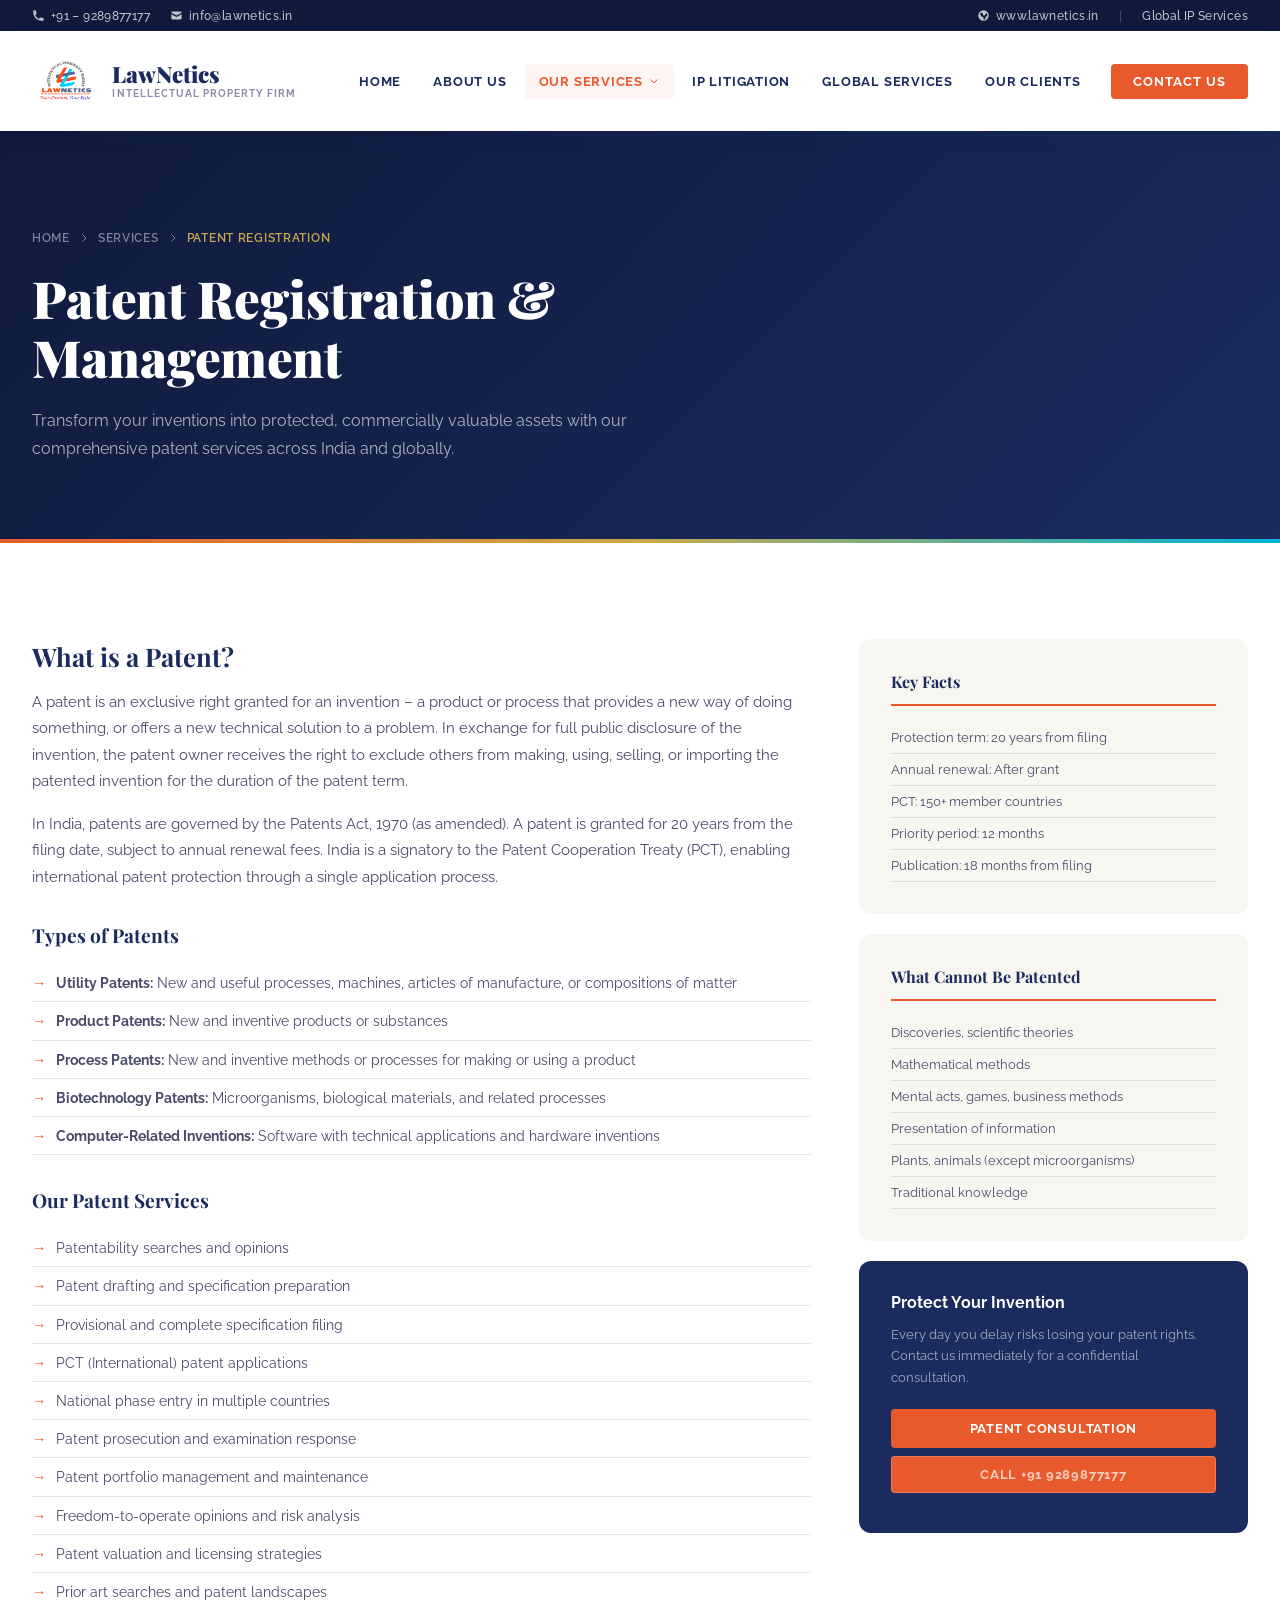
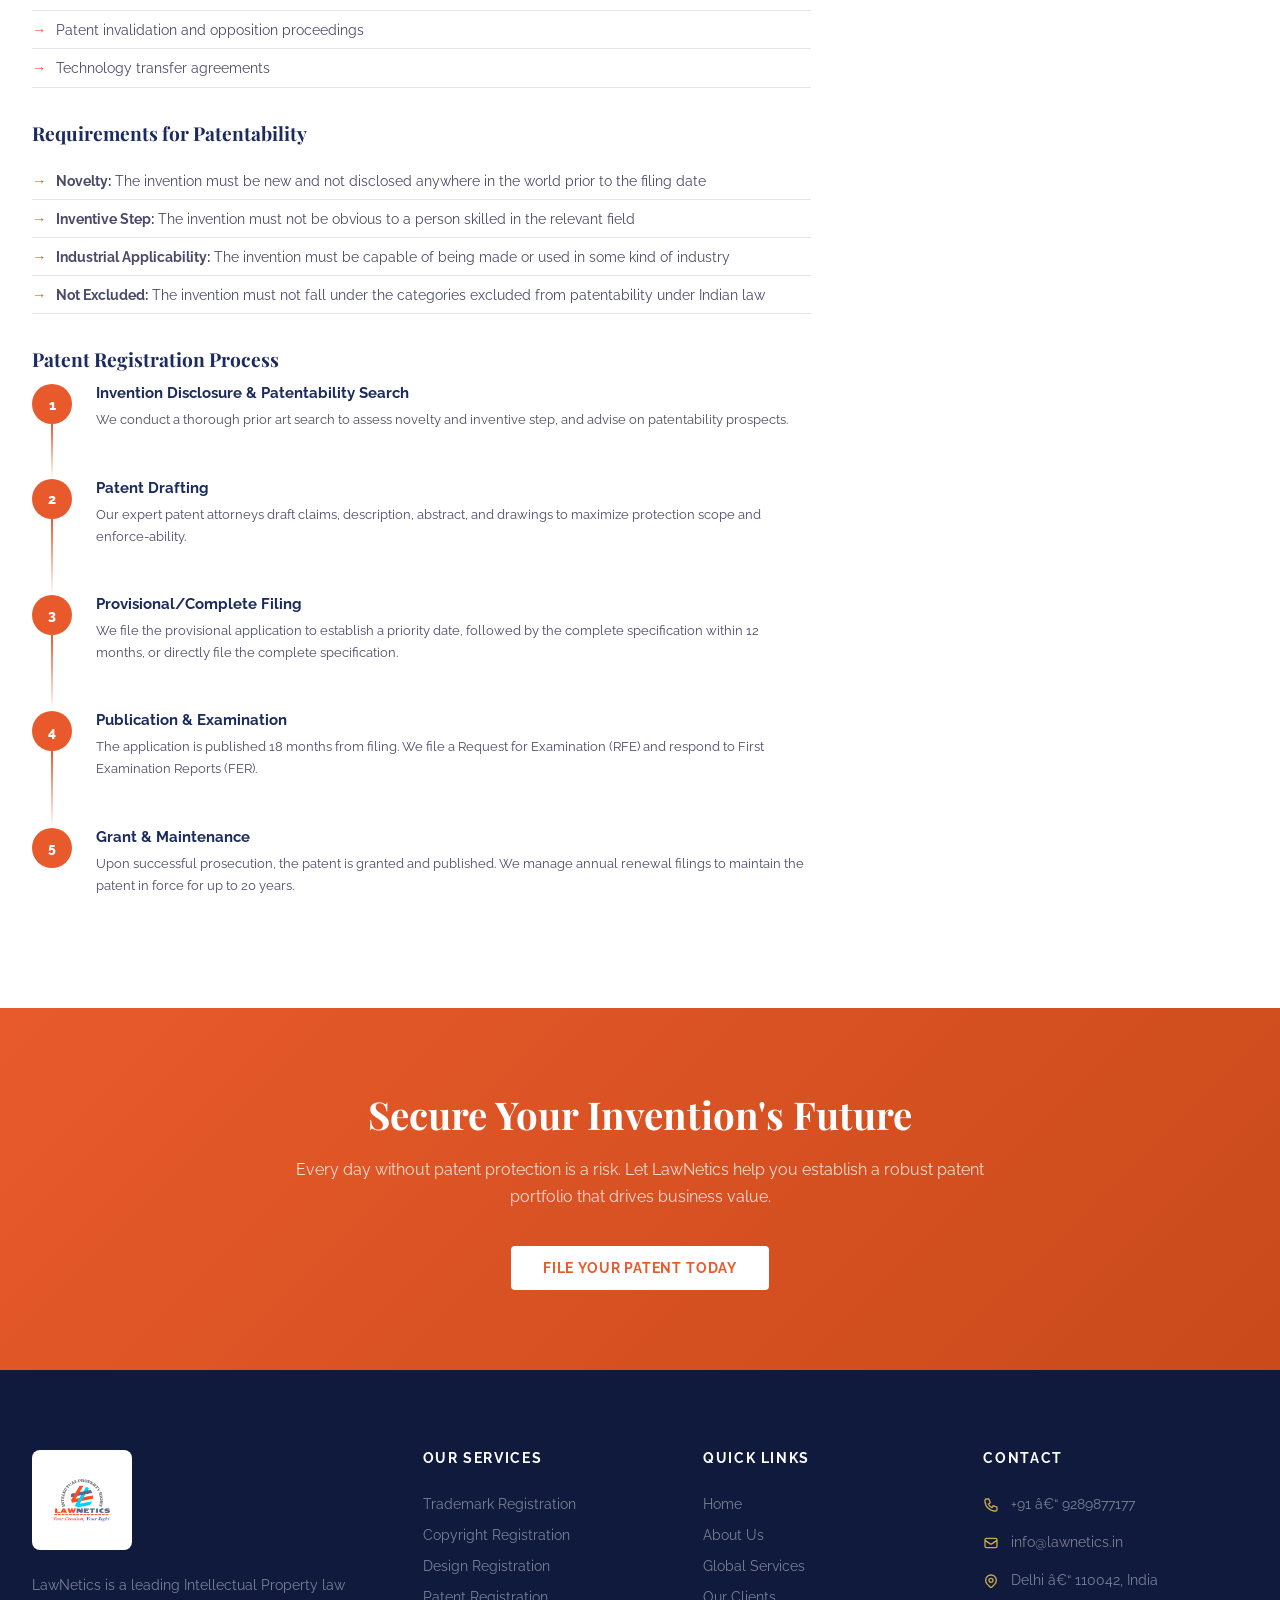
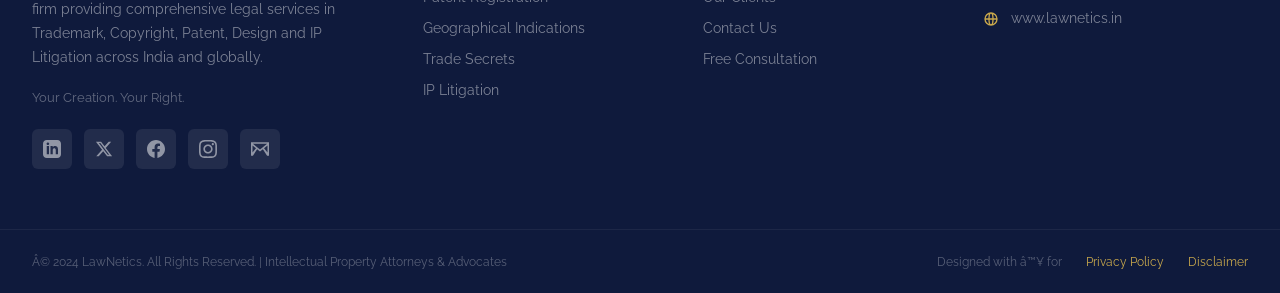
<file: patent.html>
﻿<!DOCTYPE html>
<html lang="en">

<head>
  <meta name="google-site-verification" content="eew-2YPhOJBOebMndsCwSZj5D-81QFe-ZEsrE2IcGGk" />
  <meta charset="UTF-8">
  <meta name="viewport" content="width=device-width, initial-scale=1.0">
  <title>Patent Registration India – Protecting Your Inventions | LawNetics</title>
  <meta name="description"
    content="Secure your technical innovations with LawNetics. Comprehensive patent drafting, filing, and prosecution services in India and globally through PCT.">
  <link rel="preconnect" href="https://fonts.googleapis.com">
  <link rel="preconnect" href="https://fonts.gstatic.com" crossorigin>
  <link
    href="https://fonts.googleapis.com/css2?family=Playfair+Display:ital,wght@0,400;0,600;0,700;0,900;1,400;1,600&family=Raleway:wght@300;400;500;600;700;800&family=Libre+Baskerville:ital,wght@0,400;0,700;1,400&display=swap"
    rel="stylesheet">
  <link rel="stylesheet" href="css/style.css">
</head>

<body>

  <!-- TOP BAR -->
  <div class="topbar">
    <div class="topbar-inner">
      <div class="topbar-left">
        <div class="topbar-item">
          <svg fill="currentColor" viewBox="0 0 20 20">
            <path
              d="M2 3a1 1 0 011-1h2.153a1 1 0 01.986.836l.74 4.435a1 1 0 01-.54 1.06l-1.548.773a11.037 11.037 0 006.105 6.105l.774-1.548a1 1 0 011.059-.54l4.435.74a1 1 0 01.836.986V17a1 1 0 01-1 1h-2C7.82 18 2 12.18 2 5V3z" />
          </svg>
          <a href="tel:+919289877177">+91 – 9289877177</a>
        </div>
        <div class="topbar-item">
          <svg fill="currentColor" viewBox="0 0 20 20">
            <path d="M2.003 5.884L10 9.882l7.997-3.998A2 2 0 0016 4H4a2 2 0 00-1.997 1.884z" />
            <path d="M18 8.118l-8 4-8-4V14a2 2 0 002 2h12a2 2 0 002-2V8.118z" />
          </svg>
          <a href="mailto:info@lawnetics.in">info@lawnetics.in</a>
        </div>
      </div>
      <div class="topbar-right">
        <div class="topbar-item">
          <svg fill="currentColor" viewBox="0 0 20 20">
            <path fill-rule="evenodd"
              d="M10 18a8 8 0 100-16 8 8 0 000 16zM4.332 8.027a6.012 6.012 0 011.912-2.706C6.512 5.73 6.974 6 7.5 6A1.5 1.5 0 019 7.5V8a2 2 0 004 0 2 2 0 011.523-1.943A5.977 5.977 0 0116 10c0 .34-.028.675-.083 1H15a2 2 0 00-2 2v2.197A5.973 5.973 0 0110 16v-2a2 2 0 00-2-2 2 2 0 01-2-2 2 2 0 00-1.668-1.973z"
              clip-rule="evenodd" />
          </svg>
          <a href="http://www.lawnetics.in" target="_blank">www.lawnetics.in</a>
        </div>
        <span style="opacity:0.3">|</span>
        <span>Global IP Services</span>
      </div>
    </div>
  </div>

  <!-- HEADER -->
  <header>
    <div class="header-inner">
      <div class="logo-wrap">
        <img src="images/logo.png" alt="LawNetics Logo" style="height:50px;width:auto;">
        <div style="margin-left:12px">
          <div
            style="font-family:'Playfair Display',serif;font-weight:900;font-size:1.4rem;color:var(--navy);line-height:1">
            LawNetics</div>
          <div
            style="font-size:0.65rem;font-weight:700;color:var(--text-light);letter-spacing:0.1em;text-transform:uppercase;margin-top:2px">
            Intellectual Property Firm</div>
        </div>
      </div>
      <nav>
        <div class="nav-item"><a href="index.html" class="nav-link">Home</a></div>
        <div class="nav-item"><a href="about.html" class="nav-link">About Us</a></div>
        <div class="nav-item">
          <span class="nav-link active">Our Services <svg fill="none" stroke="currentColor" stroke-width="2"
              viewBox="0 0 24 24">
              <path d="M19 9l-7 7-7-7" />
            </svg></span>
          <div class="dropdown">
            <a href="trademark.html" class="dropdown-link">Trademark Registration</a>
            <a href="copyright.html" class="dropdown-link">Copyright Registration</a>
            <a href="design.html" class="dropdown-link">Design Registration</a>
            <a href="patent.html" class="dropdown-link">Patent Registration</a>
            <a href="gi.html" class="dropdown-link">Geographical Indications</a>
            <a href="trade-secret.html" class="dropdown-link">Trade Secrets</a>
          </div>
        </div>
        <div class="nav-item"><a href="litigation.html" class="nav-link">IP Litigation</a></div>
        <div class="nav-item"><a href="global.html" class="nav-link">Global Services</a></div>
        <div class="nav-item"><a href="clients.html" class="nav-link">Our Clients</a></div>
        <a href="contact.html" class="nav-cta">Contact Us</a>
      </nav>
      <div class="hamburger" onclick="toggleMobileNav()">
        <span></span>
        <span></span>
        <span></span>
      </div>
    </div>
  </header>

  <!-- MOBILE NAV -->
  <div class="mobile-nav" id="mobileNav">
    <button class="mobile-close" onclick="toggleMobileNav()">✕</button>
    <a href="index.html" class="mobile-nav-link">Home</a>
    <a href="about.html" class="mobile-nav-link">About Us</a>
    <span class="mobile-nav-link active">Our Services</span>
    <div class="mobile-nav-sub">
      <a href="trademark.html" class="mobile-nav-link">Trademark Registration</a>
      <a href="copyright.html" class="mobile-nav-link">Copyright Registration</a>
      <a href="design.html" class="mobile-nav-link">Design Registration</a>
      <a href="patent.html" class="mobile-nav-link active">Patent Registration</a>
      <a href="gi.html" class="mobile-nav-link">Geographical Indications</a>
      <a href="trade-secret.html" class="mobile-nav-link">Trade Secrets</a>
    </div>
    <a href="litigation.html" class="mobile-nav-link">IP Litigation</a>
    <a href="global.html" class="mobile-nav-link">Global Services</a>
    <a href="clients.html" class="mobile-nav-link">Our Clients</a>
    <a href="contact.html" class="mobile-nav-link">Contact Us</a>
  </div>

  <!-- PATENT PAGE CONTENT -->
  <div id="page-patent">
    <div class="page-hero">
      <div class="page-hero-inner">
        <div class="breadcrumb">Home <svg fill="none" stroke="currentColor" stroke-width="2" viewBox="0 0 24 24">
            <path d="M9 5l7 7-7 7" />
          </svg> Services <svg fill="none" stroke="currentColor" stroke-width="2" viewBox="0 0 24 24">
            <path d="M9 5l7 7-7 7" />
          </svg> <span>Patent Registration</span></div>
        <h1>Patent Registration & Management</h1>
        <p>Transform your inventions into protected, commercially valuable assets with our comprehensive patent services
          across India and globally.</p>
      </div>
    </div>
    <section>
      <div class="section-inner">
        <div class="detail-grid">
          <div class="detail-content fade-in">
            <h2>What is a Patent?</h2>
            <p>A patent is an exclusive right granted for an invention – a product or process that provides a new way of
              doing something, or offers a new technical solution to a problem. In exchange for full public disclosure
              of the invention, the patent owner receives the right to exclude others from making, using, selling, or
              importing the patented invention for the duration of the patent term.</p>
            <p>In India, patents are governed by the Patents Act, 1970 (as amended). A patent is granted for 20 years
              from the filing date, subject to annual renewal fees. India is a signatory to the Patent Cooperation
              Treaty (PCT), enabling international patent protection through a single application process.</p>
            <h3>Types of Patents</h3>
            <ul>
              <li><strong>Utility Patents:</strong> New and useful processes, machines, articles of manufacture, or
                compositions of matter</li>
              <li><strong>Product Patents:</strong> New and inventive products or substances</li>
              <li><strong>Process Patents:</strong> New and inventive methods or processes for making or using a product
              </li>
              <li><strong>Biotechnology Patents:</strong> Microorganisms, biological materials, and related processes
              </li>
              <li><strong>Computer-Related Inventions:</strong> Software with technical applications and hardware
                inventions</li>
            </ul>
            <h3>Our Patent Services</h3>
            <ul>
              <li>Patentability searches and opinions</li>
              <li>Patent drafting and specification preparation</li>
              <li>Provisional and complete specification filing</li>
              <li>PCT (International) patent applications</li>
              <li>National phase entry in multiple countries</li>
              <li>Patent prosecution and examination response</li>
              <li>Patent portfolio management and maintenance</li>
              <li>Freedom-to-operate opinions and risk analysis</li>
              <li>Patent valuation and licensing strategies</li>
              <li>Prior art searches and patent landscapes</li>
              <li>Patent invalidation and opposition proceedings</li>
              <li>Technology transfer agreements</li>
            </ul>
            <h3>Requirements for Patentability</h3>
            <ul>
              <li><strong>Novelty:</strong> The invention must be new and not disclosed anywhere in the world prior to
                the filing date</li>
              <li><strong>Inventive Step:</strong> The invention must not be obvious to a person skilled in the relevant
                field</li>
              <li><strong>Industrial Applicability:</strong> The invention must be capable of being made or used in some
                kind of industry</li>
              <li><strong>Not Excluded:</strong> The invention must not fall under the categories excluded from
                patentability under Indian law</li>
            </ul>
            <h3>Patent Registration Process</h3>
            <div class="process-steps">
              <div class="step">
                <div class="step-num">1</div>
                <div class="step-body">
                  <h4>Invention Disclosure & Patentability Search</h4>
                  <p>We conduct a thorough prior art search to assess novelty and inventive step, and advise on
                    patentability prospects.</p>
                </div>
              </div>
              <div class="step">
                <div class="step-num">2</div>
                <div class="step-body">
                  <h4>Patent Drafting</h4>
                  <p>Our expert patent attorneys draft claims, description, abstract, and drawings to maximize
                    protection scope and enforce-ability.</p>
                </div>
              </div>
              <div class="step">
                <div class="step-num">3</div>
                <div class="step-body">
                  <h4>Provisional/Complete Filing</h4>
                  <p>We file the provisional application to establish a priority date, followed by the complete
                    specification within 12 months, or directly file the complete specification.</p>
                </div>
              </div>
              <div class="step">
                <div class="step-num">4</div>
                <div class="step-body">
                  <h4>Publication & Examination</h4>
                  <p>The application is published 18 months from filing. We file a Request for Examination (RFE) and
                    respond to First Examination Reports (FER).</p>
                </div>
              </div>
              <div class="step">
                <div class="step-num">5</div>
                <div class="step-body">
                  <h4>Grant & Maintenance</h4>
                  <p>Upon successful prosecution, the patent is granted and published. We manage annual renewal filings
                    to maintain the patent in force for up to 20 years.</p>
                </div>
              </div>
            </div>
          </div>
          <div class="detail-sidebar fade-in">
            <div class="sidebar-card">
              <h4>Key Facts</h4>
              <ul>
                <li>Protection term: 20 years from filing</li>
                <li>Annual renewal: After grant</li>
                <li>PCT: 150+ member countries</li>
                <li>Priority period: 12 months</li>
                <li>Publication: 18 months from filing</li>
              </ul>
            </div>
            <div class="sidebar-card">
              <h4>What Cannot Be Patented</h4>
              <ul>
                <li>Discoveries, scientific theories</li>
                <li>Mathematical methods</li>
                <li>Mental acts, games, business methods</li>
                <li>Presentation of information</li>
                <li>Plants, animals (except microorganisms)</li>
                <li>Traditional knowledge</li>
              </ul>
            </div>
            <div class="sidebar-contact">
              <h4>Protect Your Invention</h4>
              <p>Every day you delay risks losing your patent rights. Contact us immediately for a confidential
                consultation.</p>
              <a href="contact.html"
                style="display:block;background:var(--orange);color:var(--white);text-align:center;padding:12px;border-radius:4px;font-size:0.8rem;font-weight:700;text-transform:uppercase;margin-bottom:8px;">Patent
                Consultation</a>
              <a href="tel:+919289877177"
                style="display:block;border:1px solid rgba(255,255,255,0.2);color:rgba(255,255,255,0.7);text-align:center;padding:10px;border-radius:4px;font-size:0.8rem;">Call
                +91 9289877177</a>
            </div>
          </div>
        </div>
      </div>
    </section>
    <div class="cta-section">
      <div class="cta-inner">
        <h2>Secure Your Invention's Future</h2>
        <p>Every day without patent protection is a risk. Let LawNetics help you establish a robust patent portfolio
          that drives business value.</p>
        <a href="contact.html" class="btn-white">File Your Patent Today</a>
      </div>
    </div>
  </div>

      <!-- FOOTER -->
  <footer>
    <div class="footer-top">
      <div class="footer-grid">
        <div class="footer-brand">
          <div class="footer-logo-box">
            <img src="images/logo.png" alt="LawNetics Logo">
          </div>
          <p>LawNetics is a leading Intellectual Property law firm providing comprehensive legal services in Trademark,
            Copyright, Patent, Design and IP Litigation across India and globally.</p>
          <div class="footer-tagline">Your Creation. Your Right.</div>
          <div class="footer-social">
            <a class="social-btn" href="https://linkedin.com/in/lawneticsip" title="LinkedIn">
              <svg viewBox="0 0 24 24"><path d="M19 0h-14c-2.761 0-5 2.239-5 5v14c0 2.761 2.239 5 5 5h14c2.762 0 5-2.239 5-5v-14c0-2.761-2.238-5-5-5zm-11 19h-3v-11h3v11zm-1.5-12.268c-.966 0-1.75-.79-1.75-1.764s.784-1.764 1.75-1.764 1.75.79 1.75 1.764-.783 1.764-1.75 1.764zm13.5 12.268h-3v-5.604c0-3.368-4-3.113-4 0v5.604h-3v-11h3v1.765c1.396-2.586 7-2.777 7 2.476v6.759z"/></svg>
            </a>
            <a class="social-btn" href="https://x.com/LawNeticsIP" title="Twitter">
              <svg viewBox="0 0 24 24"><path d="M18.244 2.25h3.308l-7.227 8.26 8.502 11.24H16.17l-5.214-6.817L4.99 21.75H1.68l7.73-8.835L1.254 2.25H8.08l4.713 6.231zm-1.161 17.52h1.833L7.084 4.126H5.117z"/></svg>
            </a>
            <a class="social-btn" href="https://www.facebook.com/share/1Aun7wYgu8/" title="Facebook">
              <svg viewBox="0 0 24 24"><path d="M24 12.073c0-6.627-5.373-12-12-12s-12 5.373-12 12c0 5.99 4.388 10.954 10.125 11.854v-8.385H7.078v-3.469h3.047V9.43c0-3.007 1.792-4.669 4.533-4.669 1.312 0 2.686.235 2.686.235v2.953H15.83c-1.491 0-1.956.925-1.956 1.874v2.25h3.328l-.532 3.469h-2.796v8.385C19.612 23.027 24 18.062 24 12.073z"/></svg>
            </a>
            <a class="social-btn" href="https://www.instagram.com/lawnetics?igsh=MTUwb3ZobTV1Z3BsaA==" title="Instagram">
              <svg viewBox="0 0 24 24"><path d="M12 2.163c3.204 0 3.584.012 4.85.07 3.252.148 4.771 1.691 4.919 4.919.058 1.265.069 1.645.069 4.849 0 3.205-.012 3.584-.069 4.849-.149 3.225-1.664 4.771-4.919 4.919-1.266.058-1.644.07-4.85.07-3.204 0-3.584-.012-4.849-.07-3.26-.149-4.771-1.699-4.919-4.92-.058-1.265-.07-1.644-.07-4.849 0-3.204.013-3.583.07-4.849.149-3.227 1.664-4.771 4.919-4.919 1.266-.057 1.645-.069 4.849-.069zm0-2.163c-3.259 0-3.667.014-4.947.072-4.358.2-6.78 2.618-6.98 6.98-.059 1.281-.073 1.689-.073 4.948 0 3.259.014 3.668.072 4.948.2 4.358 2.618 6.78 6.98 6.98 1.281.058 1.689.072 4.948.072 3.259 0 3.668-.014 4.948-.072 4.354-.2 6.782-2.618 6.979-6.98.059-1.28.073-1.689.073-4.948 0-3.259-.014-3.667-.072-4.947-.196-4.354-2.617-6.78-6.979-6.98-1.281-.059-1.69-.073-4.949-.073zm0 5.838c-3.403 0-6.162 2.759-6.162 6.162s2.759 6.163 6.162 6.163 6.162-2.759 6.162-6.163-2.759-6.162-6.162-6.162zm0 10.162c-2.209 0-4-1.79-4-4 0-2.209 1.791-4 4-4s4 1.791 4 4c0 2.21-1.791 4-4 4zm6.406-11.845c-.796 0-1.441.645-1.441 1.44s.645 1.44 1.441 1.44c.795 0 1.439-.645 1.439-1.44s-.644-1.44-1.439-1.44z"/></svg>
            </a>
            <a class="social-btn" href="mailto:info@lawnetics.in" title="Email">
              <svg viewBox="0 0 24 24"><path d="M0 3v18h24v-18h-24zm6.623 7.929l-4.623 5.712v-9.458l4.623 3.746zm-4.141-5.929h19.035l-9.517 7.713-9.518-7.713zm5.694 7.188l3.824 3.099l3.83-3.104 5.612 8.818h-18.895l5.629-8.813zm9.201-1.259l4.623-3.746v9.458l-4.623-5.712z"/></svg>
            </a>
          </div>
        </div>

        <div class="footer-col">
          <h4>Our Services</h4>
          <ul>
            <li><a href="trademark.html">Trademark Registration</a></li>
            <li><a href="copyright.html">Copyright Registration</a></li>
            <li><a href="design.html">Design Registration</a></li>
            <li><a href="patent.html">Patent Registration</a></li>
            <li><a href="gi.html">Geographical Indications</a></li>
            <li><a href="trade-secret.html">Trade Secrets</a></li>
            <li><a href="litigation.html">IP Litigation</a></li>
          </ul>
        </div>

        <div class="footer-col">
          <h4>Quick Links</h4>
          <ul>
            <li><a href="index.html">Home</a></li>
            <li><a href="about.html">About Us</a></li>
            <li><a href="global.html">Global Services</a></li>
            <li><a href="clients.html">Our Clients</a></li>
            <li><a href="contact.html">Contact Us</a></li>
            <li><a href="contact.html">Free Consultation</a></li>
          </ul>
        </div>

        <div class="footer-col">
          <h4>Contact</h4>
          <div class="footer-contact">
            <div class="footer-contact-item">
              <svg fill="none" stroke="currentColor" stroke-width="2" viewBox="0 0 24 24">
                <path
                  d="M3 5a2 2 0 012-2h3.28a1 1 0 01.948.684l1.498 4.493a1 1 0 01-.502 1.21l-2.257 1.13a11.042 11.042 0 005.516 5.516l1.13-2.257a1 1 0 011.21-.502l4.493 1.498a1 1 0 01.684.949V19a2 2 0 01-2 2h-1C9.716 21 3 14.284 3 6V5z" />
              </svg>
              <span>+91 â€“ 9289877177</span>
            </div>
            <div class="footer-contact-item">
              <svg fill="none" stroke="currentColor" stroke-width="2" viewBox="0 0 24 24">
                <path d="M3 8l7.89 5.26a2 2 0 002.22 0L21 8M5 19h14a2 2 0 002-2V7a2 2 0 00-2-2H5a2 2 0 00-2 2v10a2 2 0 002 2z" />
              </svg>
              <span>info@lawnetics.in</span>
            </div>
            <div class="footer-contact-item">
              <svg fill="none" stroke="currentColor" stroke-width="2" viewBox="0 0 24 24">
                <path d="M17.657 16.657L13.414 20.9a1.998 1.998 0 01-2.827 0l-4.244-4.243a8 8 0 1111.314 0z" />
                <path d="M15 11a3 3 0 11-6 0 3 3 0 016 0z" />
              </svg>
              <span>Delhi â€“ 110042, India</span>
            </div>
            <div class="footer-contact-item">
              <svg fill="none" stroke="currentColor" stroke-width="2" viewBox="0 0 24 24">
                <path
                  d="M21 12a9 9 0 01-9 9m9-9a9 9 0 00-9-9m9 9H3m9 9a9 9 0 01-9-9m9 9c1.657 0 3-4.03 3-9s-1.343-9-3-9m0 18c-1.657 0-3-4.03-3-9s1.343-9 3-9m-9 9a9 9 0 019-9" />
              </svg>
              <span>www.lawnetics.in</span>
            </div>
          </div>
        </div>
      </div>
    </div>

    <div class="footer-bottom">
      <div class="footer-bottom-inner">
        <p>Â© 2024 LawNetics. All Rights Reserved. | Intellectual Property Attorneys & Advocates</p>
        <div class="footer-bottom-links">
          <span>Designed with â™¥ for</span>
          <a href="#">Privacy Policy</a>
          <a href="#">Disclaimer</a>
        </div>
      </div>
    </div>
  </footer>

  <script src="js/main.js"></script>
</body>

</html>
</file>
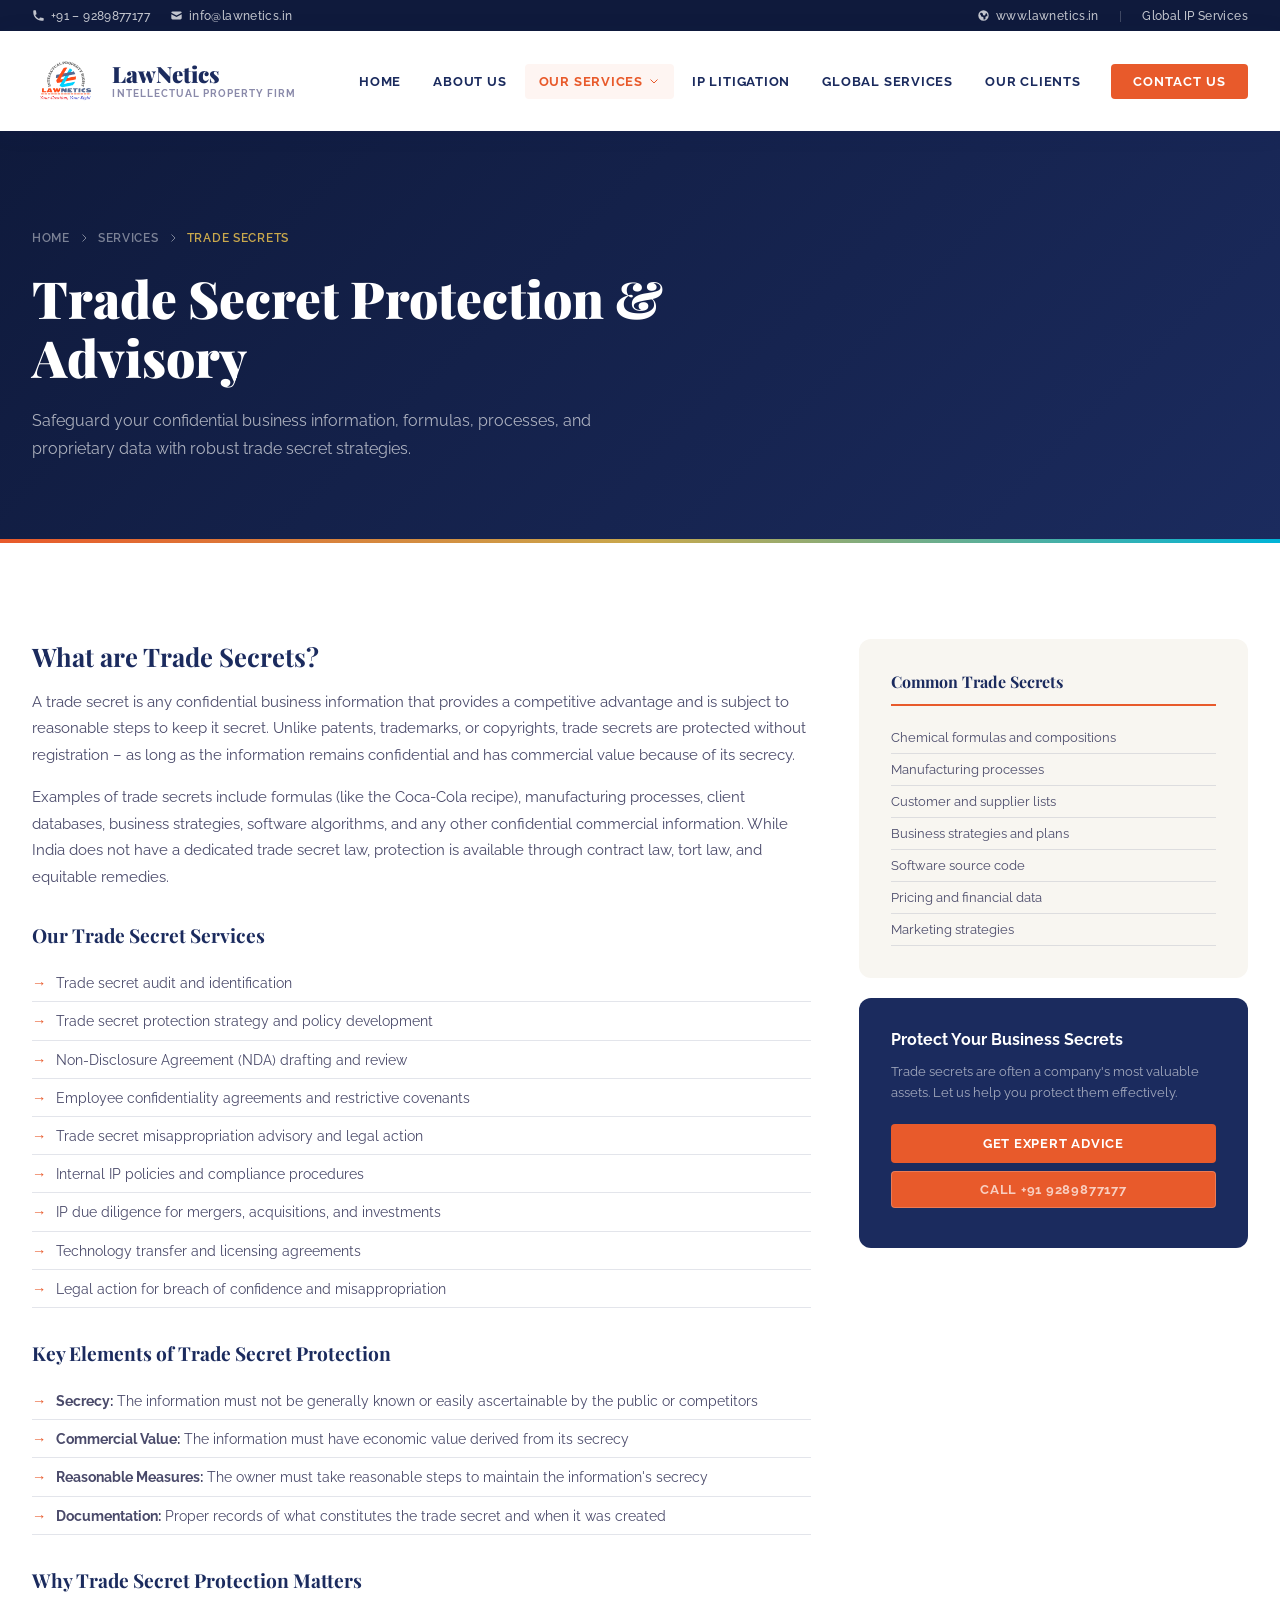
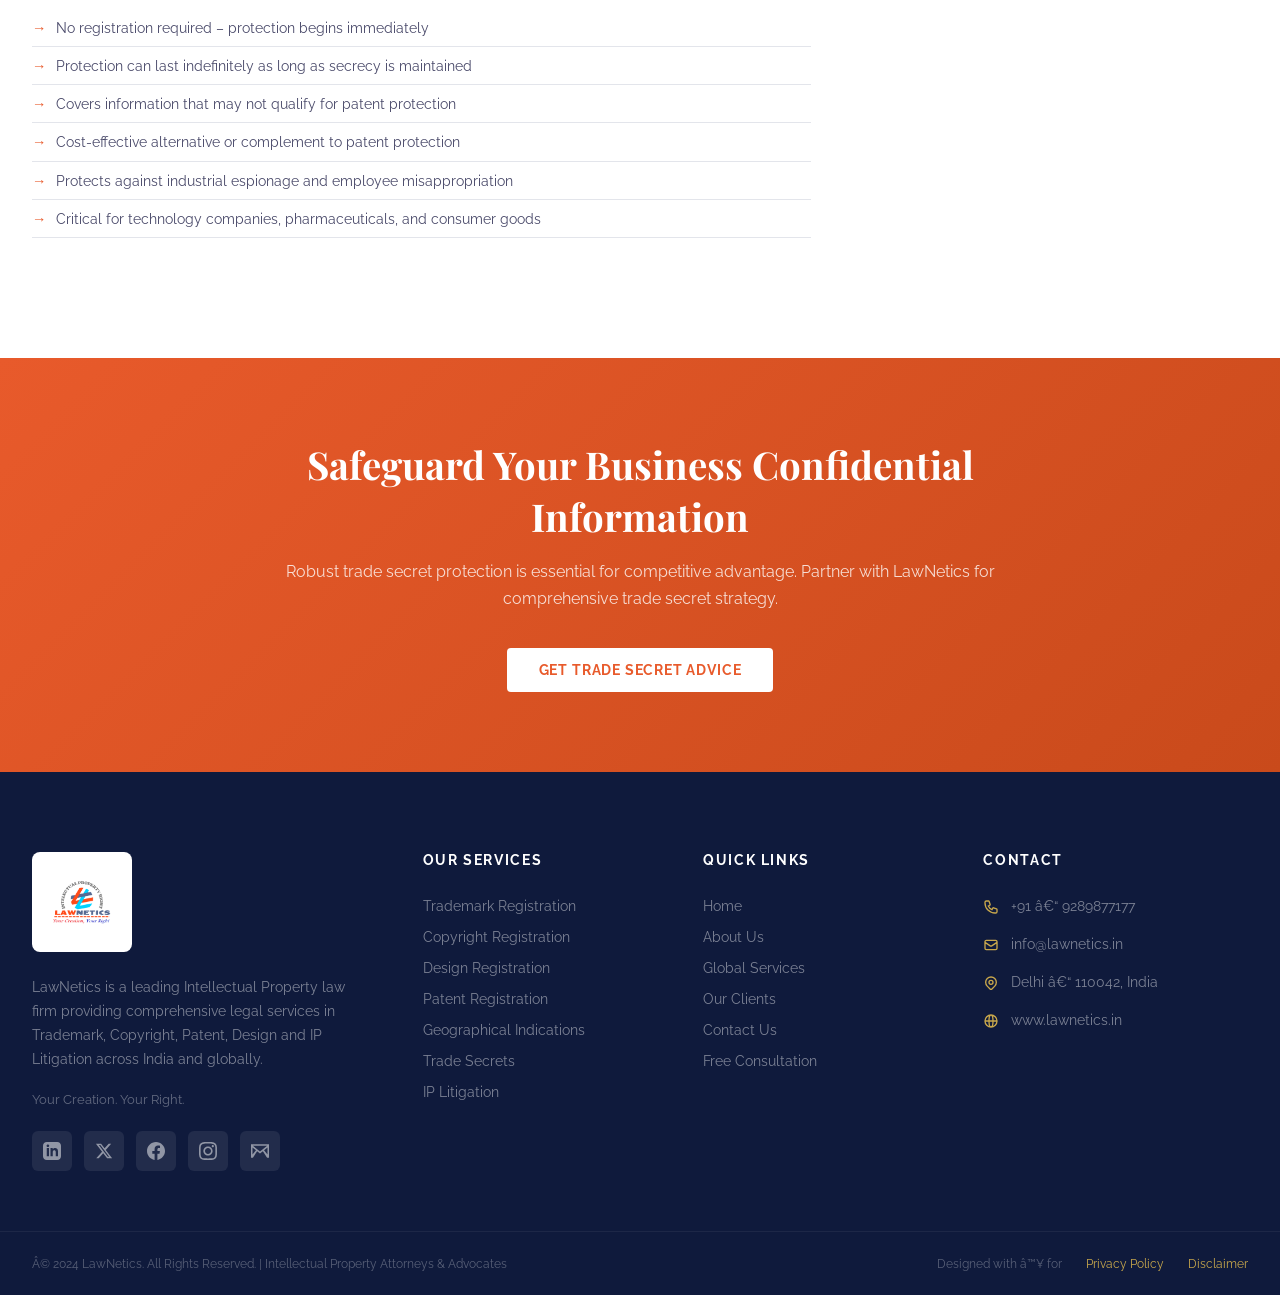
<file: trade-secret.html>
﻿<!DOCTYPE html>
<html lang="en">

<head>
  <meta name="google-site-verification" content="eew-2YPhOJBOebMndsCwSZj5D-81QFe-ZEsrE2IcGGk" />
  <meta charset="UTF-8">
  <meta name="viewport" content="width=device-width, initial-scale=1.0">
  <title>Trade Secret Protection & Advisory India | LawNetics</title>
  <meta name="description"
    content="Safeguard your confidential business information and proprietary data with LawNetics. Expert trade secret audit, policy development, and legal enforcement.">
  <link rel="preconnect" href="https://fonts.googleapis.com">
  <link rel="preconnect" href="https://fonts.gstatic.com" crossorigin>
  <link
    href="https://fonts.googleapis.com/css2?family=Playfair+Display:ital,wght@0,400;0,600;0,700;0,900;1,400;1,600&family=Raleway:wght@300;400;500;600;700;800&family=Libre+Baskerville:ital,wght@0,400;0,700;1,400&display=swap"
    rel="stylesheet">
  <link rel="stylesheet" href="css/style.css">
</head>

<body>

  <!-- TOP BAR -->
  <div class="topbar">
    <div class="topbar-inner">
      <div class="topbar-left">
        <div class="topbar-item">
          <svg fill="currentColor" viewBox="0 0 20 20">
            <path
              d="M2 3a1 1 0 011-1h2.153a1 1 0 01.986.836l.74 4.435a1 1 0 01-.54 1.06l-1.548.773a11.037 11.037 0 006.105 6.105l.774-1.548a1 1 0 011.059-.54l4.435.74a1 1 0 01.836.986V17a1 1 0 01-1 1h-2C7.82 18 2 12.18 2 5V3z" />
          </svg>
          <a href="tel:+919289877177">+91 – 9289877177</a>
        </div>
        <div class="topbar-item">
          <svg fill="currentColor" viewBox="0 0 20 20">
            <path d="M2.003 5.884L10 9.882l7.997-3.998A2 2 0 0016 4H4a2 2 0 00-1.997 1.884z" />
            <path d="M18 8.118l-8 4-8-4V14a2 2 0 002 2h12a2 2 0 002-2V8.118z" />
          </svg>
          <a href="mailto:info@lawnetics.in">info@lawnetics.in</a>
        </div>
      </div>
      <div class="topbar-right">
        <div class="topbar-item">
          <svg fill="currentColor" viewBox="0 0 20 20">
            <path fill-rule="evenodd"
              d="M10 18a8 8 0 100-16 8 8 0 000 16zM4.332 8.027a6.012 6.012 0 011.912-2.706C6.512 5.73 6.974 6 7.5 6A1.5 1.5 0 019 7.5V8a2 2 0 004 0 2 2 0 011.523-1.943A5.977 5.977 0 0116 10c0 .34-.028.675-.083 1H15a2 2 0 00-2 2v2.197A5.973 5.973 0 0110 16v-2a2 2 0 00-2-2 2 2 0 01-2-2 2 2 0 00-1.668-1.973z"
              clip-rule="evenodd" />
          </svg>
          <a href="http://www.lawnetics.in" target="_blank">www.lawnetics.in</a>
        </div>
        <span style="opacity:0.3">|</span>
        <span>Global IP Services</span>
      </div>
    </div>
  </div>

  <!-- HEADER -->
  <header>
    <div class="header-inner">
      <div class="logo-wrap">
        <img src="images/logo.png" alt="LawNetics Logo" style="height:50px;width:auto;">
        <div style="margin-left:12px">
          <div
            style="font-family:'Playfair Display',serif;font-weight:900;font-size:1.4rem;color:var(--navy);line-height:1">
            LawNetics</div>
          <div
            style="font-size:0.65rem;font-weight:700;color:var(--text-light);letter-spacing:0.1em;text-transform:uppercase;margin-top:2px">
            Intellectual Property Firm</div>
        </div>
      </div>
      <nav>
        <div class="nav-item"><a href="index.html" class="nav-link">Home</a></div>
        <div class="nav-item"><a href="about.html" class="nav-link">About Us</a></div>
        <div class="nav-item">
          <span class="nav-link active">Our Services <svg fill="none" stroke="currentColor" stroke-width="2"
              viewBox="0 0 24 24">
              <path d="M19 9l-7 7-7-7" />
            </svg></span>
          <div class="dropdown">
            <a href="trademark.html" class="dropdown-link">Trademark Registration</a>
            <a href="copyright.html" class="dropdown-link">Copyright Registration</a>
            <a href="design.html" class="dropdown-link">Design Registration</a>
            <a href="patent.html" class="dropdown-link">Patent Registration</a>
            <a href="gi.html" class="dropdown-link">Geographical Indications</a>
            <a href="trade-secret.html" class="dropdown-link">Trade Secrets</a>
          </div>
        </div>
        <div class="nav-item"><a href="litigation.html" class="nav-link">IP Litigation</a></div>
        <div class="nav-item"><a href="global.html" class="nav-link">Global Services</a></div>
        <div class="nav-item"><a href="clients.html" class="nav-link">Our Clients</a></div>
        <a href="contact.html" class="nav-cta">Contact Us</a>
      </nav>
      <div class="hamburger" onclick="toggleMobileNav()">
        <span></span>
        <span></span>
        <span></span>
      </div>
    </div>
  </header>

  <!-- MOBILE NAV -->
  <div class="mobile-nav" id="mobileNav">
    <button class="mobile-close" onclick="toggleMobileNav()">✕</button>
    <a href="index.html" class="mobile-nav-link">Home</a>
    <a href="about.html" class="mobile-nav-link">About Us</a>
    <span class="mobile-nav-link active">Our Services</span>
    <div class="mobile-nav-sub">
      <a href="trademark.html" class="mobile-nav-link">Trademark Registration</a>
      <a href="copyright.html" class="mobile-nav-link">Copyright Registration</a>
      <a href="design.html" class="mobile-nav-link">Design Registration</a>
      <a href="patent.html" class="mobile-nav-link">Patent Registration</a>
      <a href="gi.html" class="mobile-nav-link">Geographical Indications</a>
      <a href="trade-secret.html" class="mobile-nav-link active">Trade Secrets</a>
    </div>
    <a href="litigation.html" class="mobile-nav-link">IP Litigation</a>
    <a href="global.html" class="mobile-nav-link">Global Services</a>
    <a href="clients.html" class="mobile-nav-link">Our Clients</a>
    <a href="contact.html" class="mobile-nav-link">Contact Us</a>
  </div>

  <!-- TRADE SECRET PAGE CONTENT -->
  <div id="page-trade-secret">
    <div class="page-hero">
      <div class="page-hero-inner">
        <div class="breadcrumb">Home <svg fill="none" stroke="currentColor" stroke-width="2" viewBox="0 0 24 24">
            <path d="M9 5l7 7-7 7" />
          </svg> Services <svg fill="none" stroke="currentColor" stroke-width="2" viewBox="0 0 24 24">
            <path d="M9 5l7 7-7 7" />
          </svg> <span>Trade Secrets</span></div>
        <h1>Trade Secret Protection & Advisory</h1>
        <p>Safeguard your confidential business information, formulas, processes, and proprietary data with robust trade
          secret strategies.</p>
      </div>
    </div>
    <section>
      <div class="section-inner">
        <div class="detail-grid">
          <div class="detail-content fade-in">
            <h2>What are Trade Secrets?</h2>
            <p>A trade secret is any confidential business information that provides a competitive advantage and is
              subject to reasonable steps to keep it secret. Unlike patents, trademarks, or copyrights, trade secrets
              are protected without registration – as long as the information remains confidential and has commercial
              value because of its secrecy.</p>
            <p>Examples of trade secrets include formulas (like the Coca-Cola recipe), manufacturing processes, client
              databases, business strategies, software algorithms, and any other confidential commercial information.
              While India does not have a dedicated trade secret law, protection is available through contract law, tort
              law, and equitable remedies.</p>
            <h3>Our Trade Secret Services</h3>
            <ul>
              <li>Trade secret audit and identification</li>
              <li>Trade secret protection strategy and policy development</li>
              <li>Non-Disclosure Agreement (NDA) drafting and review</li>
              <li>Employee confidentiality agreements and restrictive covenants</li>
              <li>Trade secret misappropriation advisory and legal action</li>
              <li>Internal IP policies and compliance procedures</li>
              <li>IP due diligence for mergers, acquisitions, and investments</li>
              <li>Technology transfer and licensing agreements</li>
              <li>Legal action for breach of confidence and misappropriation</li>
            </ul>
            <h3>Key Elements of Trade Secret Protection</h3>
            <ul>
              <li><strong>Secrecy:</strong> The information must not be generally known or easily ascertainable by the
                public or competitors</li>
              <li><strong>Commercial Value:</strong> The information must have economic value derived from its secrecy
              </li>
              <li><strong>Reasonable Measures:</strong> The owner must take reasonable steps to maintain the
                information's secrecy</li>
              <li><strong>Documentation:</strong> Proper records of what constitutes the trade secret and when it was
                created</li>
            </ul>
            <h3>Why Trade Secret Protection Matters</h3>
            <ul>
              <li>No registration required – protection begins immediately</li>
              <li>Protection can last indefinitely as long as secrecy is maintained</li>
              <li>Covers information that may not qualify for patent protection</li>
              <li>Cost-effective alternative or complement to patent protection</li>
              <li>Protects against industrial espionage and employee misappropriation</li>
              <li>Critical for technology companies, pharmaceuticals, and consumer goods</li>
            </ul>
          </div>
          <div class="detail-sidebar fade-in">
            <div class="sidebar-card">
              <h4>Common Trade Secrets</h4>
              <ul>
                <li>Chemical formulas and compositions</li>
                <li>Manufacturing processes</li>
                <li>Customer and supplier lists</li>
                <li>Business strategies and plans</li>
                <li>Software source code</li>
                <li>Pricing and financial data</li>
                <li>Marketing strategies</li>
              </ul>
            </div>
            <div class="sidebar-contact">
              <h4>Protect Your Business Secrets</h4>
              <p>Trade secrets are often a company's most valuable assets. Let us help you protect them effectively.</p>
              <a href="contact.html"
                style="display:block;background:var(--orange);color:var(--white);text-align:center;padding:12px;border-radius:4px;font-size:0.8rem;font-weight:700;text-transform:uppercase;margin-bottom:8px;">Get
                Expert Advice</a>
              <a href="tel:+919289877177"
                style="display:block;border:1px solid rgba(255,255,255,0.2);color:rgba(255,255,255,0.7);text-align:center;padding:10px;border-radius:4px;font-size:0.8rem;">Call
                +91 9289877177</a>
            </div>
          </div>
        </div>
      </div>
    </section>
    <div class="cta-section">
      <div class="cta-inner">
        <h2>Safeguard Your Business Confidential Information</h2>
        <p>Robust trade secret protection is essential for competitive advantage. Partner with LawNetics for
          comprehensive trade secret strategy.</p>
        <a href="contact.html" class="btn-white">Get Trade Secret Advice</a>
      </div>
    </div>
  </div>

      <!-- FOOTER -->
  <footer>
    <div class="footer-top">
      <div class="footer-grid">
        <div class="footer-brand">
          <div class="footer-logo-box">
            <img src="images/logo.png" alt="LawNetics Logo">
          </div>
          <p>LawNetics is a leading Intellectual Property law firm providing comprehensive legal services in Trademark,
            Copyright, Patent, Design and IP Litigation across India and globally.</p>
          <div class="footer-tagline">Your Creation. Your Right.</div>
          <div class="footer-social">
            <a class="social-btn" href="https://linkedin.com/in/lawneticsip" title="LinkedIn">
              <svg viewBox="0 0 24 24"><path d="M19 0h-14c-2.761 0-5 2.239-5 5v14c0 2.761 2.239 5 5 5h14c2.762 0 5-2.239 5-5v-14c0-2.761-2.238-5-5-5zm-11 19h-3v-11h3v11zm-1.5-12.268c-.966 0-1.75-.79-1.75-1.764s.784-1.764 1.75-1.764 1.75.79 1.75 1.764-.783 1.764-1.75 1.764zm13.5 12.268h-3v-5.604c0-3.368-4-3.113-4 0v5.604h-3v-11h3v1.765c1.396-2.586 7-2.777 7 2.476v6.759z"/></svg>
            </a>
            <a class="social-btn" href="https://x.com/LawNeticsIP" title="Twitter">
              <svg viewBox="0 0 24 24"><path d="M18.244 2.25h3.308l-7.227 8.26 8.502 11.24H16.17l-5.214-6.817L4.99 21.75H1.68l7.73-8.835L1.254 2.25H8.08l4.713 6.231zm-1.161 17.52h1.833L7.084 4.126H5.117z"/></svg>
            </a>
            <a class="social-btn" href="https://www.facebook.com/share/1Aun7wYgu8/" title="Facebook">
              <svg viewBox="0 0 24 24"><path d="M24 12.073c0-6.627-5.373-12-12-12s-12 5.373-12 12c0 5.99 4.388 10.954 10.125 11.854v-8.385H7.078v-3.469h3.047V9.43c0-3.007 1.792-4.669 4.533-4.669 1.312 0 2.686.235 2.686.235v2.953H15.83c-1.491 0-1.956.925-1.956 1.874v2.25h3.328l-.532 3.469h-2.796v8.385C19.612 23.027 24 18.062 24 12.073z"/></svg>
            </a>
            <a class="social-btn" href="https://www.instagram.com/lawnetics?igsh=MTUwb3ZobTV1Z3BsaA==" title="Instagram">
              <svg viewBox="0 0 24 24"><path d="M12 2.163c3.204 0 3.584.012 4.85.07 3.252.148 4.771 1.691 4.919 4.919.058 1.265.069 1.645.069 4.849 0 3.205-.012 3.584-.069 4.849-.149 3.225-1.664 4.771-4.919 4.919-1.266.058-1.644.07-4.85.07-3.204 0-3.584-.012-4.849-.07-3.26-.149-4.771-1.699-4.919-4.92-.058-1.265-.07-1.644-.07-4.849 0-3.204.013-3.583.07-4.849.149-3.227 1.664-4.771 4.919-4.919 1.266-.057 1.645-.069 4.849-.069zm0-2.163c-3.259 0-3.667.014-4.947.072-4.358.2-6.78 2.618-6.98 6.98-.059 1.281-.073 1.689-.073 4.948 0 3.259.014 3.668.072 4.948.2 4.358 2.618 6.78 6.98 6.98 1.281.058 1.689.072 4.948.072 3.259 0 3.668-.014 4.948-.072 4.354-.2 6.782-2.618 6.979-6.98.059-1.28.073-1.689.073-4.948 0-3.259-.014-3.667-.072-4.947-.196-4.354-2.617-6.78-6.979-6.98-1.281-.059-1.69-.073-4.949-.073zm0 5.838c-3.403 0-6.162 2.759-6.162 6.162s2.759 6.163 6.162 6.163 6.162-2.759 6.162-6.163-2.759-6.162-6.162-6.162zm0 10.162c-2.209 0-4-1.79-4-4 0-2.209 1.791-4 4-4s4 1.791 4 4c0 2.21-1.791 4-4 4zm6.406-11.845c-.796 0-1.441.645-1.441 1.44s.645 1.44 1.441 1.44c.795 0 1.439-.645 1.439-1.44s-.644-1.44-1.439-1.44z"/></svg>
            </a>
            <a class="social-btn" href="mailto:info@lawnetics.in" title="Email">
              <svg viewBox="0 0 24 24"><path d="M0 3v18h24v-18h-24zm6.623 7.929l-4.623 5.712v-9.458l4.623 3.746zm-4.141-5.929h19.035l-9.517 7.713-9.518-7.713zm5.694 7.188l3.824 3.099l3.83-3.104 5.612 8.818h-18.895l5.629-8.813zm9.201-1.259l4.623-3.746v9.458l-4.623-5.712z"/></svg>
            </a>
          </div>
        </div>

        <div class="footer-col">
          <h4>Our Services</h4>
          <ul>
            <li><a href="trademark.html">Trademark Registration</a></li>
            <li><a href="copyright.html">Copyright Registration</a></li>
            <li><a href="design.html">Design Registration</a></li>
            <li><a href="patent.html">Patent Registration</a></li>
            <li><a href="gi.html">Geographical Indications</a></li>
            <li><a href="trade-secret.html">Trade Secrets</a></li>
            <li><a href="litigation.html">IP Litigation</a></li>
          </ul>
        </div>

        <div class="footer-col">
          <h4>Quick Links</h4>
          <ul>
            <li><a href="index.html">Home</a></li>
            <li><a href="about.html">About Us</a></li>
            <li><a href="global.html">Global Services</a></li>
            <li><a href="clients.html">Our Clients</a></li>
            <li><a href="contact.html">Contact Us</a></li>
            <li><a href="contact.html">Free Consultation</a></li>
          </ul>
        </div>

        <div class="footer-col">
          <h4>Contact</h4>
          <div class="footer-contact">
            <div class="footer-contact-item">
              <svg fill="none" stroke="currentColor" stroke-width="2" viewBox="0 0 24 24">
                <path
                  d="M3 5a2 2 0 012-2h3.28a1 1 0 01.948.684l1.498 4.493a1 1 0 01-.502 1.21l-2.257 1.13a11.042 11.042 0 005.516 5.516l1.13-2.257a1 1 0 011.21-.502l4.493 1.498a1 1 0 01.684.949V19a2 2 0 01-2 2h-1C9.716 21 3 14.284 3 6V5z" />
              </svg>
              <span>+91 â€“ 9289877177</span>
            </div>
            <div class="footer-contact-item">
              <svg fill="none" stroke="currentColor" stroke-width="2" viewBox="0 0 24 24">
                <path d="M3 8l7.89 5.26a2 2 0 002.22 0L21 8M5 19h14a2 2 0 002-2V7a2 2 0 00-2-2H5a2 2 0 00-2 2v10a2 2 0 002 2z" />
              </svg>
              <span>info@lawnetics.in</span>
            </div>
            <div class="footer-contact-item">
              <svg fill="none" stroke="currentColor" stroke-width="2" viewBox="0 0 24 24">
                <path d="M17.657 16.657L13.414 20.9a1.998 1.998 0 01-2.827 0l-4.244-4.243a8 8 0 1111.314 0z" />
                <path d="M15 11a3 3 0 11-6 0 3 3 0 016 0z" />
              </svg>
              <span>Delhi â€“ 110042, India</span>
            </div>
            <div class="footer-contact-item">
              <svg fill="none" stroke="currentColor" stroke-width="2" viewBox="0 0 24 24">
                <path
                  d="M21 12a9 9 0 01-9 9m9-9a9 9 0 00-9-9m9 9H3m9 9a9 9 0 01-9-9m9 9c1.657 0 3-4.03 3-9s-1.343-9-3-9m0 18c-1.657 0-3-4.03-3-9s1.343-9 3-9m-9 9a9 9 0 019-9" />
              </svg>
              <span>www.lawnetics.in</span>
            </div>
          </div>
        </div>
      </div>
    </div>

    <div class="footer-bottom">
      <div class="footer-bottom-inner">
        <p>Â© 2024 LawNetics. All Rights Reserved. | Intellectual Property Attorneys & Advocates</p>
        <div class="footer-bottom-links">
          <span>Designed with â™¥ for</span>
          <a href="#">Privacy Policy</a>
          <a href="#">Disclaimer</a>
        </div>
      </div>
    </div>
  </footer>

  <script src="js/main.js"></script>
</body>

</html>
</file>
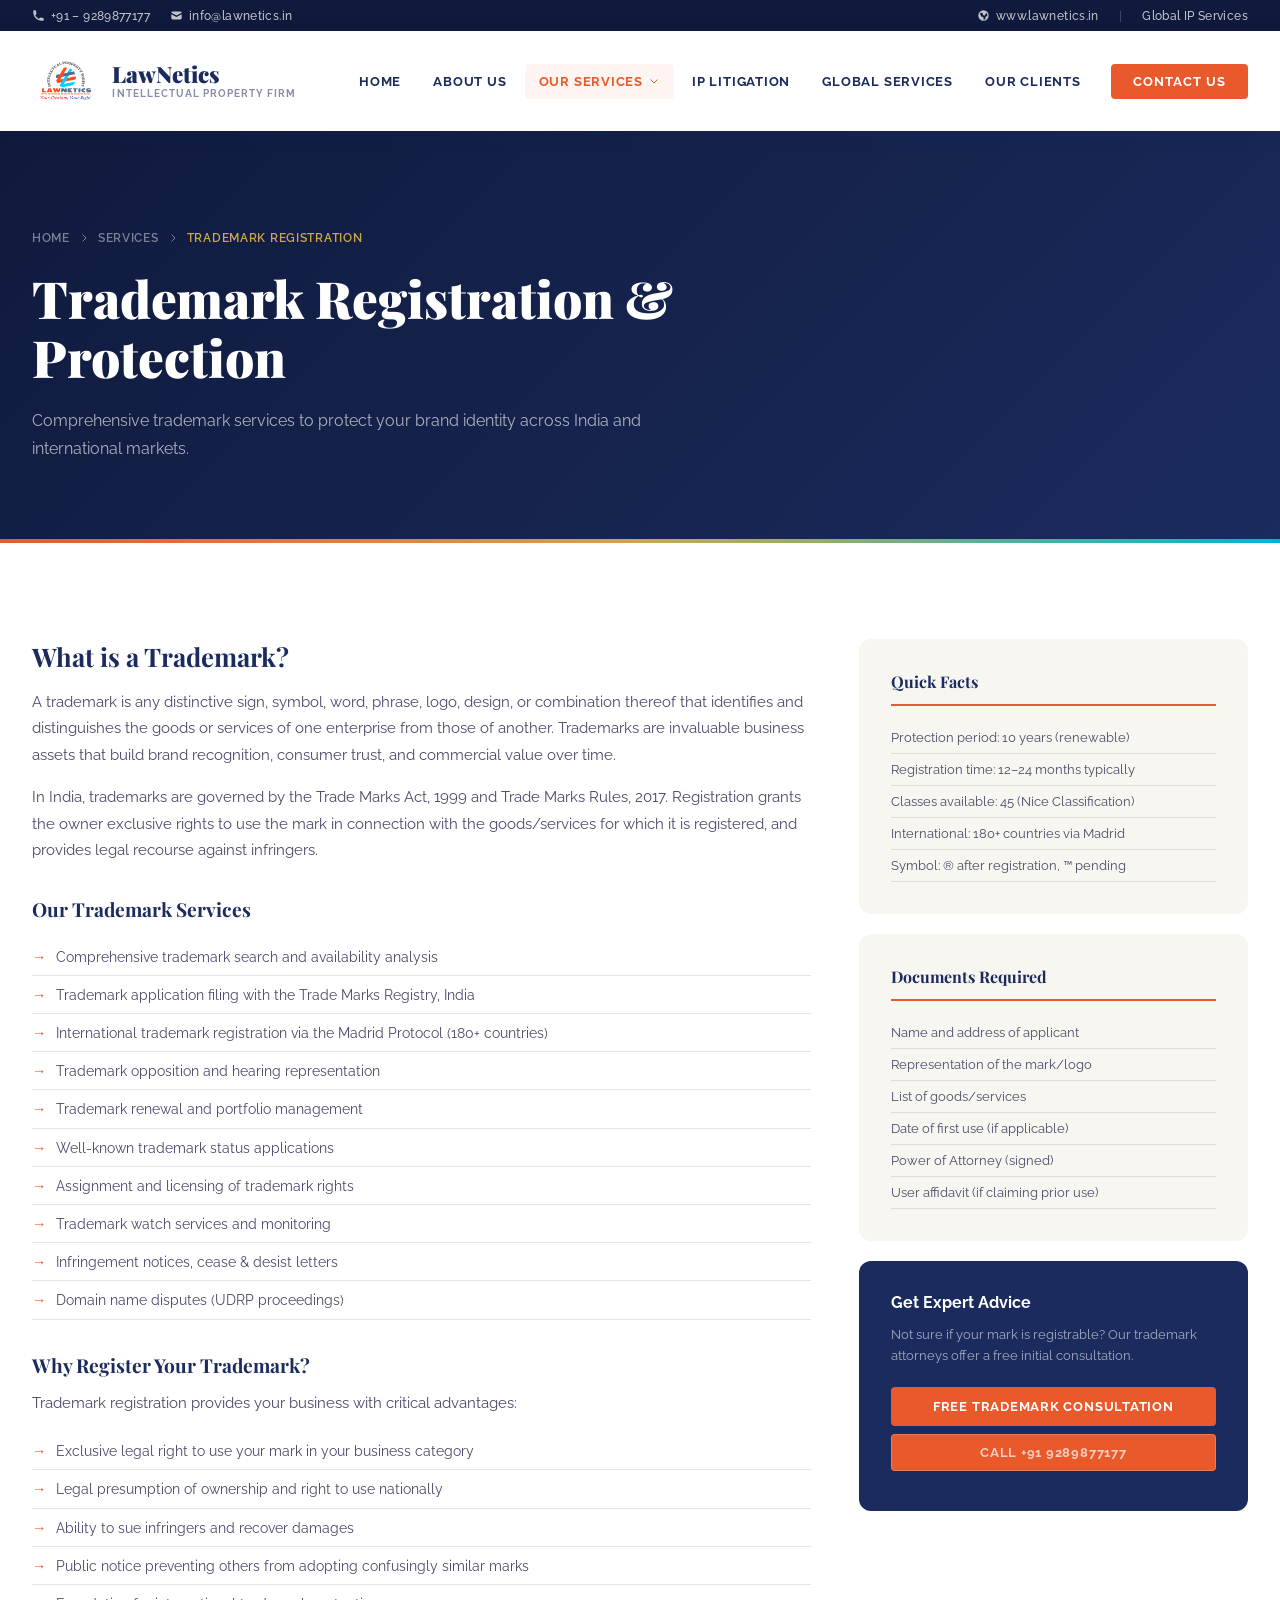
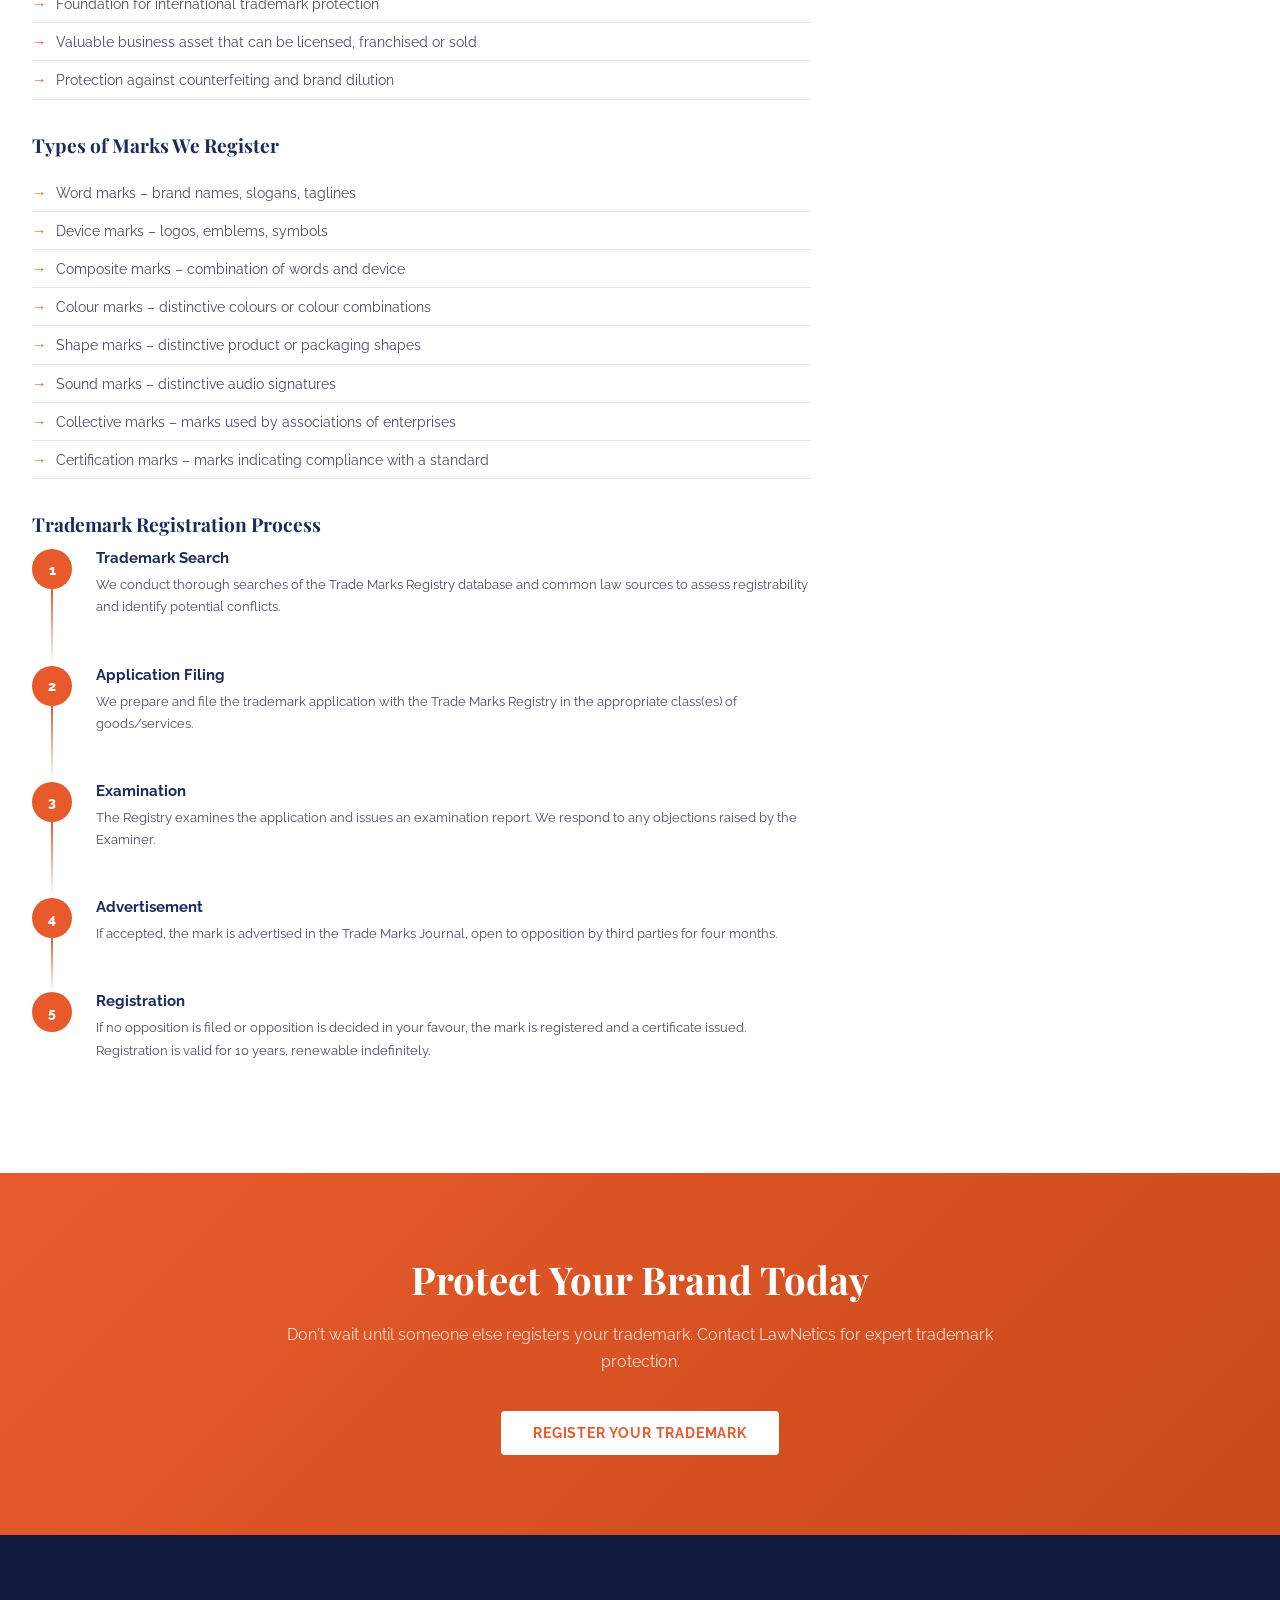
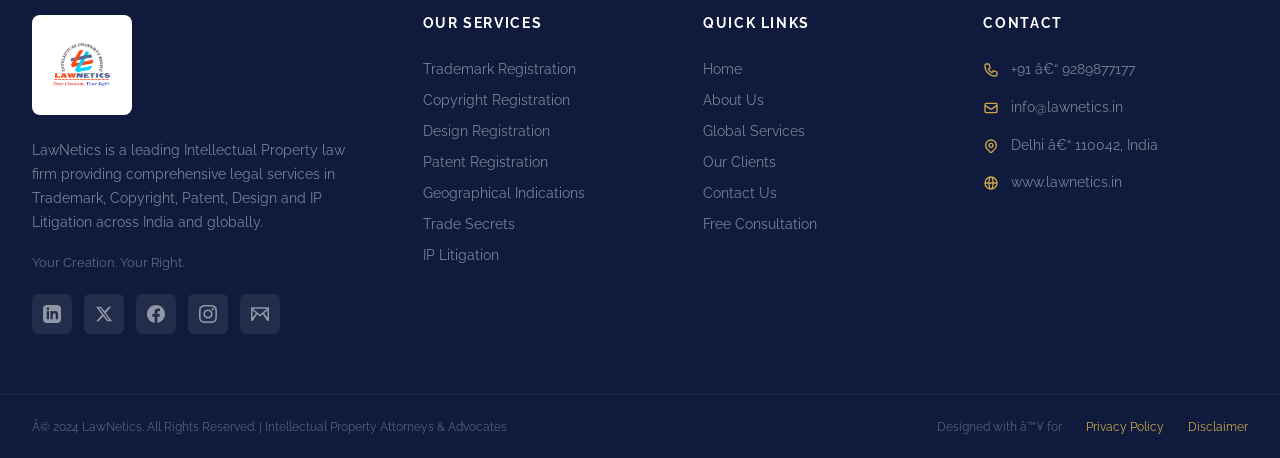
<file: trademark.html>
﻿<!DOCTYPE html>
<html lang="en">

<head>
  <meta name="google-site-verification" content="eew-2YPhOJBOebMndsCwSZj5D-81QFe-ZEsrE2IcGGk" />
  <meta charset="UTF-8">
  <meta name="viewport" content="width=device-width, initial-scale=1.0">
  <title>Trademark Registration India – Brand & Logo Protection | LawNetics</title>
  <meta name="description"
    content="Secure your brand identity with LawNetics. Comprehensive trademark registration, search, opposition, and renewal services in India and 180+ countries.">
  <link rel="preconnect" href="https://fonts.googleapis.com">
  <link rel="preconnect" href="https://fonts.gstatic.com" crossorigin>
  <link
    href="https://fonts.googleapis.com/css2?family=Playfair+Display:ital,wght@0,400;0,600;0,700;0,900;1,400;1,600&family=Raleway:wght@300;400;500;600;700;800&family=Libre+Baskerville:ital,wght@0,400;0,700;1,400&display=swap"
    rel="stylesheet">
  <link rel="stylesheet" href="css/style.css">
</head>

<body>

  <!-- TOP BAR -->
  <div class="topbar">
    <div class="topbar-inner">
      <div class="topbar-left">
        <div class="topbar-item">
          <svg fill="currentColor" viewBox="0 0 20 20">
            <path
              d="M2 3a1 1 0 011-1h2.153a1 1 0 01.986.836l.74 4.435a1 1 0 01-.54 1.06l-1.548.773a11.037 11.037 0 006.105 6.105l.774-1.548a1 1 0 011.059-.54l4.435.74a1 1 0 01.836.986V17a1 1 0 01-1 1h-2C7.82 18 2 12.18 2 5V3z" />
          </svg>
          <a href="tel:+919289877177">+91 – 9289877177</a>
        </div>
        <div class="topbar-item">
          <svg fill="currentColor" viewBox="0 0 20 20">
            <path d="M2.003 5.884L10 9.882l7.997-3.998A2 2 0 0016 4H4a2 2 0 00-1.997 1.884z" />
            <path d="M18 8.118l-8 4-8-4V14a2 2 0 002 2h12a2 2 0 002-2V8.118z" />
          </svg>
          <a href="mailto:info@lawnetics.in">info@lawnetics.in</a>
        </div>
      </div>
      <div class="topbar-right">
        <div class="topbar-item">
          <svg fill="currentColor" viewBox="0 0 20 20">
            <path fill-rule="evenodd"
              d="M10 18a8 8 0 100-16 8 8 0 000 16zM4.332 8.027a6.012 6.012 0 011.912-2.706C6.512 5.73 6.974 6 7.5 6A1.5 1.5 0 019 7.5V8a2 2 0 004 0 2 2 0 011.523-1.943A5.977 5.977 0 0116 10c0 .34-.028.675-.083 1H15a2 2 0 00-2 2v2.197A5.973 5.973 0 0110 16v-2a2 2 0 00-2-2 2 2 0 01-2-2 2 2 0 00-1.668-1.973z"
              clip-rule="evenodd" />
          </svg>
          <a href="http://www.lawnetics.in" target="_blank">www.lawnetics.in</a>
        </div>
        <span style="opacity:0.3">|</span>
        <span>Global IP Services</span>
      </div>
    </div>
  </div>

  <!-- HEADER -->
  <header>
    <div class="header-inner">
      <div class="logo-wrap">
        <img src="images/logo.png" alt="LawNetics Logo" style="height:50px;width:auto;">
        <div style="margin-left:12px">
          <div
            style="font-family:'Playfair Display',serif;font-weight:900;font-size:1.4rem;color:var(--navy);line-height:1">
            LawNetics</div>
          <div
            style="font-size:0.65rem;font-weight:700;color:var(--text-light);letter-spacing:0.1em;text-transform:uppercase;margin-top:2px">
            Intellectual Property Firm</div>
        </div>
      </div>
      <nav>
        <div class="nav-item"><a href="index.html" class="nav-link">Home</a></div>
        <div class="nav-item"><a href="about.html" class="nav-link">About Us</a></div>
        <div class="nav-item">
          <span class="nav-link active">Our Services <svg fill="none" stroke="currentColor" stroke-width="2"
              viewBox="0 0 24 24">
              <path d="M19 9l-7 7-7-7" />
            </svg></span>
          <div class="dropdown">
            <a href="trademark.html" class="dropdown-link">Trademark Registration</a>
            <a href="copyright.html" class="dropdown-link">Copyright Registration</a>
            <a href="design.html" class="dropdown-link">Design Registration</a>
            <a href="patent.html" class="dropdown-link">Patent Registration</a>
            <a href="gi.html" class="dropdown-link">Geographical Indications</a>
            <a href="trade-secret.html" class="dropdown-link">Trade Secrets</a>
          </div>
        </div>
        <div class="nav-item"><a href="litigation.html" class="nav-link">IP Litigation</a></div>
        <div class="nav-item"><a href="global.html" class="nav-link">Global Services</a></div>
        <div class="nav-item"><a href="clients.html" class="nav-link">Our Clients</a></div>
        <a href="contact.html" class="nav-cta">Contact Us</a>
      </nav>
      <div class="hamburger" onclick="toggleMobileNav()">
        <span></span>
        <span></span>
        <span></span>
      </div>
    </div>
  </header>

  <!-- MOBILE NAV -->
  <div class="mobile-nav" id="mobileNav">
    <button class="mobile-close" onclick="toggleMobileNav()">✕</button>
    <a href="index.html" class="mobile-nav-link">Home</a>
    <a href="about.html" class="mobile-nav-link">About Us</a>
    <span class="mobile-nav-link active">Our Services</span>
    <div class="mobile-nav-sub">
      <a href="trademark.html" class="mobile-nav-link active">Trademark Registration</a>
      <a href="copyright.html" class="mobile-nav-link">Copyright Registration</a>
      <a href="design.html" class="mobile-nav-link">Design Registration</a>
      <a href="patent.html" class="mobile-nav-link">Patent Registration</a>
      <a href="gi.html" class="mobile-nav-link">Geographical Indications</a>
      <a href="trade-secret.html" class="mobile-nav-link">Trade Secrets</a>
    </div>
    <a href="litigation.html" class="mobile-nav-link">IP Litigation</a>
    <a href="global.html" class="mobile-nav-link">Global Services</a>
    <a href="clients.html" class="mobile-nav-link">Our Clients</a>
    <a href="contact.html" class="mobile-nav-link">Contact Us</a>
  </div>

  <!-- TRADEMARK PAGE CONTENT -->
  <div id="page-trademark">
    <div class="page-hero">
      <div class="page-hero-inner">
        <div class="breadcrumb">Home <svg fill="none" stroke="currentColor" stroke-width="2" viewBox="0 0 24 24">
            <path d="M9 5l7 7-7 7" />
          </svg> Services <svg fill="none" stroke="currentColor" stroke-width="2" viewBox="0 0 24 24">
            <path d="M9 5l7 7-7 7" />
          </svg> <span>Trademark Registration</span></div>
        <h1>Trademark Registration & Protection</h1>
        <p>Comprehensive trademark services to protect your brand identity across India and international markets.</p>
      </div>
    </div>
    <section>
      <div class="section-inner">
        <div class="detail-grid">
          <div class="detail-content fade-in">
            <h2>What is a Trademark?</h2>
            <p>A trademark is any distinctive sign, symbol, word, phrase, logo, design, or combination thereof that
              identifies and distinguishes the goods or services of one enterprise from those of another. Trademarks are
              invaluable business assets that build brand recognition, consumer trust, and commercial value over time.
            </p>
            <p>In India, trademarks are governed by the Trade Marks Act, 1999 and Trade Marks Rules, 2017. Registration
              grants the owner exclusive rights to use the mark in connection with the goods/services for which it is
              registered, and provides legal recourse against infringers.</p>
            <h3>Our Trademark Services</h3>
            <ul>
              <li>Comprehensive trademark search and availability analysis</li>
              <li>Trademark application filing with the Trade Marks Registry, India</li>
              <li>International trademark registration via the Madrid Protocol (180+ countries)</li>
              <li>Trademark opposition and hearing representation</li>
              <li>Trademark renewal and portfolio management</li>
              <li>Well-known trademark status applications</li>
              <li>Assignment and licensing of trademark rights</li>
              <li>Trademark watch services and monitoring</li>
              <li>Infringement notices, cease & desist letters</li>
              <li>Domain name disputes (UDRP proceedings)</li>
            </ul>
            <h3>Why Register Your Trademark?</h3>
            <p>Trademark registration provides your business with critical advantages:</p>
            <ul>
              <li>Exclusive legal right to use your mark in your business category</li>
              <li>Legal presumption of ownership and right to use nationally</li>
              <li>Ability to sue infringers and recover damages</li>
              <li>Public notice preventing others from adopting confusingly similar marks</li>
              <li>Foundation for international trademark protection</li>
              <li>Valuable business asset that can be licensed, franchised or sold</li>
              <li>Protection against counterfeiting and brand dilution</li>
            </ul>
            <h3>Types of Marks We Register</h3>
            <ul>
              <li>Word marks – brand names, slogans, taglines</li>
              <li>Device marks – logos, emblems, symbols</li>
              <li>Composite marks – combination of words and device</li>
              <li>Colour marks – distinctive colours or colour combinations</li>
              <li>Shape marks – distinctive product or packaging shapes</li>
              <li>Sound marks – distinctive audio signatures</li>
              <li>Collective marks – marks used by associations of enterprises</li>
              <li>Certification marks – marks indicating compliance with a standard</li>
            </ul>
            <h3>Trademark Registration Process</h3>
            <div class="process-steps">
              <div class="step">
                <div class="step-num">1</div>
                <div class="step-body">
                  <h4>Trademark Search</h4>
                  <p>We conduct thorough searches of the Trade Marks Registry database and common law sources to assess
                    registrability and identify potential conflicts.</p>
                </div>
              </div>
              <div class="step">
                <div class="step-num">2</div>
                <div class="step-body">
                  <h4>Application Filing</h4>
                  <p>We prepare and file the trademark application with the Trade Marks Registry in the appropriate
                    class(es) of goods/services.</p>
                </div>
              </div>
              <div class="step">
                <div class="step-num">3</div>
                <div class="step-body">
                  <h4>Examination</h4>
                  <p>The Registry examines the application and issues an examination report. We respond to any
                    objections raised by the Examiner.</p>
                </div>
              </div>
              <div class="step">
                <div class="step-num">4</div>
                <div class="step-body">
                  <h4>Advertisement</h4>
                  <p>If accepted, the mark is advertised in the Trade Marks Journal, open to opposition by third parties
                    for four months.</p>
                </div>
              </div>
              <div class="step">
                <div class="step-num">5</div>
                <div class="step-body">
                  <h4>Registration</h4>
                  <p>If no opposition is filed or opposition is decided in your favour, the mark is registered and a
                    certificate issued. Registration is valid for 10 years, renewable indefinitely.</p>
                </div>
              </div>
            </div>
          </div>
          <div class="detail-sidebar fade-in">
            <div class="sidebar-card">
              <h4>Quick Facts</h4>
              <ul>
                <li>Protection period: 10 years (renewable)</li>
                <li>Registration time: 12–24 months typically</li>
                <li>Classes available: 45 (Nice Classification)</li>
                <li>International: 180+ countries via Madrid</li>
                <li>Symbol: ® after registration, ™ pending</li>
              </ul>
            </div>
            <div class="sidebar-card">
              <h4>Documents Required</h4>
              <ul>
                <li>Name and address of applicant</li>
                <li>Representation of the mark/logo</li>
                <li>List of goods/services</li>
                <li>Date of first use (if applicable)</li>
                <li>Power of Attorney (signed)</li>
                <li>User affidavit (if claiming prior use)</li>
              </ul>
            </div>
            <div class="sidebar-contact">
              <h4>Get Expert Advice</h4>
              <p>Not sure if your mark is registrable? Our trademark attorneys offer a free initial consultation.</p>
              <a href="contact.html"
                style="display:block;background:var(--orange);color:var(--white);text-align:center;padding:12px;border-radius:4px;font-size:0.8rem;font-weight:700;letter-spacing:0.06em;text-transform:uppercase;margin-bottom:8px;">Free
                Trademark Consultation</a>
              <a href="tel:+919289877177"
                style="display:block;border:1px solid rgba(255,255,255,0.2);color:rgba(255,255,255,0.7);text-align:center;padding:10px;border-radius:4px;font-size:0.8rem;">Call
                +91 9289877177</a>
            </div>
          </div>
        </div>
      </div>
    </section>
    <div class="cta-section">
      <div class="cta-inner">
        <h2>Protect Your Brand Today</h2>
        <p>Don't wait until someone else registers your trademark. Contact LawNetics for expert trademark protection.
        </p>
        <a href="contact.html" class="btn-white">Register Your Trademark</a>
      </div>
    </div>
  </div>

      <!-- FOOTER -->
  <footer>
    <div class="footer-top">
      <div class="footer-grid">
        <div class="footer-brand">
          <div class="footer-logo-box">
            <img src="images/logo.png" alt="LawNetics Logo">
          </div>
          <p>LawNetics is a leading Intellectual Property law firm providing comprehensive legal services in Trademark,
            Copyright, Patent, Design and IP Litigation across India and globally.</p>
          <div class="footer-tagline">Your Creation. Your Right.</div>
          <div class="footer-social">
            <a class="social-btn" href="https://linkedin.com/in/lawneticsip" title="LinkedIn">
              <svg viewBox="0 0 24 24"><path d="M19 0h-14c-2.761 0-5 2.239-5 5v14c0 2.761 2.239 5 5 5h14c2.762 0 5-2.239 5-5v-14c0-2.761-2.238-5-5-5zm-11 19h-3v-11h3v11zm-1.5-12.268c-.966 0-1.75-.79-1.75-1.764s.784-1.764 1.75-1.764 1.75.79 1.75 1.764-.783 1.764-1.75 1.764zm13.5 12.268h-3v-5.604c0-3.368-4-3.113-4 0v5.604h-3v-11h3v1.765c1.396-2.586 7-2.777 7 2.476v6.759z"/></svg>
            </a>
            <a class="social-btn" href="https://x.com/LawNeticsIP" title="Twitter">
              <svg viewBox="0 0 24 24"><path d="M18.244 2.25h3.308l-7.227 8.26 8.502 11.24H16.17l-5.214-6.817L4.99 21.75H1.68l7.73-8.835L1.254 2.25H8.08l4.713 6.231zm-1.161 17.52h1.833L7.084 4.126H5.117z"/></svg>
            </a>
            <a class="social-btn" href="https://www.facebook.com/share/1Aun7wYgu8/" title="Facebook">
              <svg viewBox="0 0 24 24"><path d="M24 12.073c0-6.627-5.373-12-12-12s-12 5.373-12 12c0 5.99 4.388 10.954 10.125 11.854v-8.385H7.078v-3.469h3.047V9.43c0-3.007 1.792-4.669 4.533-4.669 1.312 0 2.686.235 2.686.235v2.953H15.83c-1.491 0-1.956.925-1.956 1.874v2.25h3.328l-.532 3.469h-2.796v8.385C19.612 23.027 24 18.062 24 12.073z"/></svg>
            </a>
            <a class="social-btn" href="https://www.instagram.com/lawnetics?igsh=MTUwb3ZobTV1Z3BsaA==" title="Instagram">
              <svg viewBox="0 0 24 24"><path d="M12 2.163c3.204 0 3.584.012 4.85.07 3.252.148 4.771 1.691 4.919 4.919.058 1.265.069 1.645.069 4.849 0 3.205-.012 3.584-.069 4.849-.149 3.225-1.664 4.771-4.919 4.919-1.266.058-1.644.07-4.85.07-3.204 0-3.584-.012-4.849-.07-3.26-.149-4.771-1.699-4.919-4.92-.058-1.265-.07-1.644-.07-4.849 0-3.204.013-3.583.07-4.849.149-3.227 1.664-4.771 4.919-4.919 1.266-.057 1.645-.069 4.849-.069zm0-2.163c-3.259 0-3.667.014-4.947.072-4.358.2-6.78 2.618-6.98 6.98-.059 1.281-.073 1.689-.073 4.948 0 3.259.014 3.668.072 4.948.2 4.358 2.618 6.78 6.98 6.98 1.281.058 1.689.072 4.948.072 3.259 0 3.668-.014 4.948-.072 4.354-.2 6.782-2.618 6.979-6.98.059-1.28.073-1.689.073-4.948 0-3.259-.014-3.667-.072-4.947-.196-4.354-2.617-6.78-6.979-6.98-1.281-.059-1.69-.073-4.949-.073zm0 5.838c-3.403 0-6.162 2.759-6.162 6.162s2.759 6.163 6.162 6.163 6.162-2.759 6.162-6.163-2.759-6.162-6.162-6.162zm0 10.162c-2.209 0-4-1.79-4-4 0-2.209 1.791-4 4-4s4 1.791 4 4c0 2.21-1.791 4-4 4zm6.406-11.845c-.796 0-1.441.645-1.441 1.44s.645 1.44 1.441 1.44c.795 0 1.439-.645 1.439-1.44s-.644-1.44-1.439-1.44z"/></svg>
            </a>
            <a class="social-btn" href="mailto:info@lawnetics.in" title="Email">
              <svg viewBox="0 0 24 24"><path d="M0 3v18h24v-18h-24zm6.623 7.929l-4.623 5.712v-9.458l4.623 3.746zm-4.141-5.929h19.035l-9.517 7.713-9.518-7.713zm5.694 7.188l3.824 3.099l3.83-3.104 5.612 8.818h-18.895l5.629-8.813zm9.201-1.259l4.623-3.746v9.458l-4.623-5.712z"/></svg>
            </a>
          </div>
        </div>

        <div class="footer-col">
          <h4>Our Services</h4>
          <ul>
            <li><a href="trademark.html">Trademark Registration</a></li>
            <li><a href="copyright.html">Copyright Registration</a></li>
            <li><a href="design.html">Design Registration</a></li>
            <li><a href="patent.html">Patent Registration</a></li>
            <li><a href="gi.html">Geographical Indications</a></li>
            <li><a href="trade-secret.html">Trade Secrets</a></li>
            <li><a href="litigation.html">IP Litigation</a></li>
          </ul>
        </div>

        <div class="footer-col">
          <h4>Quick Links</h4>
          <ul>
            <li><a href="index.html">Home</a></li>
            <li><a href="about.html">About Us</a></li>
            <li><a href="global.html">Global Services</a></li>
            <li><a href="clients.html">Our Clients</a></li>
            <li><a href="contact.html">Contact Us</a></li>
            <li><a href="contact.html">Free Consultation</a></li>
          </ul>
        </div>

        <div class="footer-col">
          <h4>Contact</h4>
          <div class="footer-contact">
            <div class="footer-contact-item">
              <svg fill="none" stroke="currentColor" stroke-width="2" viewBox="0 0 24 24">
                <path
                  d="M3 5a2 2 0 012-2h3.28a1 1 0 01.948.684l1.498 4.493a1 1 0 01-.502 1.21l-2.257 1.13a11.042 11.042 0 005.516 5.516l1.13-2.257a1 1 0 011.21-.502l4.493 1.498a1 1 0 01.684.949V19a2 2 0 01-2 2h-1C9.716 21 3 14.284 3 6V5z" />
              </svg>
              <span>+91 â€“ 9289877177</span>
            </div>
            <div class="footer-contact-item">
              <svg fill="none" stroke="currentColor" stroke-width="2" viewBox="0 0 24 24">
                <path d="M3 8l7.89 5.26a2 2 0 002.22 0L21 8M5 19h14a2 2 0 002-2V7a2 2 0 00-2-2H5a2 2 0 00-2 2v10a2 2 0 002 2z" />
              </svg>
              <span>info@lawnetics.in</span>
            </div>
            <div class="footer-contact-item">
              <svg fill="none" stroke="currentColor" stroke-width="2" viewBox="0 0 24 24">
                <path d="M17.657 16.657L13.414 20.9a1.998 1.998 0 01-2.827 0l-4.244-4.243a8 8 0 1111.314 0z" />
                <path d="M15 11a3 3 0 11-6 0 3 3 0 016 0z" />
              </svg>
              <span>Delhi â€“ 110042, India</span>
            </div>
            <div class="footer-contact-item">
              <svg fill="none" stroke="currentColor" stroke-width="2" viewBox="0 0 24 24">
                <path
                  d="M21 12a9 9 0 01-9 9m9-9a9 9 0 00-9-9m9 9H3m9 9a9 9 0 01-9-9m9 9c1.657 0 3-4.03 3-9s-1.343-9-3-9m0 18c-1.657 0-3-4.03-3-9s1.343-9 3-9m-9 9a9 9 0 019-9" />
              </svg>
              <span>www.lawnetics.in</span>
            </div>
          </div>
        </div>
      </div>
    </div>

    <div class="footer-bottom">
      <div class="footer-bottom-inner">
        <p>Â© 2024 LawNetics. All Rights Reserved. | Intellectual Property Attorneys & Advocates</p>
        <div class="footer-bottom-links">
          <span>Designed with â™¥ for</span>
          <a href="#">Privacy Policy</a>
          <a href="#">Disclaimer</a>
        </div>
      </div>
    </div>
  </footer>

  <script src="js/main.js"></script>
</body>

</html>
</file>
<file: css/style.css>
:root {
  --navy: #1B2B5E;
  --navy-dark: #0F1A3C;
  --navy-mid: #243470;
  --orange: #E85A2B;
  --orange-light: #F07048;
  --cyan: #00B4D8;
  --gold: #C9A84C;
  --gold-light: #E2C97E;
  --white: #FFFFFF;
  --off-white: #F8F6F1;
  --light-gray: #F0EDE8;
  --text-dark: #1A1A2E;
  --text-mid: #4A4A6A;
  --text-light: #8A8AAA;
  --border: rgba(27, 43, 94, 0.12);
  --shadow-sm: 0 2px 12px rgba(27, 43, 94, 0.08);
  --shadow-md: 0 8px 32px rgba(27, 43, 94, 0.14);
  --shadow-lg: 0 20px 60px rgba(27, 43, 94, 0.18);
  --transition: all 0.35s cubic-bezier(0.4, 0, 0.2, 1);
}

*,
*::before,
*::after {
  box-sizing: border-box;
  margin: 0;
  padding: 0;
}

html {
  scroll-behavior: smooth;
  font-size: 16px;
}

body {
  font-family: 'Raleway', sans-serif;
  color: var(--text-dark);
  background: var(--white);
  overflow-x: hidden;
}

a {
  text-decoration: none;
  color: inherit;
}

ul {
  list-style: none;
}

img {
  max-width: 100%;
  display: block;
}

/* ===== SCROLLBAR ===== */
::-webkit-scrollbar {
  width: 6px;
}

::-webkit-scrollbar-track {
  background: var(--off-white);
}

::-webkit-scrollbar-thumb {
  background: var(--navy);
  border-radius: 3px;
}

/* ===== TOP BAR ===== */
.topbar {
  background: var(--navy-dark);
  color: rgba(255, 255, 255, 0.75);
  font-size: 0.78rem;
  font-weight: 500;
  letter-spacing: 0.03em;
  padding: 8px 0;
}

.topbar-inner {
  max-width: 1280px;
  margin: 0 auto;
  padding: 0 32px;
  display: flex;
  justify-content: space-between;
  align-items: center;
  flex-wrap: wrap;
  gap: 6px;
}

.topbar a {
  color: rgba(255, 255, 255, 0.75);
  transition: var(--transition);
}

.topbar a:hover {
  color: var(--gold);
}

.topbar-left,
.topbar-right {
  display: flex;
  align-items: center;
  gap: 20px;
}

.topbar-item {
  display: flex;
  align-items: center;
  gap: 6px;
}

.topbar-item svg {
  width: 13px;
  height: 13px;
  flex-shrink: 0;
}

/* ===== HEADER ===== */
header {
  position: sticky;
  top: 0;
  z-index: 1000;
  background: var(--white);
  box-shadow: 0 2px 20px rgba(27, 43, 94, 0.10);
  transition: var(--transition);
}

.header-inner {
  max-width: 1280px;
  margin: 0 auto;
  padding: 0 32px;
  display: flex;
  align-items: center;
  justify-content: space-between;
  height: 100px;
}

.logo-wrap {
  display: flex;
  align-items: center;
}

.logo-wrap img {
  height: 85px;
  width: auto;
  object-fit: contain;
}

/* ===== NAV ===== */
nav {
  display: flex;
  align-items: center;
  gap: 4px;
}

.nav-item {
  position: relative;
}

.nav-link {
  display: flex;
  align-items: center;
  gap: 5px;
  padding: 10px 14px;
  font-size: 0.82rem;
  font-weight: 700;
  letter-spacing: 0.06em;
  text-transform: uppercase;
  color: var(--navy);
  border-radius: 4px;
  transition: var(--transition);
  cursor: pointer;
  white-space: nowrap;
}

.nav-link:hover,
.nav-link.active {
  color: var(--orange);
  background: rgba(232, 90, 43, 0.06);
}

.nav-link svg {
  width: 12px;
  height: 12px;
  transition: transform 0.25s;
}

.nav-item:hover .nav-link svg {
  transform: rotate(180deg);
}

/* Dropdown */
.dropdown {
  position: absolute;
  top: calc(100% + 4px);
  left: 0;
  background: var(--white);
  border: 1px solid var(--border);
  border-radius: 8px;
  box-shadow: var(--shadow-lg);
  min-width: 240px;
  opacity: 0;
  visibility: hidden;
  transform: translateY(-8px);
  transition: var(--transition);
  z-index: 999;
}

.nav-item:hover .dropdown {
  opacity: 1;
  visibility: visible;
  transform: translateY(0);
}

.dropdown-link {
  display: block;
  padding: 11px 20px;
  font-size: 0.8rem;
  font-weight: 600;
  letter-spacing: 0.04em;
  color: var(--text-mid);
  border-bottom: 1px solid var(--border);
  transition: var(--transition);
}

.dropdown-link:last-child {
  border-bottom: none;
}

.dropdown-link:hover {
  color: var(--orange);
  background: rgba(232, 90, 43, 0.04);
  padding-left: 26px;
}

.dropdown-link::before {
  content: '→';
  margin-right: 8px;
  color: var(--orange);
  opacity: 0;
  transition: var(--transition);
}

.dropdown-link:hover::before {
  opacity: 1;
}

.nav-cta {
  margin-left: 12px;
  padding: 10px 22px;
  background: var(--orange);
  color: var(--white) !important;
  border-radius: 4px;
  font-size: 0.8rem;
  font-weight: 700;
  letter-spacing: 0.08em;
  text-transform: uppercase;
  transition: var(--transition);
}

.nav-cta:hover {
  background: var(--navy);
  color: var(--white) !important;
}

/* Mobile toggle */
.hamburger {
  display: none;
  flex-direction: column;
  gap: 5px;
  cursor: pointer;
  padding: 8px;
}

.hamburger span {
  display: block;
  width: 26px;
  height: 2px;
  background: var(--navy);
  border-radius: 2px;
  transition: var(--transition);
}

/* ===== HERO ===== */
.hero {
  min-height: 92vh;
  background: linear-gradient(135deg, var(--navy-dark) 0%, var(--navy) 50%, var(--navy-mid) 100%);
  position: relative;
  display: flex;
  align-items: center;
  overflow: hidden;
}

.hero::before {
  content: '';
  position: absolute;
  inset: 0;
  background: url("data:image/svg+xml,%3Csvg width='80' height='80' viewBox='0 0 80 80' xmlns='http://www.w3.org/2000/svg'%3E%3Cg fill='none' fill-rule='evenodd'%3E%3Cg fill='%23ffffff' fill-opacity='0.025'%3E%3Cpath d='M50 50c0-5.5-4.5-10-10-10s-10 4.5-10 10 4.5 10 10 10 10-4.5 10-10zm-10-40C22.4 10 10 22.4 10 40s12.4 30 30 30 30-12.4 30-30S57.6 10 40 10z'/%3E%3C/g%3E%3C/g%3E%3C/svg%3E");
}

.hero-decor {
  position: absolute;
  right: -100px;
  top: 50%;
  transform: translateY(-50%);
  width: 600px;
  height: 600px;
  border-radius: 50%;
  border: 1px solid rgba(255, 255, 255, 0.06);
  pointer-events: none;
}

.hero-decor::before {
  content: '';
  position: absolute;
  inset: 60px;
  border-radius: 50%;
  border: 1px solid rgba(201, 168, 76, 0.15);
}

.hero-decor::after {
  content: '';
  position: absolute;
  inset: 120px;
  border-radius: 50%;
  background: radial-gradient(circle, rgba(232, 90, 43, 0.08) 0%, transparent 70%);
}

.hero-inner {
  max-width: 1280px;
  margin: 0 auto;
  padding: 80px 32px;
  width: 100%;
  display: grid;
  grid-template-columns: 1fr 1fr;
  gap: 60px;
  align-items: center;
}

.hero-badge {
  display: inline-flex;
  align-items: center;
  gap: 8px;
  background: rgba(201, 168, 76, 0.15);
  border: 1px solid rgba(201, 168, 76, 0.3);
  border-radius: 100px;
  padding: 6px 16px;
  font-size: 0.72rem;
  font-weight: 700;
  letter-spacing: 0.1em;
  text-transform: uppercase;
  color: var(--gold);
  margin-bottom: 24px;
}

.hero-badge span {
  width: 6px;
  height: 6px;
  border-radius: 50%;
  background: var(--gold);
  animation: pulse 2s infinite;
}

@keyframes pulse {

  0%,
  100% {
    opacity: 1;
    transform: scale(1);
  }

  50% {
    opacity: 0.5;
    transform: scale(1.3);
  }
}

.hero h1 {
  font-family: 'Playfair Display', serif;
  font-size: clamp(2.4rem, 4vw, 3.8rem);
  font-weight: 900;
  line-height: 1.12;
  color: var(--white);
  margin-bottom: 24px;
}

.hero h1 em {
  font-style: italic;
  color: var(--gold);
}

.hero p {
  font-size: 1.05rem;
  font-weight: 400;
  line-height: 1.75;
  color: rgba(255, 255, 255, 0.72);
  margin-bottom: 36px;
  max-width: 520px;
}

.hero-btns {
  display: flex;
  gap: 14px;
  flex-wrap: wrap;
}

.btn-primary {
  display: inline-flex;
  align-items: center;
  gap: 8px;
  padding: 14px 30px;
  background: var(--orange);
  color: var(--white);
  border-radius: 4px;
  font-size: 0.85rem;
  font-weight: 700;
  letter-spacing: 0.06em;
  text-transform: uppercase;
  transition: var(--transition);
  border: 2px solid var(--orange);
}

.btn-primary:hover {
  background: transparent;
  color: var(--white);
}

.btn-outline {
  display: inline-flex;
  align-items: center;
  gap: 8px;
  padding: 14px 30px;
  border: 2px solid rgba(255, 255, 255, 0.3);
  color: var(--white);
  border-radius: 4px;
  font-size: 0.85rem;
  font-weight: 700;
  letter-spacing: 0.06em;
  text-transform: uppercase;
  transition: var(--transition);
}

.btn-outline:hover {
  border-color: var(--gold);
  color: var(--gold);
}

.hero-stats {
  display: grid;
  grid-template-columns: repeat(3, 1fr);
  gap: 1px;
  background: rgba(255, 255, 255, 0.08);
  border-radius: 8px;
  overflow: hidden;
  margin-top: 48px;
}

.stat-item {
  background: rgba(255, 255, 255, 0.04);
  padding: 24px;
  text-align: center;
  backdrop-filter: blur(4px);
}

.stat-num {
  font-family: 'Playfair Display', serif;
  font-size: 2.2rem;
  font-weight: 900;
  color: var(--gold);
  line-height: 1;
}

.stat-label {
  font-size: 0.72rem;
  font-weight: 600;
  letter-spacing: 0.08em;
  text-transform: uppercase;
  color: rgba(255, 255, 255, 0.5);
  margin-top: 6px;
}

.hero-visual {
  display: flex;
  flex-direction: column;
  gap: 16px;
}

.hero-card {
  background: rgba(255, 255, 255, 0.06);
  backdrop-filter: blur(12px);
  border: 1px solid rgba(255, 255, 255, 0.1);
  border-radius: 12px;
  padding: 24px;
  transition: var(--transition);
}

.hero-card:hover {
  background: rgba(255, 255, 255, 0.09);
  transform: translateY(-2px);
}

.hero-card-icon {
  width: 44px;
  height: 44px;
  border-radius: 8px;
  background: var(--orange);
  display: flex;
  align-items: center;
  justify-content: center;
  margin-bottom: 12px;
}

.hero-card h3 {
  font-family: 'Playfair Display', serif;
  font-size: 1.05rem;
  color: var(--white);
  margin-bottom: 6px;
}

.hero-card p {
  font-size: 0.8rem;
  color: rgba(255, 255, 255, 0.55);
  line-height: 1.6;
}

/* ===== SECTION COMMONS ===== */
section {
  padding: 96px 0;
}

.section-inner {
  max-width: 1280px;
  margin: 0 auto;
  padding: 0 32px;
}

.section-label {
  display: inline-block;
  font-size: 0.72rem;
  font-weight: 700;
  letter-spacing: 0.14em;
  text-transform: uppercase;
  color: var(--orange);
  background: rgba(232, 90, 43, 0.08);
  border-left: 3px solid var(--orange);
  padding: 4px 12px;
  margin-bottom: 16px;
}

.section-title {
  font-family: 'Playfair Display', serif;
  font-size: clamp(1.8rem, 3vw, 2.8rem);
  font-weight: 700;
  color: var(--navy);
  line-height: 1.2;
  margin-bottom: 20px;
}

.section-title em {
  font-style: italic;
  color: var(--orange);
}

.section-sub {
  font-size: 1rem;
  font-weight: 400;
  color: var(--text-mid);
  line-height: 1.75;
  max-width: 620px;
}

.section-head {
  margin-bottom: 60px;
}

.section-head.center {
  text-align: center;
}

.section-head.center .section-sub {
  margin: 0 auto;
}

.divider {
  width: 60px;
  height: 3px;
  background: linear-gradient(90deg, var(--orange), var(--gold));
  border-radius: 2px;
  margin: 20px 0;
}

.divider.center {
  margin: 20px auto;
}

/* ===== ABOUT HOME ===== */
.about-home {
  background: var(--off-white);
}

.about-grid {
  display: grid;
  grid-template-columns: 1fr 1fr;
  gap: 80px;
  align-items: center;
}

.about-img-wrap {
  position: relative;
}

.about-img-main {
  border-radius: 12px;
  overflow: hidden;
  box-shadow: var(--shadow-lg);
}

.about-img-main img {
  width: 100%;
  height: 420px;
  object-fit: contain;
  background: var(--white);
  padding: 24px;
}

.about-badge-float {
  position: absolute;
  bottom: -24px;
  right: -24px;
  background: var(--navy);
  color: var(--white);
  padding: 24px 28px;
  border-radius: 8px;
  box-shadow: var(--shadow-md);
}

.about-badge-float .num {
  font-family: 'Playfair Display', serif;
  font-size: 2.4rem;
  font-weight: 900;
  color: var(--gold);
  display: block;
}

.about-badge-float .txt {
  font-size: 0.75rem;
  font-weight: 600;
  letter-spacing: 0.06em;
  text-transform: uppercase;
  color: rgba(255, 255, 255, 0.6);
}

.about-content {
  padding-left: 16px;
}

.about-points {
  margin-top: 32px;
  display: flex;
  flex-direction: column;
  gap: 18px;
}

.about-point {
  display: flex;
  gap: 16px;
  align-items: flex-start;
}

.about-point-icon {
  width: 40px;
  height: 40px;
  flex-shrink: 0;
  border-radius: 6px;
  background: linear-gradient(135deg, var(--orange), var(--orange-light));
  display: flex;
  align-items: center;
  justify-content: center;
}

.about-point h4 {
  font-size: 0.92rem;
  font-weight: 700;
  color: var(--navy);
  margin-bottom: 4px;
}

.about-point p {
  font-size: 0.84rem;
  color: var(--text-mid);
  line-height: 1.65;
}

/* ===== SERVICES HOME ===== */
.services-grid {
  display: grid;
  grid-template-columns: repeat(3, 1fr);
  gap: 24px;
}

.service-card {
  background: var(--white);
  border: 1px solid var(--border);
  border-radius: 12px;
  padding: 36px 28px;
  transition: var(--transition);
  cursor: pointer;
  position: relative;
  overflow: hidden;
}

.service-card::after {
  content: '';
  position: absolute;
  bottom: 0;
  left: 0;
  right: 0;
  height: 3px;
  background: linear-gradient(90deg, var(--orange), var(--gold));
  transform: scaleX(0);
  transition: var(--transition);
}

.service-card:hover {
  box-shadow: var(--shadow-md);
  transform: translateY(-4px);
}

.service-card:hover::after {
  transform: scaleX(1);
}

.service-card:hover .service-icon {
  background: var(--navy);
}

.service-icon {
  width: 56px;
  height: 56px;
  border-radius: 10px;
  background: var(--off-white);
  display: flex;
  align-items: center;
  justify-content: center;
  margin-bottom: 20px;
  transition: var(--transition);
}

.service-icon svg {
  width: 28px;
  height: 28px;
}

.service-card h3 {
  font-family: 'Playfair Display', serif;
  font-size: 1.15rem;
  font-weight: 700;
  color: var(--navy);
  margin-bottom: 12px;
}

.service-card p {
  font-size: 0.84rem;
  color: var(--text-mid);
  line-height: 1.7;
}

.service-link {
  display: inline-flex;
  align-items: center;
  gap: 6px;
  margin-top: 20px;
  font-size: 0.78rem;
  font-weight: 700;
  letter-spacing: 0.06em;
  text-transform: uppercase;
  color: var(--orange);
}

/* ===== WHY CHOOSE ===== */
.why-bg {
  background: var(--navy);
  position: relative;
  overflow: hidden;
}

.why-bg::before {
  content: '';
  position: absolute;
  inset: 0;
  background: url("data:image/svg+xml,%3Csvg width='60' height='60' viewBox='0 0 60 60' xmlns='http://www.w3.org/2000/svg'%3E%3Cg fill='none'%3E%3Cg fill='%23ffffff' fill-opacity='0.02'%3E%3Cpath d='M36 34v-4h-2v4h-4v2h4v4h2v-4h4v-2h-4zm0-30V0h-2v4h-4v2h4v4h2V6h4V4h-4zM6 34v-4H4v4H0v2h4v4h2v-4h4v-2H6zM6 4V0H4v4H0v2h4v4h2V6h4V4H6z'/%3E%3C/g%3E%3C/g%3E%3C/svg%3E");
}

.why-grid {
  display: grid;
  grid-template-columns: 1fr 1fr;
  gap: 80px;
  align-items: center;
}

.why-points {
  display: grid;
  grid-template-columns: 1fr 1fr;
  gap: 24px;
}

.why-point {
  background: rgba(255, 255, 255, 0.05);
  border: 1px solid rgba(255, 255, 255, 0.08);
  border-radius: 10px;
  padding: 28px;
  transition: var(--transition);
}

.why-point:hover {
  background: rgba(255, 255, 255, 0.08);
  border-color: rgba(201, 168, 76, 0.25);
}

.why-point-num {
  font-family: 'Playfair Display', serif;
  font-size: 2rem;
  font-weight: 900;
  color: rgba(201, 168, 76, 0.25);
  margin-bottom: 12px;
}

.why-point h4 {
  font-size: 0.88rem;
  font-weight: 700;
  color: var(--white);
  margin-bottom: 8px;
  letter-spacing: 0.04em;
}

.why-point p {
  font-size: 0.8rem;
  color: rgba(255, 255, 255, 0.5);
  line-height: 1.65;
}

.why-content .section-title {
  color: var(--white);
}

.why-content .section-sub {
  color: rgba(255, 255, 255, 0.6);
}

/* ===== GLOBAL ===== */
.global-section {
  background: var(--off-white);
}

.global-inner {
  display: grid;
  grid-template-columns: 1fr 1fr;
  gap: 60px;
  align-items: center;
}

.global-map {
  background: var(--white);
  border-radius: 12px;
  padding: 40px;
  box-shadow: var(--shadow-sm);
  min-height: 320px;
  display: flex;
  align-items: center;
  justify-content: center;
  position: relative;
  overflow: hidden;
}

.global-map svg {
  width: 100%;
  height: auto;
}

.global-list {
  display: grid;
  grid-template-columns: 1fr 1fr;
  gap: 12px;
  margin-top: 32px;
}

.global-item {
  display: flex;
  align-items: center;
  gap: 10px;
  font-size: 0.82rem;
  font-weight: 600;
  color: var(--text-mid);
}

.global-dot {
  width: 8px;
  height: 8px;
  border-radius: 50%;
  background: var(--orange);
  flex-shrink: 0;
}

/* ===== CLIENTS SECTION ===== */
.clients-strip {
  background: var(--white);
  border-top: 1px solid var(--border);
  border-bottom: 1px solid var(--border);
  padding: 56px 0;
}

.clients-inner {
  max-width: 1280px;
  margin: 0 auto;
  padding: 0 32px;
}

.testimonial-grid {
  display: grid;
  grid-template-columns: repeat(3, 1fr);
  gap: 24px;
}

.testimonial-card {
  background: var(--off-white);
  border-radius: 12px;
  padding: 32px;
  position: relative;
}

.testimonial-card::before {
  content: '"';
  font-family: 'Playfair Display', serif;
  font-size: 5rem;
  color: var(--orange);
  opacity: 0.15;
  position: absolute;
  top: -8px;
  left: 20px;
  line-height: 1;
}

.testimonial-text {
  font-family: 'Libre Baskerville', serif;
  font-size: 0.9rem;
  font-style: italic;
  color: var(--text-mid);
  line-height: 1.8;
  margin-bottom: 24px;
  position: relative;
  z-index: 1;
}

.testimonial-author {
  display: flex;
  align-items: center;
  gap: 12px;
}

.author-avatar {
  width: 44px;
  height: 44px;
  border-radius: 50%;
  background: var(--navy);
  display: flex;
  align-items: center;
  justify-content: center;
  color: var(--white);
  font-weight: 700;
  font-size: 0.9rem;
}

.author-name {
  font-size: 0.85rem;
  font-weight: 700;
  color: var(--navy);
}

.author-role {
  font-size: 0.75rem;
  color: var(--text-light);
}

/* ===== CTA SECTION ===== */
.cta-section {
  background: linear-gradient(135deg, var(--orange) 0%, #C94A1B 100%);
  padding: 80px 0;
}

.cta-inner {
  max-width: 800px;
  margin: 0 auto;
  padding: 0 32px;
  text-align: center;
}

.cta-inner h2 {
  font-family: 'Playfair Display', serif;
  font-size: clamp(1.8rem, 3vw, 2.6rem);
  font-weight: 700;
  color: var(--white);
  margin-bottom: 16px;
}

.cta-inner p {
  color: rgba(255, 255, 255, 0.8);
  font-size: 1rem;
  margin-bottom: 36px;
  line-height: 1.7;
}

.btn-white {
  display: inline-flex;
  align-items: center;
  gap: 8px;
  padding: 14px 32px;
  background: var(--white);
  color: var(--orange);
  border-radius: 4px;
  font-size: 0.85rem;
  font-weight: 700;
  letter-spacing: 0.06em;
  text-transform: uppercase;
  transition: var(--transition);
}

.btn-white:hover {
  background: var(--navy);
  color: var(--white);
}

/* ===== FOOTER ===== */
footer {
  background: var(--navy-dark);
  color: rgba(255, 255, 255, 0.65);
}

.footer-top {
  padding: 80px 0 60px;
}

.footer-grid {
  max-width: 1280px;
  margin: 0 auto;
  padding: 0 32px;
  display: grid;
  grid-template-columns: 1.5fr 1fr 1fr 1.2fr;
  gap: 60px;
}

.footer-brand {
  max-width: 320px;
}

.footer-logo-box {
  background: var(--white);
  width: 100px;
  height: 100px;
  padding: 12px;
  border-radius: 8px;
  display: flex;
  align-items: center;
  justify-content: center;
  margin-bottom: 24px;
}

.footer-logo-box img {
  max-width: 100%;
  max-height: 100%;
  object-fit: contain;
}

.footer-brand p {
  font-size: 0.88rem;
  line-height: 1.7;
  color: rgba(255, 255, 255, 0.45);
  margin-bottom: 20px;
}

.footer-tagline {
  font-size: 0.82rem;
  color: rgba(255, 255, 255, 0.35);
  margin-bottom: 24px;
}

.footer-social {
  display: flex;
  gap: 12px;
}

.social-btn {
  width: 40px;
  height: 40px;
  border-radius: 6px;
  background: rgba(255, 255, 255, 0.08);
  display: flex;
  align-items: center;
  justify-content: center;
  transition: var(--transition);
  color: rgba(255, 255, 255, 0.5);
}

.social-btn svg {
  width: 18px;
  height: 18px;
  fill: currentColor;
}


.social-btn:hover {
  background: var(--orange);
  color: var(--white);
  transform: translateY(-3px);
}

.footer-col h4 {
  font-size: 0.85rem;
  font-weight: 700;
  letter-spacing: 0.12em;
  text-transform: uppercase;
  color: var(--white);
  margin-bottom: 28px;
  position: relative;
}

.footer-col ul li {
  margin-bottom: 12px;
}

.footer-col ul li a {
  font-size: 0.85rem;
  color: rgba(255, 255, 255, 0.45);
  transition: var(--transition);
}

.footer-col ul li a:hover {
  color: var(--gold);
  padding-left: 5px;
}

.footer-contact {
  display: flex;
  flex-direction: column;
  gap: 16px;
}

.footer-contact-item {
  display: flex;
  gap: 12px;
  align-items: flex-start;
  font-size: 0.85rem;
  color: rgba(255, 255, 255, 0.45);
  line-height: 1.6;
}

.footer-contact-item svg {
  width: 16px;
  height: 16px;
  flex-shrink: 0;
  margin-top: 3px;
  color: var(--gold);
}

.footer-bottom {
  border-top: 1px solid rgba(255, 255, 255, 0.06);
  padding: 24px 0;
}

.footer-bottom-inner {
  max-width: 1280px;
  margin: 0 auto;
  padding: 0 32px;
  display: flex;
  justify-content: space-between;
  align-items: center;
  flex-wrap: wrap;
  gap: 20px;
}

.footer-bottom p {
  font-size: 0.78rem;
  color: rgba(255, 255, 255, 0.3);
}

.footer-bottom-links {
  display: flex;
  gap: 24px;
  font-size: 0.78rem;
  color: rgba(255, 255, 255, 0.3);
}

.footer-bottom-links a {
  color: var(--gold);
  transition: var(--transition);
}

.footer-bottom-links a:hover {
  color: var(--white);
}


/* ===== SERVICE DETAIL PAGE ===== */
.page-hero {
  background: linear-gradient(135deg, var(--navy-dark), var(--navy));
  padding: 100px 0 80px;
  position: relative;
  overflow: hidden;
}

.page-hero::after {
  content: '';
  position: absolute;
  bottom: 0;
  left: 0;
  right: 0;
  height: 4px;
  background: linear-gradient(90deg, var(--orange), var(--gold), var(--cyan));
}

.page-hero-inner {
  max-width: 1280px;
  margin: 0 auto;
  padding: 0 32px;
}

.breadcrumb {
  display: flex;
  align-items: center;
  gap: 8px;
  font-size: 0.75rem;
  font-weight: 600;
  letter-spacing: 0.06em;
  text-transform: uppercase;
  color: rgba(255, 255, 255, 0.45);
  margin-bottom: 24px;
}

.breadcrumb span {
  color: var(--gold);
}

.breadcrumb svg {
  width: 12px;
  height: 12px;
}

.page-hero h1 {
  font-family: 'Playfair Display', serif;
  font-size: clamp(2rem, 4vw, 3.2rem);
  font-weight: 900;
  color: var(--white);
  line-height: 1.15;
  max-width: 700px;
  margin-bottom: 20px;
}

.page-hero p {
  font-size: 1rem;
  color: rgba(255, 255, 255, 0.65);
  line-height: 1.75;
  max-width: 640px;
}

.detail-grid {
  display: grid;
  grid-template-columns: 2fr 1fr;
  gap: 48px;
  align-items: start;
}

.detail-content h2 {
  font-family: 'Playfair Display', serif;
  font-size: 1.6rem;
  font-weight: 700;
  color: var(--navy);
  margin-bottom: 16px;
}

.detail-content h3 {
  font-family: 'Playfair Display', serif;
  font-size: 1.2rem;
  font-weight: 700;
  color: var(--navy);
  margin: 32px 0 12px;
}

.detail-content p {
  font-size: 0.92rem;
  color: var(--text-mid);
  line-height: 1.8;
  margin-bottom: 16px;
}

.detail-content ul {
  margin: 16px 0 24px 0;
}

.detail-content ul li {
  font-size: 0.9rem;
  color: var(--text-mid);
  line-height: 1.75;
  padding: 6px 0 6px 24px;
  position: relative;
  border-bottom: 1px solid var(--border);
}

.detail-content ul li::before {
  content: '→';
  position: absolute;
  left: 0;
  color: var(--orange);
  font-weight: 700;
}

.detail-sidebar {
  position: sticky;
  top: 100px;
}

.sidebar-card {
  background: var(--off-white);
  border-radius: 12px;
  padding: 32px;
  margin-bottom: 20px;
}

.sidebar-card h4 {
  font-family: 'Playfair Display', serif;
  font-size: 1rem;
  font-weight: 700;
  color: var(--navy);
  margin-bottom: 16px;
  padding-bottom: 12px;
  border-bottom: 2px solid var(--orange);
}

.sidebar-card ul li {
  font-size: 0.82rem;
  color: var(--text-mid);
  padding: 8px 0;
  border-bottom: 1px solid var(--border);
}

.sidebar-contact {
  background: var(--navy);
  border-radius: 12px;
  padding: 32px;
  color: var(--white);
}

.sidebar-contact h4 {
  font-size: 1rem;
  font-weight: 700;
  margin-bottom: 12px;
}

.sidebar-contact p {
  font-size: 0.82rem;
  color: rgba(255, 255, 255, 0.6);
  margin-bottom: 20px;
  line-height: 1.65;
}

.sidebar-contact a {
  display: block;
  background: var(--orange);
  color: var(--white);
  text-align: center;
  padding: 12px;
  border-radius: 4px;
  font-size: 0.8rem;
  font-weight: 700;
  letter-spacing: 0.06em;
  text-transform: uppercase;
  margin-bottom: 8px;
  transition: var(--transition);
}

.sidebar-contact a:hover {
  background: var(--gold);
}

/* ===== PROCESS STEPS ===== */
.process-steps {
  display: flex;
  flex-direction: column;
  gap: 0;
}

.step {
  display: flex;
  gap: 24px;
  position: relative;
  padding-bottom: 32px;
}

.step:last-child {
  padding-bottom: 0;
}

.step::before {
  content: '';
  position: absolute;
  left: 19px;
  top: 40px;
  bottom: 0;
  width: 2px;
  background: linear-gradient(to bottom, var(--orange), transparent);
  display: none;
}

.step:not(:last-child)::before {
  display: block;
}

.step-num {
  width: 40px;
  height: 40px;
  border-radius: 50%;
  background: var(--orange);
  color: var(--white);
  display: flex;
  align-items: center;
  justify-content: center;
  font-weight: 800;
  font-size: 0.9rem;
  flex-shrink: 0;
  position: relative;
  z-index: 1;
}

.step-body h4 {
  font-size: 0.95rem;
  font-weight: 700;
  color: var(--navy);
  margin-bottom: 6px;
}

.step-body p {
  font-size: 0.84rem;
  color: var(--text-mid);
  line-height: 1.65;
}

/* ===== ABOUT PAGE ===== */
.team-grid {
  display: grid;
  grid-template-columns: repeat(3, 1fr);
  gap: 28px;
}

.team-card {
  background: var(--white);
  border-radius: 12px;
  overflow: hidden;
  box-shadow: var(--shadow-sm);
  transition: var(--transition);
}

.team-card:hover {
  box-shadow: var(--shadow-md);
  transform: translateY(-4px);
}

.team-img {
  height: 200px;
  background: linear-gradient(135deg, var(--navy), var(--navy-mid));
  display: flex;
  align-items: center;
  justify-content: center;
  color: var(--white);
  font-family: 'Playfair Display', serif;
  font-size: 3rem;
  font-weight: 900;
}

.team-info {
  padding: 24px;
}

.team-info h3 {
  font-family: 'Playfair Display', serif;
  font-size: 1.05rem;
  font-weight: 700;
  color: var(--navy);
  margin-bottom: 4px;
}

.team-info .role {
  font-size: 0.78rem;
  font-weight: 700;
  letter-spacing: 0.06em;
  text-transform: uppercase;
  color: var(--orange);
  margin-bottom: 10px;
}

.team-info p {
  font-size: 0.82rem;
  color: var(--text-mid);
  line-height: 1.65;
}

.values-grid {
  display: grid;
  grid-template-columns: repeat(4, 1fr);
  gap: 20px;
}

.value-card {
  background: var(--white);
  border-radius: 10px;
  padding: 28px;
  text-align: center;
  border: 1px solid var(--border);
  transition: var(--transition);
}

.value-card:hover {
  border-color: var(--orange);
  box-shadow: var(--shadow-sm);
}

.value-icon {
  font-size: 2rem;
  margin-bottom: 12px;
}

.value-card h4 {
  font-size: 0.88rem;
  font-weight: 700;
  color: var(--navy);
  margin-bottom: 8px;
  letter-spacing: 0.04em;
}

.value-card p {
  font-size: 0.8rem;
  color: var(--text-mid);
  line-height: 1.6;
}

/* ===== CLIENTS PAGE ===== */
.client-logos-grid {
  display: grid;
  grid-template-columns: repeat(4, 1fr);
  gap: 16px;
}

.client-logo-box {
  background: var(--off-white);
  border: 1px solid var(--border);
  border-radius: 8px;
  padding: 28px;
  display: flex;
  align-items: center;
  justify-content: center;
  transition: var(--transition);
  min-height: 100px;
}

.client-logo-box:hover {
  border-color: var(--orange);
  background: var(--white);
  box-shadow: var(--shadow-sm);
}

.client-placeholder {
  font-size: 0.8rem;
  font-weight: 700;
  color: var(--text-light);
  letter-spacing: 0.06em;
  text-transform: uppercase;
  text-align: center;
  line-height: 1.5;
}

/* ===== CONTACT PAGE ===== */
.contact-grid {
  display: grid;
  grid-template-columns: 1fr 1fr;
  gap: 60px;
}

.contact-form-wrap {
  background: var(--white);
  border-radius: 12px;
  padding: 40px;
  box-shadow: var(--shadow-md);
}

.form-row {
  display: grid;
  grid-template-columns: 1fr 1fr;
  gap: 16px;
}

.form-group {
  margin-bottom: 20px;
}

.form-group label {
  display: block;
  font-size: 0.78rem;
  font-weight: 700;
  letter-spacing: 0.06em;
  text-transform: uppercase;
  color: var(--navy);
  margin-bottom: 8px;
}

.form-group input,
.form-group select,
.form-group textarea {
  width: 100%;
  padding: 12px 16px;
  border: 1.5px solid var(--border);
  border-radius: 6px;
  font-family: 'Raleway', sans-serif;
  font-size: 0.88rem;
  color: var(--text-dark);
  transition: var(--transition);
  background: var(--off-white);
}

.form-group input:focus,
.form-group select:focus,
.form-group textarea:focus {
  outline: none;
  border-color: var(--orange);
  background: var(--white);
}

.form-group textarea {
  height: 140px;
  resize: vertical;
}

.btn-submit {
  width: 100%;
  padding: 14px;
  background: var(--navy);
  color: var(--white);
  border: none;
  border-radius: 6px;
  font-family: 'Raleway', sans-serif;
  font-size: 0.88rem;
  font-weight: 700;
  letter-spacing: 0.06em;
  text-transform: uppercase;
  cursor: pointer;
  transition: var(--transition);
}

.btn-submit:hover {
  background: var(--orange);
}

.contact-info-card {
  background: var(--navy);
  border-radius: 12px;
  padding: 36px;
  color: var(--white);
  margin-bottom: 20px;
}

.contact-info-card h3 {
  font-family: 'Playfair Display', serif;
  font-size: 1.2rem;
  color: var(--gold);
  margin-bottom: 20px;
}

.contact-info-item {
  display: flex;
  gap: 14px;
  margin-bottom: 20px;
}

.contact-info-icon {
  width: 40px;
  height: 40px;
  border-radius: 8px;
  background: rgba(255, 255, 255, 0.07);
  display: flex;
  align-items: center;
  justify-content: center;
  flex-shrink: 0;
}

.contact-info-text h5 {
  font-size: 0.75rem;
  font-weight: 700;
  letter-spacing: 0.06em;
  text-transform: uppercase;
  color: var(--gold);
  margin-bottom: 4px;
}

.contact-info-text p,
.contact-info-text a {
  font-size: 0.84rem;
  color: rgba(255, 255, 255, 0.65);
  line-height: 1.65;
}

.map-placeholder {
  background: var(--off-white);
  border-radius: 10px;
  height: 220px;
  display: flex;
  align-items: center;
  justify-content: center;
  margin-top: 16px;
  border: 1px solid var(--border);
}

/* ===== LITIGATION PAGE ===== */
.litigation-types {
  display: grid;
  grid-template-columns: repeat(2, 1fr);
  gap: 20px;
  margin-top: 40px;
}

.lit-type {
  background: var(--white);
  border: 1px solid var(--border);
  border-radius: 10px;
  padding: 28px;
  border-left: 4px solid var(--orange);
  transition: var(--transition);
}

.lit-type:hover {
  box-shadow: var(--shadow-md);
  border-left-color: var(--gold);
}

.lit-type h4 {
  font-family: 'Playfair Display', serif;
  font-size: 1rem;
  color: var(--navy);
  margin-bottom: 8px;
}

.lit-type p {
  font-size: 0.83rem;
  color: var(--text-mid);
  line-height: 1.65;
}

/* ===== FAQ ===== */
.faq-item {
  border: 1px solid var(--border);
  border-radius: 8px;
  margin-bottom: 12px;
  overflow: hidden;
}

.faq-q {
  padding: 20px 24px;
  display: flex;
  justify-content: space-between;
  align-items: center;
  cursor: pointer;
  font-size: 0.9rem;
  font-weight: 700;
  color: var(--navy);
  background: var(--white);
  transition: var(--transition);
}

.faq-q:hover {
  background: var(--off-white);
}

.faq-q svg {
  flex-shrink: 0;
  transition: transform 0.3s;
}

.faq-a {
  padding: 0 24px;
  max-height: 0;
  overflow: hidden;
  transition: max-height 0.4s ease, padding 0.3s;
}

.faq-a p {
  font-size: 0.86rem;
  color: var(--text-mid);
  line-height: 1.75;
  padding-bottom: 20px;
}

.faq-item.open .faq-q {
  color: var(--orange);
}

.faq-item.open .faq-q svg {
  transform: rotate(180deg);
}

.faq-item.open .faq-a {
  max-height: 500px;
  padding-top: 4px;
}

/* ===== MOBILE NAV ===== */
.mobile-nav {
  display: none;
  position: fixed;
  inset: 0;
  background: var(--navy-dark);
  z-index: 999;
  padding: 100px 32px 40px;
  overflow-y: auto;
  transform: translateX(100%);
  transition: transform 0.4s cubic-bezier(0.4, 0, 0.2, 1);
}

.mobile-nav.open {
  transform: translateX(0);
}

.mobile-nav-link {
  display: block;
  padding: 16px 0;
  font-size: 1rem;
  font-weight: 700;
  color: rgba(255, 255, 255, 0.8);
  border-bottom: 1px solid rgba(255, 255, 255, 0.08);
  letter-spacing: 0.04em;
  cursor: pointer;
  transition: var(--transition);
}

.mobile-nav-link:hover {
  color: var(--gold);
}

.mobile-nav-sub {
  padding: 8px 0 8px 16px;
}

.mobile-nav-sub .mobile-nav-link {
  font-size: 0.88rem;
  color: rgba(255, 255, 255, 0.55);
  font-weight: 600;
}

.mobile-close {
  position: absolute;
  top: 24px;
  right: 24px;
  background: none;
  border: none;
  color: white;
  font-size: 1.5rem;
  cursor: pointer;
  padding: 8px;
}

/* ===== RESPONSIVE ===== */
@media(max-width:1024px) {

  .services-grid,
  .team-grid {
    grid-template-columns: repeat(2, 1fr);
  }

  .values-grid {
    grid-template-columns: repeat(2, 1fr);
  }

  .footer-grid {
    grid-template-columns: 1fr 1fr;
    gap: 32px;
  }
}

@media(max-width:768px) {
  nav {
    display: none;
  }

  .hamburger {
    display: flex;
  }

  .mobile-nav {
    display: block;
  }

  .hero-inner {
    grid-template-columns: 1fr;
    gap: 40px;
  }

  .hero-visual {
    display: none;
  }

  .hero-stats {
    grid-template-columns: repeat(3, 1fr);
  }

  .about-grid,
  .why-grid,
  .global-inner,
  .contact-grid,
  .detail-grid {
    grid-template-columns: 1fr;
  }

  .about-badge-float {
    position: static;
    margin-top: 20px;
    display: inline-block;
  }

  .services-grid,
  .team-grid,
  .testimonial-grid,
  .litigation-types,
  .client-logos-grid {
    grid-template-columns: 1fr;
  }

  .why-points {
    grid-template-columns: 1fr;
  }

  .values-grid {
    grid-template-columns: 1fr 1fr;
  }

  .form-row {
    grid-template-columns: 1fr;
  }

  .footer-grid {
    grid-template-columns: 1fr;
  }

  .section-inner {
    padding: 0 20px;
  }

  section {
    padding: 64px 0;
  }

  .topbar-right {
    display: none;
  }

  .global-list {
    grid-template-columns: 1fr 1fr;
  }
}

@media(max-width:480px) {
  .hero h1 {
    font-size: 2rem;
  }

  .hero-stats {
    grid-template-columns: repeat(3, 1fr);
  }

  .stat-num {
    font-size: 1.6rem;
  }

  .values-grid {
    grid-template-columns: 1fr;
  }

  .client-logos-grid {
    grid-template-columns: repeat(2, 1fr);
  }
}

.fade-in {
  opacity: 0;
  transform: translateY(24px);
  transition: opacity 0.7s ease, transform 0.7s ease;
}

.fade-in.visible {
  opacity: 1;
  transform: translateY(0);
}

/* ===== PARTNERS SECTION ===== */
.partners-section {
  padding: 100px 0;
  background: var(--white);
  position: relative;
  overflow: hidden;
}

.partners-container {
  max-width: 1280px;
  margin: 0 auto;
  padding: 0 32px;
  position: relative;
  z-index: 2;
}

.logos-grid {
  display: grid;
  grid-template-columns: repeat(auto-fill, minmax(180px, 1fr));
  gap: 30px;
  margin-top: 60px;
}

.logo-card {
  background: var(--off-white);
  border-radius: 12px;
  padding: 24px;
  display: flex;
  align-items: center;
  justify-content: center;
  aspect-ratio: 3/2;
  transition: var(--transition);
  border: 1px solid transparent;
  cursor: pointer;
}

.logo-card:hover {
  background: var(--white);
  box-shadow: var(--shadow-md);
  transform: translateY(-5px);
  border-color: rgba(201, 168, 76, 0.2);
}

.logo-card img {
  max-width: 100%;
  max-height: 100%;
  object-fit: contain;
  filter: grayscale(100%);
  opacity: 0.6;
  transition: var(--transition);
}

.logo-card:hover img {
  filter: grayscale(0%);
  opacity: 1;
  transform: scale(1.05);
}

.decor-circle {
  position: absolute;
  border-radius: 50%;
  background: radial-gradient(circle, var(--gold-light) 0%, transparent 70%);
  opacity: 0.05;
  z-index: 1;
  pointer-events: none;
}

.decor-circle-1 {
  width: 400px;
  height: 400px;
  top: -100px;
  left: -100px;
}

.decor-circle-2 {
  width: 300px;
  height: 300px;
  bottom: -50px;
  right: -50px;
}

@media (max-width: 768px) {
  .partners-section {
    padding: 60px 0;
  }

  .logos-grid {
    grid-template-columns: repeat(auto-fill, minmax(140px, 1fr));
    gap: 15px;
  }

  .logo-card {
    padding: 15px;
  }
}
</file>
